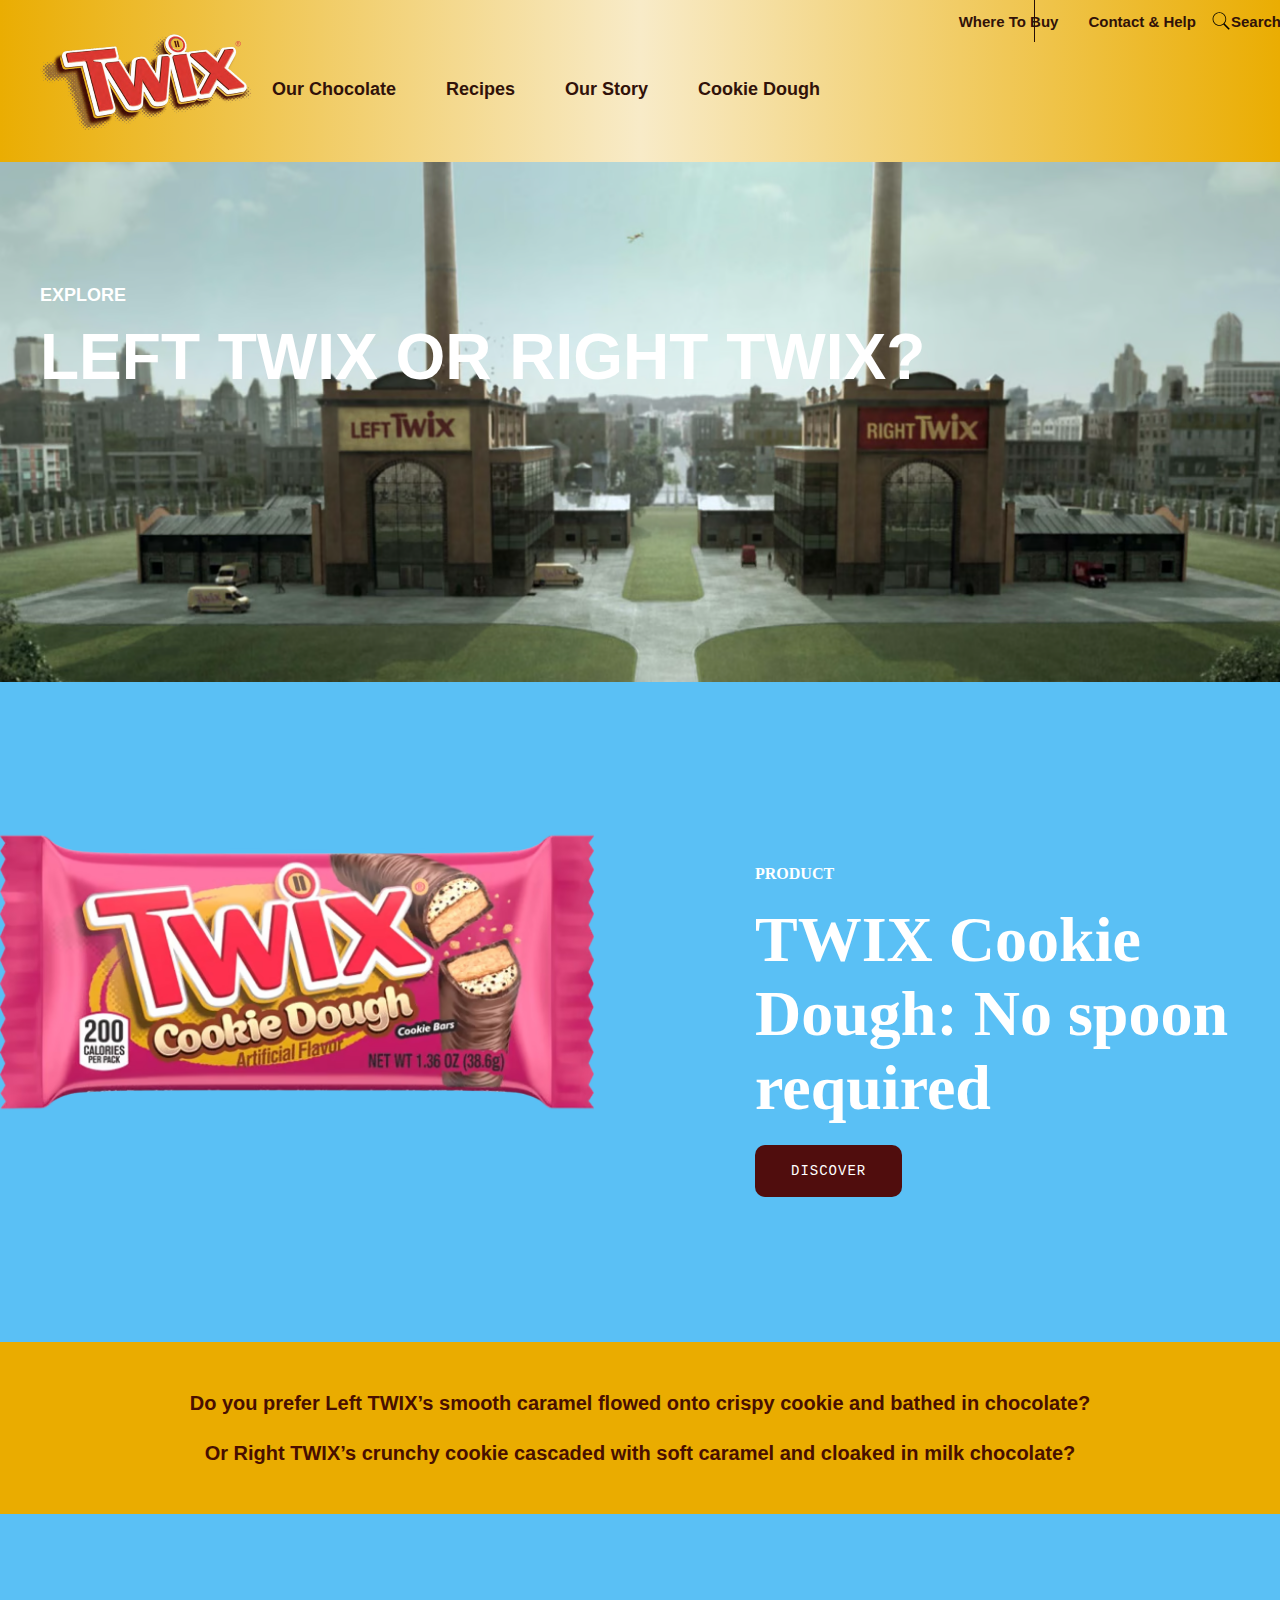
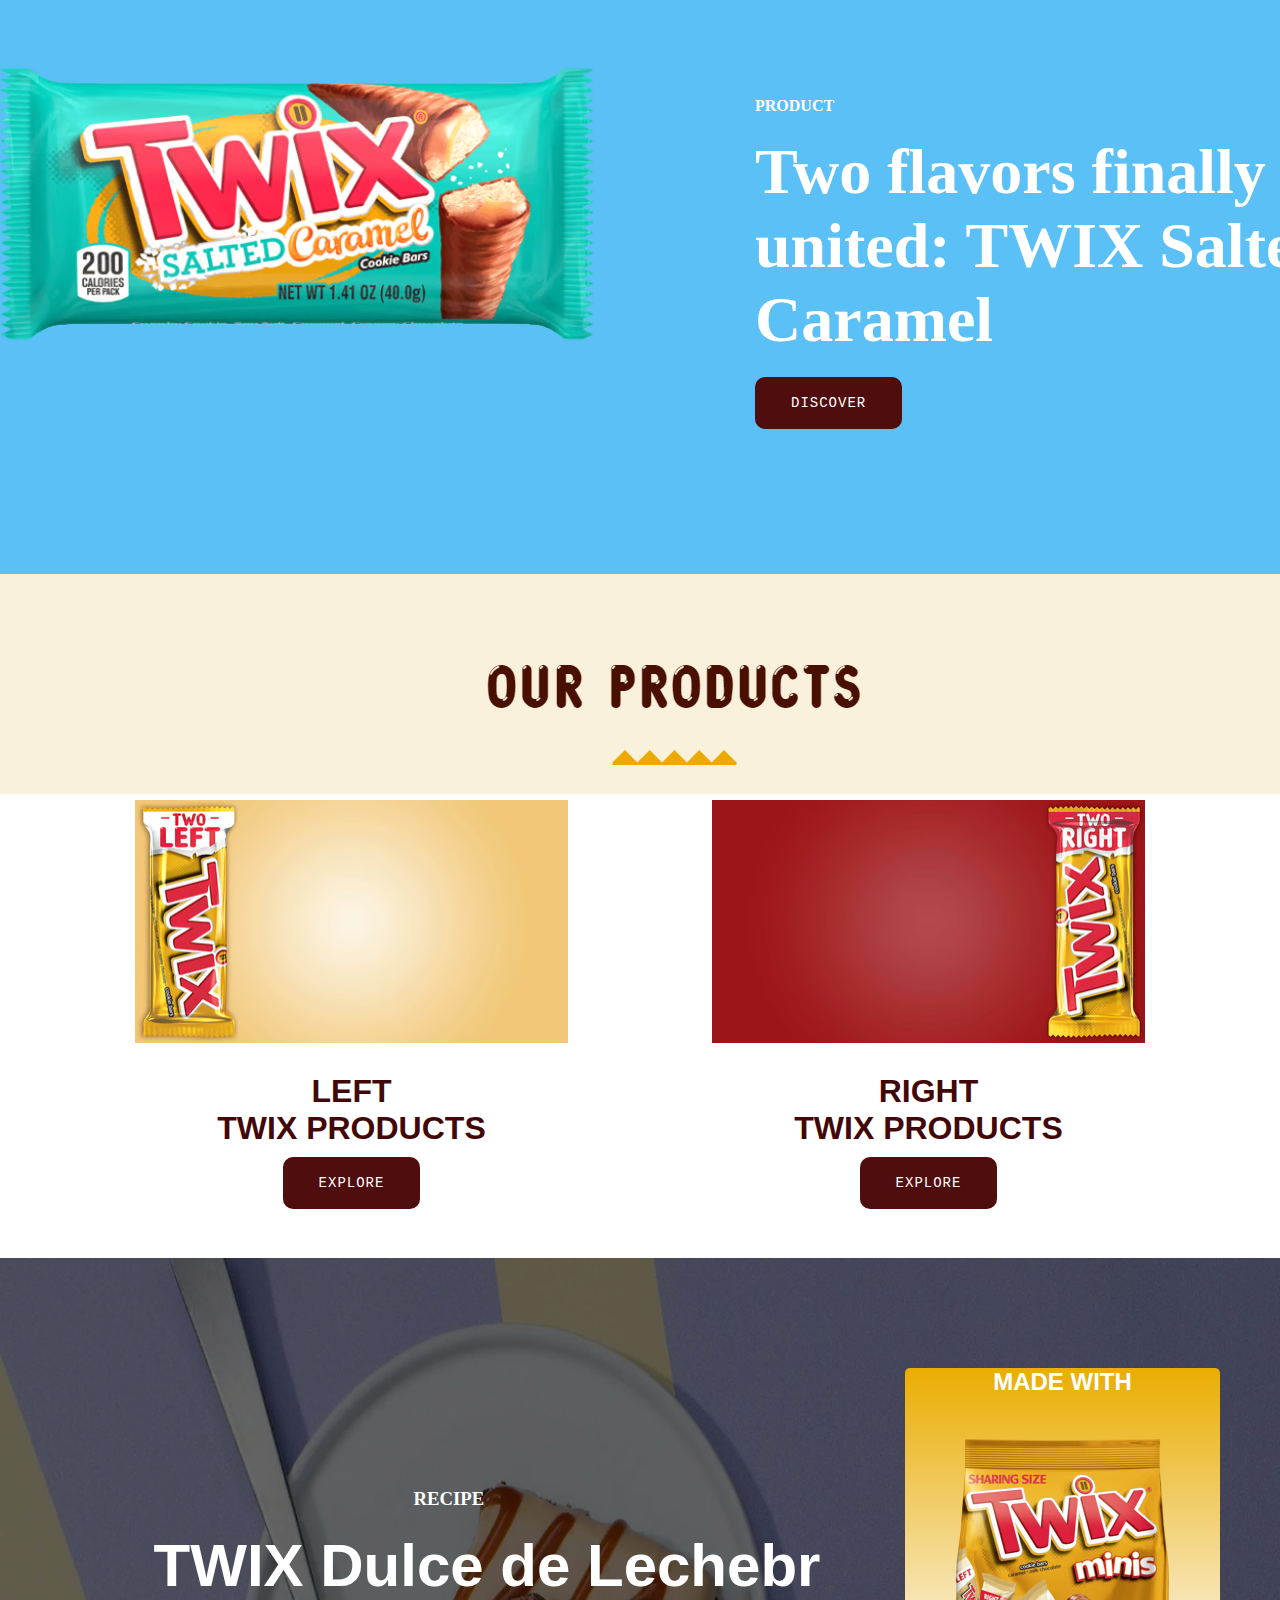
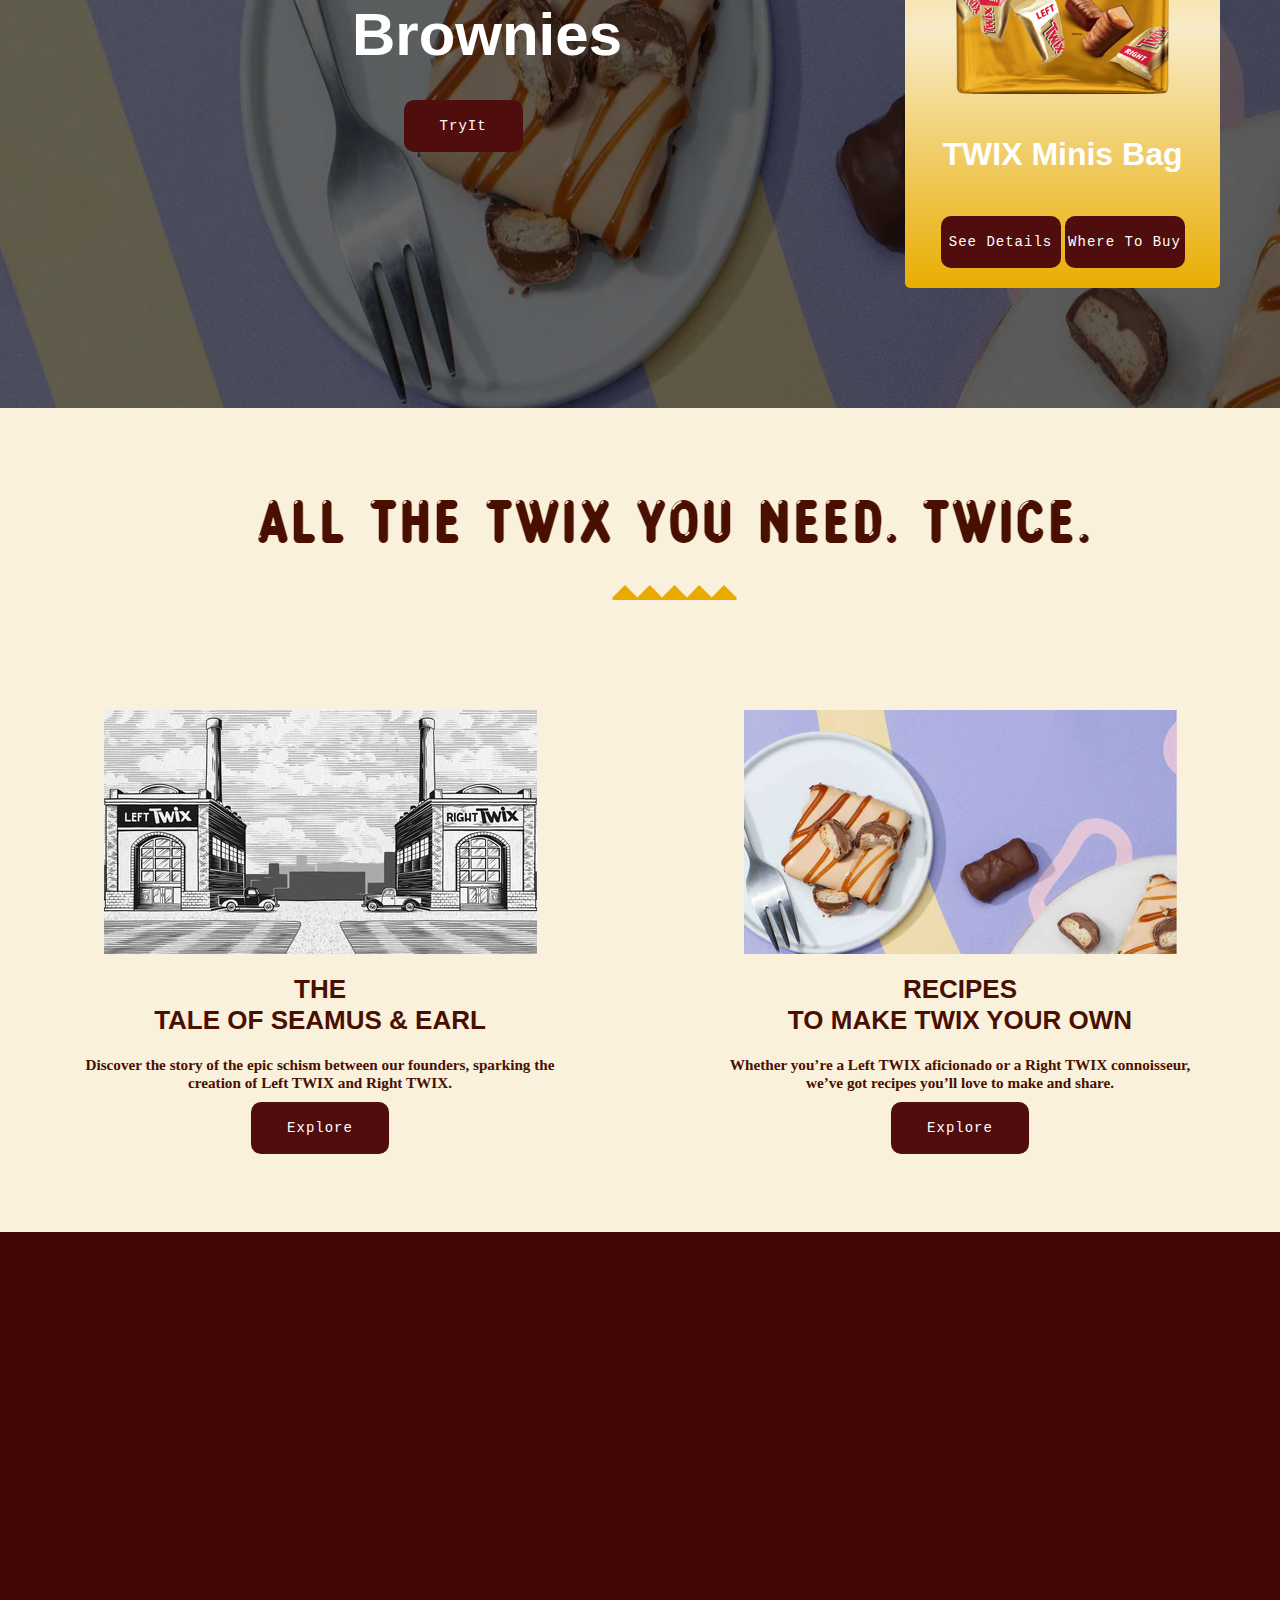
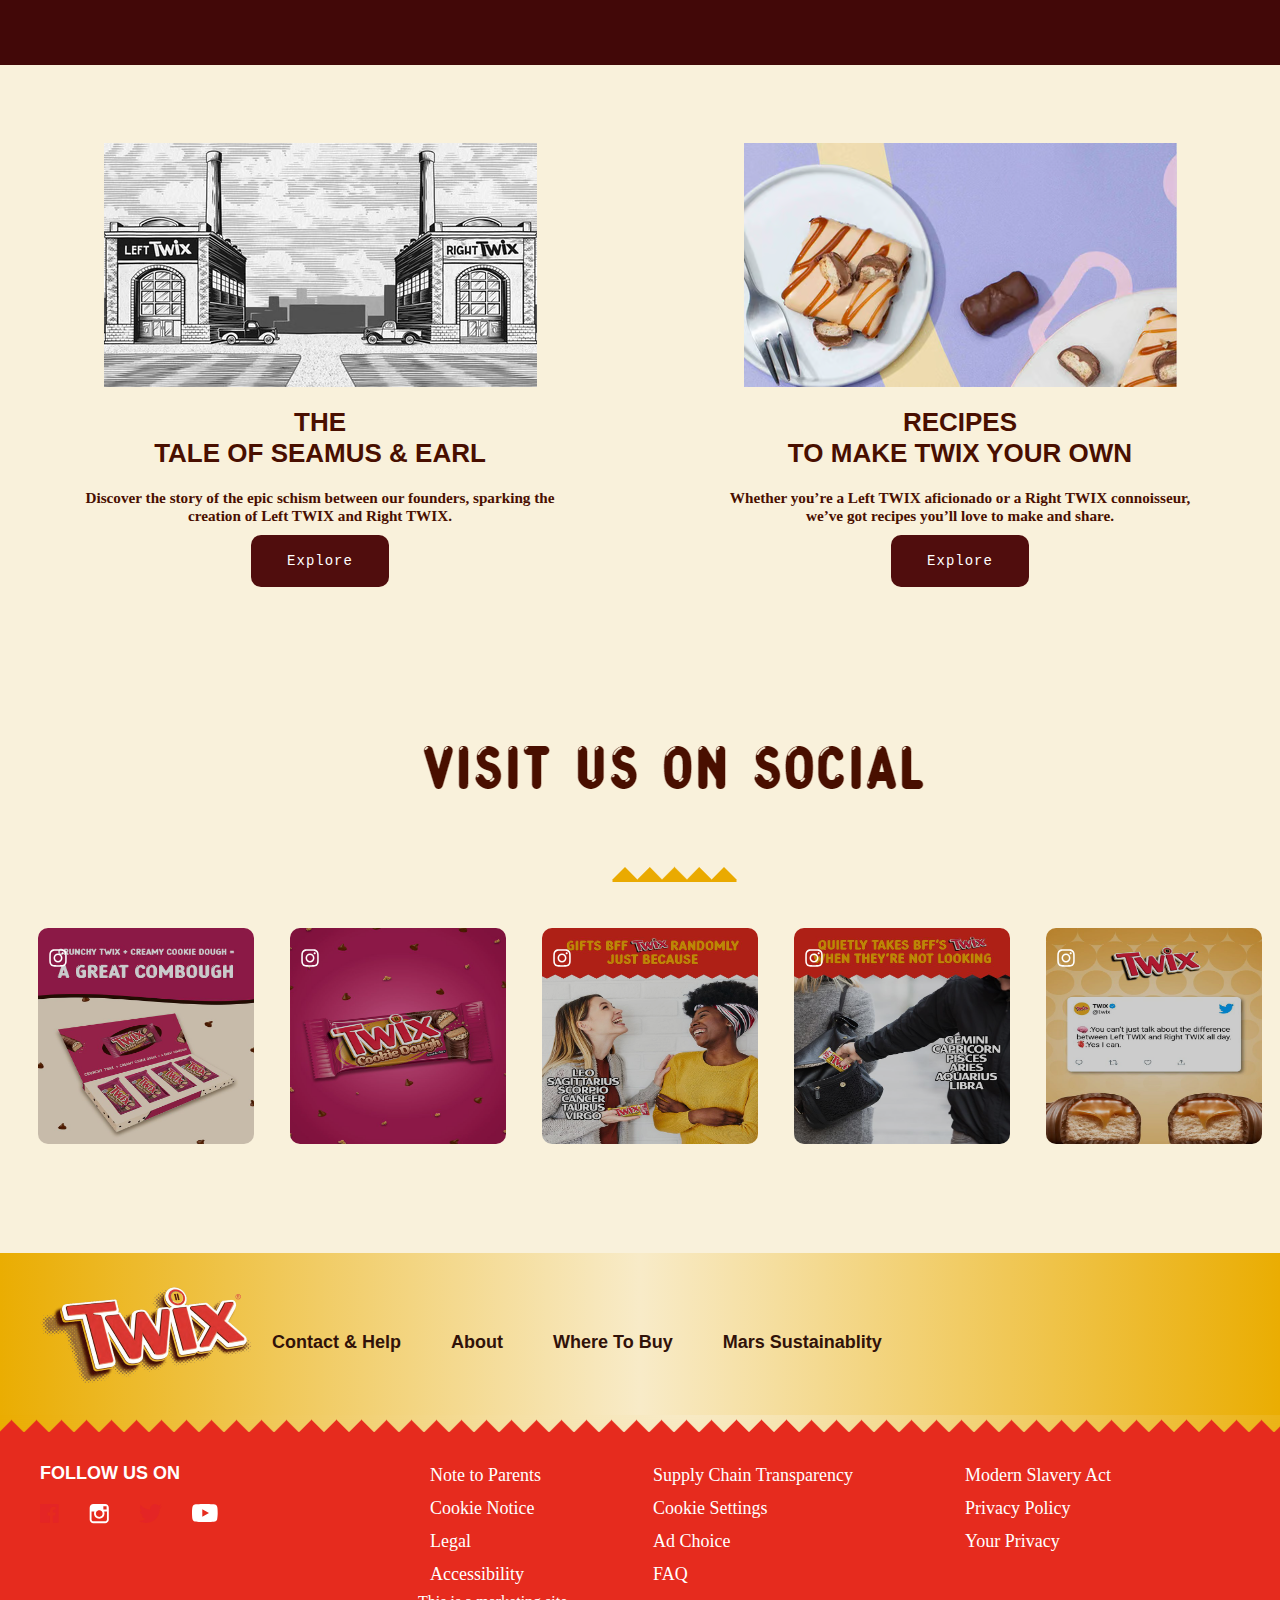
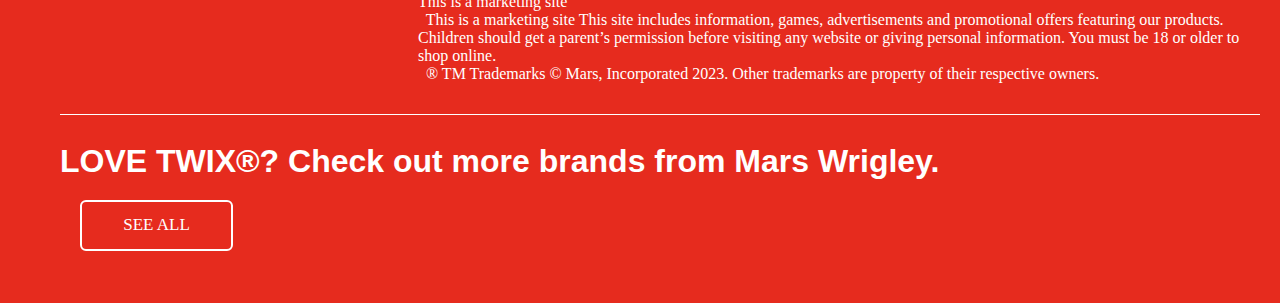
<file: index.html>
<!DOCTYPE html>
<html lang="en">
<head>
    <meta charset="UTF-8">
    <meta name="viewport" content="width=device-width, initial-scale=1.0">
    <link rel="stylesheet" href="style.css">
    <meta name="twitter:image" content="https://www.twix.com/sites/g/files/fnmzdf236/files/2021-02/Homepage_Header_Placeholder.jpg">
    <link rel="icon" href="/images/Twix_Logo.png" type="image/vnd.microsoft.icon">
    <title>Are You Left TWIX® or Right TWIX®? Choose A Side</title>
</head>
<body>
    <div class="nav" id="bgg">
        <div class="logo">
            <img src="./images/Twix_Logo.png" alt="">
        </div>
        <div class="nav-items">
            <div class="nav-items-sub">
                <div class="nav-items-sub-where-to">
                    <h2>Where To Buy</h2>
                    <div class="v-line">

                    </div>
                    <h2>Contact & Help</h2>

                    <div class="s-p">
                        <svg xmlns="http://www.w3.org/2000/svg" x="0px" y="0px" width="100" height="100" viewBox="0 0 50 50">
                            <path d="M 21 3 C 11.621094 3 4 10.621094 4 20 C 4 29.378906 11.621094 37 21 37 C 24.710938 37 28.140625 35.804688 30.9375 33.78125 L 44.09375 46.90625 L 46.90625 44.09375 L 33.90625 31.0625 C 36.460938 28.085938 38 24.222656 38 20 C 38 10.621094 30.378906 3 21 3 Z M 21 5 C 29.296875 5 36 11.703125 36 20 C 36 28.296875 29.296875 35 21 35 C 12.703125 35 6 28.296875 6 20 C 6 11.703125 12.703125 5 21 5 Z"></path>
                            </svg>
                      <h2>Search</h2>
                    </div>
                </div>
                <div class="nav-items-sub-our-choco">
                    <h2>Our Chocolate</h2>
                    <h2>Recipes</h2>
                    <h2>Our Story</h2>
                    <h2>Cookie Dough</h2>
                </div>
            </div>
        </div>

    </div>

    <!-- home pic -->
    <div class="main-pic">
        <img src="./images/Homepage_Header_Placeholder.avif" alt="">
        <div class="text-main">
            <h3>EXPLORE</h3>
        <h1>LEFT TWIX OR RIGHT TWIX?</h1>
        </div>
    </div>


    <!-- hang -->
    <div class="hang-main">
        <div class="hang-main-in">
            <img src="./images/rdre2psmos5kyclnziu3.avif" alt="">
        </div>
        <div class="hang-main-in part2">
            <h4>PRODUCT</h4>
            <h2>TWIX Cookie <br>Dough: No spoon <br> required</h2>
            <button class="button_slide" type="button">DISCOVER</button>

        </div>

    </div>

        <div class="manja">
            <div class="manja-in">
                <h2>Do you prefer Left TWIX’s smooth caramel flowed onto crispy cookie and bathed in chocolate?</h2>
                <h2>Or Right TWIX’s crunchy cookie cascaded with soft caramel and cloaked in milk chocolate?</h2>
            </div>
        </div>



        <!-- 2 -->

        <div class="hang-main">
            <div class="hang-main-in">
                <img src="./images/2.avif" alt="">
            </div>
            <div class="hang-main-in part2">
                <h4>PRODUCT</h4>
                <h2>Two flavors finally <br> united: TWIX Salted <br>Caramel</h2>
                <button class="button_slide" type="button">DISCOVER</button>
    
            </div>
    
        </div>
        
        <div class="tot-div"> 
            <img src="./images/Dives.png" alt="">  
        </div>
    

        <div class="left-right">
            <div class="lf left">
                <img src="./images/pic1.avif" alt="" width="433px" height="243px">
                <h1>LEFT <br>
                    TWIX PRODUCTS</h1>
                    <button id="newb" class="button_slide" type="button">EXPLORE</button>
    
            </div>
            <div class="lf right">
                <img src="./images/pic2.avif" alt="" width="433px" height="243px">
                <h1>RIGHT <br>
                    TWIX PRODUCTS</h1>
                    <button id="newb" class="button_slide" type="button">EXPLORE</button>
            </div>
        </div>
    
        <!-- menu -->
        <div class="menu">
            <img id="newimg" src="./images/secondimu.avif" alt="">
            <div class="over">
                <h3>RECIPE</h3>
                <h1>TWIX Dulce de Lechebr <br> Brownies</h1>
                <button id="newb" class="button_slide" type="button">TryIt</button>
            </div>
            <div class="over-2">
                <h2>MADE WITH</h2>
                <img src="./images/pack.avif" alt="">
                <h1>TWIX Minis Bag</h1>
                <div class="buttons1" >
                    <button  type="button">See Details</button>
                    <button type="button">Where To Buy</button>
                </div>
            </div>

        </div>

        <div class="cutt">
            <img src="./images/cutt.png" alt="">
        </div>


        <!-- the tales -->

        <div class="new-div">
            <div class="new-div-sub">
                <img src="./images/Factories.avif" alt="">
                <h1>THE <br>
                    TALE OF SEAMUS & EARL</h1>
                    <h3>Discover the story of the epic schism between our founders, sparking the creation of Left TWIX and Right TWIX.</h3>
                    <button  class="button_slide" type="button">Explore</button>
            </div>

            <div class="new-div-sub">
                <img src="./images/factory-twix.avif" alt="">
                <h1>RECIPES <br>
                    TO MAKE TWIX YOUR OWN</h1>
                    <h3>Whether you’re a Left TWIX aficionado or a Right TWIX connoisseur, we’ve got recipes you’ll love to make and share.</h3>
                    <button  class="button_slide" type="button">Explore</button>
            </div>
        </div>

        <!-- parallax -->
        <div class="parallax">

        </div>


        <div class="new-div">
            <div class="new-div-sub">
                <img src="./images/Factories.avif" alt="">
                <h1>THE <br>
                    TALE OF SEAMUS & EARL</h1>
                    <h3>Discover the story of the epic schism between our founders, sparking the creation of Left TWIX and Right TWIX.</h3>
                    <button  class="button_slide" type="button">Explore</button>
            </div>

            <div class="new-div-sub">
                <img src="./images/factory-twix.avif" alt="">
                <h1>RECIPES <br>
                    TO MAKE TWIX YOUR OWN</h1>
                    <h3>Whether you’re a Left TWIX aficionado or a Right TWIX connoisseur, we’ve got recipes you’ll love to make and share.</h3>
                    <button  class="button_slide" type="button">Explore</button>
            </div>
        </div>
        <div>
            <img src="./images/Vsit Us.png" alt="">
        </div>

        <!-- isntapost -->

        <div class="instaposts">
            <div class="total-inst">
                <div class="container-inst">
                    <img src="./images/in1.jpg" alt="" height="216px" width="216px">
                    <svg xmlns="http://www.w3.org/2000/svg" viewBox="0 0 448 512" class=""><path d="M224.1 141c-63.6 0-114.9 51.3-114.9 114.9s51.3 114.9 114.9 114.9S339 319.5 339 255.9 287.7 141 224.1 141zm0 189.6c-41.1 0-74.7-33.5-74.7-74.7s33.5-74.7 74.7-74.7 74.7 33.5 74.7 74.7-33.6 74.7-74.7 74.7zm146.4-194.3c0 14.9-12 26.8-26.8 26.8-14.9 0-26.8-12-26.8-26.8s12-26.8 26.8-26.8 26.8 12 26.8 26.8zm76.1 27.2c-1.7-35.9-9.9-67.7-36.2-93.9-26.2-26.2-58-34.4-93.9-36.2-37-2.1-147.9-2.1-184.9 0-35.8 1.7-67.6 9.9-93.9 36.1s-34.4 58-36.2 93.9c-2.1 37-2.1 147.9 0 184.9 1.7 35.9 9.9 67.7 36.2 93.9s58 34.4 93.9 36.2c37 2.1 147.9 2.1 184.9 0 35.9-1.7 67.7-9.9 93.9-36.2 26.2-26.2 34.4-58 36.2-93.9 2.1-37 2.1-147.8 0-184.8zM398.8 388c-7.8 19.6-22.9 34.7-42.6 42.6-29.5 11.7-99.5 9-132.1 9s-102.7 2.6-132.1-9c-19.6-7.8-34.7-22.9-42.6-42.6-11.7-29.5-9-99.5-9-132.1s-2.6-102.7 9-132.1c7.8-19.6 22.9-34.7 42.6-42.6 29.5-11.7 99.5-9 132.1-9s102.7-2.6 132.1 9c19.6 7.8 34.7 22.9 42.6 42.6 11.7 29.5 9 99.5 9 132.1s2.7 102.7-9 132.1z" class=""></path></svg>
                </div>

                <div class="container-inst">
                    <img src="./images/in2.jpg" alt="" height="216px" width="216px">
                    <svg xmlns="http://www.w3.org/2000/svg" viewBox="0 0 448 512" class=""><path d="M224.1 141c-63.6 0-114.9 51.3-114.9 114.9s51.3 114.9 114.9 114.9S339 319.5 339 255.9 287.7 141 224.1 141zm0 189.6c-41.1 0-74.7-33.5-74.7-74.7s33.5-74.7 74.7-74.7 74.7 33.5 74.7 74.7-33.6 74.7-74.7 74.7zm146.4-194.3c0 14.9-12 26.8-26.8 26.8-14.9 0-26.8-12-26.8-26.8s12-26.8 26.8-26.8 26.8 12 26.8 26.8zm76.1 27.2c-1.7-35.9-9.9-67.7-36.2-93.9-26.2-26.2-58-34.4-93.9-36.2-37-2.1-147.9-2.1-184.9 0-35.8 1.7-67.6 9.9-93.9 36.1s-34.4 58-36.2 93.9c-2.1 37-2.1 147.9 0 184.9 1.7 35.9 9.9 67.7 36.2 93.9s58 34.4 93.9 36.2c37 2.1 147.9 2.1 184.9 0 35.9-1.7 67.7-9.9 93.9-36.2 26.2-26.2 34.4-58 36.2-93.9 2.1-37 2.1-147.8 0-184.8zM398.8 388c-7.8 19.6-22.9 34.7-42.6 42.6-29.5 11.7-99.5 9-132.1 9s-102.7 2.6-132.1-9c-19.6-7.8-34.7-22.9-42.6-42.6-11.7-29.5-9-99.5-9-132.1s-2.6-102.7 9-132.1c7.8-19.6 22.9-34.7 42.6-42.6 29.5-11.7 99.5-9 132.1-9s102.7-2.6 132.1 9c19.6 7.8 34.7 22.9 42.6 42.6 11.7 29.5 9 99.5 9 132.1s2.7 102.7-9 132.1z" class=""></path></svg>
                </div>

                <div class="container-inst">
                    <img src="./images/in3.jpg" alt="" height="216px" width="216px">
                    <svg xmlns="http://www.w3.org/2000/svg" viewBox="0 0 448 512" class=""><path d="M224.1 141c-63.6 0-114.9 51.3-114.9 114.9s51.3 114.9 114.9 114.9S339 319.5 339 255.9 287.7 141 224.1 141zm0 189.6c-41.1 0-74.7-33.5-74.7-74.7s33.5-74.7 74.7-74.7 74.7 33.5 74.7 74.7-33.6 74.7-74.7 74.7zm146.4-194.3c0 14.9-12 26.8-26.8 26.8-14.9 0-26.8-12-26.8-26.8s12-26.8 26.8-26.8 26.8 12 26.8 26.8zm76.1 27.2c-1.7-35.9-9.9-67.7-36.2-93.9-26.2-26.2-58-34.4-93.9-36.2-37-2.1-147.9-2.1-184.9 0-35.8 1.7-67.6 9.9-93.9 36.1s-34.4 58-36.2 93.9c-2.1 37-2.1 147.9 0 184.9 1.7 35.9 9.9 67.7 36.2 93.9s58 34.4 93.9 36.2c37 2.1 147.9 2.1 184.9 0 35.9-1.7 67.7-9.9 93.9-36.2 26.2-26.2 34.4-58 36.2-93.9 2.1-37 2.1-147.8 0-184.8zM398.8 388c-7.8 19.6-22.9 34.7-42.6 42.6-29.5 11.7-99.5 9-132.1 9s-102.7 2.6-132.1-9c-19.6-7.8-34.7-22.9-42.6-42.6-11.7-29.5-9-99.5-9-132.1s-2.6-102.7 9-132.1c7.8-19.6 22.9-34.7 42.6-42.6 29.5-11.7 99.5-9 132.1-9s102.7-2.6 132.1 9c19.6 7.8 34.7 22.9 42.6 42.6 11.7 29.5 9 99.5 9 132.1s2.7 102.7-9 132.1z" class=""></path></svg>
                </div>


                <div class="container-inst">
                    <img src="./images/in4.jpg" alt="" height="216px" width="216px">
                    <svg xmlns="http://www.w3.org/2000/svg" viewBox="0 0 448 512" class=""><path d="M224.1 141c-63.6 0-114.9 51.3-114.9 114.9s51.3 114.9 114.9 114.9S339 319.5 339 255.9 287.7 141 224.1 141zm0 189.6c-41.1 0-74.7-33.5-74.7-74.7s33.5-74.7 74.7-74.7 74.7 33.5 74.7 74.7-33.6 74.7-74.7 74.7zm146.4-194.3c0 14.9-12 26.8-26.8 26.8-14.9 0-26.8-12-26.8-26.8s12-26.8 26.8-26.8 26.8 12 26.8 26.8zm76.1 27.2c-1.7-35.9-9.9-67.7-36.2-93.9-26.2-26.2-58-34.4-93.9-36.2-37-2.1-147.9-2.1-184.9 0-35.8 1.7-67.6 9.9-93.9 36.1s-34.4 58-36.2 93.9c-2.1 37-2.1 147.9 0 184.9 1.7 35.9 9.9 67.7 36.2 93.9s58 34.4 93.9 36.2c37 2.1 147.9 2.1 184.9 0 35.9-1.7 67.7-9.9 93.9-36.2 26.2-26.2 34.4-58 36.2-93.9 2.1-37 2.1-147.8 0-184.8zM398.8 388c-7.8 19.6-22.9 34.7-42.6 42.6-29.5 11.7-99.5 9-132.1 9s-102.7 2.6-132.1-9c-19.6-7.8-34.7-22.9-42.6-42.6-11.7-29.5-9-99.5-9-132.1s-2.6-102.7 9-132.1c7.8-19.6 22.9-34.7 42.6-42.6 29.5-11.7 99.5-9 132.1-9s102.7-2.6 132.1 9c19.6 7.8 34.7 22.9 42.6 42.6 11.7 29.5 9 99.5 9 132.1s2.7 102.7-9 132.1z" class=""></path></svg>
                </div>

                <div class="container-inst">
                    <img src="./images/in5.jpg" alt="" height="216px" width="216px">
                    <svg xmlns="http://www.w3.org/2000/svg" viewBox="0 0 448 512" class=""><path d="M224.1 141c-63.6 0-114.9 51.3-114.9 114.9s51.3 114.9 114.9 114.9S339 319.5 339 255.9 287.7 141 224.1 141zm0 189.6c-41.1 0-74.7-33.5-74.7-74.7s33.5-74.7 74.7-74.7 74.7 33.5 74.7 74.7-33.6 74.7-74.7 74.7zm146.4-194.3c0 14.9-12 26.8-26.8 26.8-14.9 0-26.8-12-26.8-26.8s12-26.8 26.8-26.8 26.8 12 26.8 26.8zm76.1 27.2c-1.7-35.9-9.9-67.7-36.2-93.9-26.2-26.2-58-34.4-93.9-36.2-37-2.1-147.9-2.1-184.9 0-35.8 1.7-67.6 9.9-93.9 36.1s-34.4 58-36.2 93.9c-2.1 37-2.1 147.9 0 184.9 1.7 35.9 9.9 67.7 36.2 93.9s58 34.4 93.9 36.2c37 2.1 147.9 2.1 184.9 0 35.9-1.7 67.7-9.9 93.9-36.2 26.2-26.2 34.4-58 36.2-93.9 2.1-37 2.1-147.8 0-184.8zM398.8 388c-7.8 19.6-22.9 34.7-42.6 42.6-29.5 11.7-99.5 9-132.1 9s-102.7 2.6-132.1-9c-19.6-7.8-34.7-22.9-42.6-42.6-11.7-29.5-9-99.5-9-132.1s-2.6-102.7 9-132.1c7.8-19.6 22.9-34.7 42.6-42.6 29.5-11.7 99.5-9 132.1-9s102.7-2.6 132.1 9c19.6 7.8 34.7 22.9 42.6 42.6 11.7 29.5 9 99.5 9 132.1s2.7 102.7-9 132.1z" class=""></path></svg>
                </div>
                







            </div>

        </div>



        <div class="nav" id="bgg">
            <div class="logo">
                <img src="./images/Twix_Logo.png" alt="">
            </div>
            <div class="nav-items">
                <div class="nav-items-sub">
                    <div class="nav-items-sub-where-to">
                        <h2></h2>
                        <div class="v-line">
    
                        </div>
                        <h2></h2>
    
                        <div class="s-p">
                            <!-- <svg xmlns="http://www.w3.org/2000/svg" x="0px" y="0px" width="100" height="100" viewBox="0 0 50 50"> -->
                                <path d="M 21 3 C 11.621094 3 4 10.621094 4 20 C 4 29.378906 11.621094 37 21 37 C 24.710938 37 28.140625 35.804688 30.9375 33.78125 L 44.09375 46.90625 L 46.90625 44.09375 L 33.90625 31.0625 C 36.460938 28.085938 38 24.222656 38 20 C 38 10.621094 30.378906 3 21 3 Z M 21 5 C 29.296875 5 36 11.703125 36 20 C 36 28.296875 29.296875 35 21 35 C 12.703125 35 6 28.296875 6 20 C 6 11.703125 12.703125 5 21 5 Z"></path>
                                </svg>
                          <h2></h2>
                        </div>
                    </div>
                    <div class="nav-items-sub-our-choco">
                        <h2>Contact & Help</h2>
                        <h2>About</h2>
                        <h2>Where To Buy</h2>
                        <h2>Mars Sustainablity</h2>
                    </div>
                </div>
            </div>
    
        </div>

            <div class="rect">
                <img src="./images/rect.png" alt="">
            </div>
    

            <div class="footer">
                <div class="followus">
                    <h1>FOLLOW US ON</h1>
                    <div class="socials">
                        <svg width="19" height="19" viewBox="0 0 19 19" fill="none" xmlns="http://www.w3.org/2000/svg" class="">
                            <path fill-rule="evenodd" clip-rule="evenodd" d="M18.6667 17.636C18.6667 18.205 18.2055 18.6667 17.6365 18.6667H12.8797V11.4379H15.3062L15.6697 8.62098H12.8797V6.82204C12.8797 6.00646 13.1065 5.45072 14.276 5.45072L15.7679 5.45021V2.93027C15.5095 2.8962 14.6243 2.81942 13.5941 2.81942C11.4433 2.81942 9.97071 4.13227 9.97071 6.5434V8.62098H7.53816V11.4379H9.97071V18.6667H1.03017C0.461188 18.6667 0 18.205 0 17.636V1.03065C0 0.461175 0.461188 0 1.03017 0H17.6365C18.2055 0 18.6667 0.461175 18.6667 1.03065V17.636Z" fill="#E42525" class="st-current"></path>
                            </svg>

                            <svg width="20" height="20" viewBox="0 0 20 20" fill="none" xmlns="http://www.w3.org/2000/svg" class="">
                                <path fill-rule="evenodd" clip-rule="evenodd" d="M16.1149 0H4.37883C2.34071 0 0.681641 1.65794 0.681641 3.69719V15.4332C0.681641 17.4725 2.34071 19.1304 4.37883 19.1304H16.1149C18.153 19.1304 19.8121 17.4725 19.8121 15.4332V3.69719C19.8121 1.65794 18.153 0 16.1149 0ZM17.1757 2.20572L17.5986 2.20347V5.44624L14.3659 5.45636L14.3547 2.21359L17.1757 2.20572ZM7.51793 7.60135C8.12981 6.75326 9.12413 6.19761 10.2478 6.19761C11.3715 6.19761 12.3658 6.75326 12.9777 7.60135C13.377 8.15475 13.6154 8.83187 13.6154 9.56523C13.6154 11.4211 12.1048 12.9317 10.2478 12.9317C8.39189 12.9317 6.8813 11.4211 6.8813 9.56523C6.8813 8.83187 7.11975 8.15475 7.51793 7.60135ZM17.9478 15.4333C17.9478 16.4444 17.1256 17.2667 16.1144 17.2667H4.37835C3.36716 17.2667 2.54494 16.4444 2.54494 15.4333V7.60135H5.40191C5.15445 8.20873 5.01611 8.87123 5.01611 9.56523C5.01611 12.4492 7.36242 14.7966 10.2464 14.7966C13.1315 14.7966 15.4778 12.4492 15.4778 9.56523C15.4778 8.87123 15.3372 8.20873 15.092 7.60135H17.9478V15.4333Z" fill="white" class="st-current"></path>
                                </svg>

                                <svg width="23" height="19" viewBox="0 0 23 19" fill="none" xmlns="http://www.w3.org/2000/svg" class="">
                                    <path fill-rule="evenodd" clip-rule="evenodd" d="M23 2.2423C22.1549 2.62262 21.245 2.87982 20.2905 2.99474C21.2652 2.40373 22.0131 1.46659 22.3655 0.350231C21.4529 0.897466 20.4444 1.29558 19.3671 1.509C18.5085 0.580069 17.2814 0 15.9233 0C13.3191 0 11.2064 2.14106 11.2064 4.78147C11.2064 5.15632 11.2469 5.52023 11.3279 5.87046C7.40612 5.67072 3.92986 3.76908 1.6011 0.87284C1.19475 1.58151 0.962552 2.40373 0.962552 3.27931C0.962552 4.93743 1.7955 6.40128 3.06181 7.25907C2.28961 7.23582 1.5606 7.01829 0.923402 6.66259V6.72141C0.923402 9.03896 2.55016 10.9721 4.71016 11.4099C4.31461 11.522 3.89746 11.5781 3.46681 11.5781C3.16306 11.5781 2.86606 11.5494 2.57851 11.4933C3.17926 13.3922 4.92076 14.7753 6.98627 14.8123C5.37166 16.0956 3.33586 16.8603 1.1259 16.8603C0.745202 16.8603 0.368551 16.8384 0 16.7946C2.08845 18.1491 4.56976 18.9412 7.23332 18.9412C15.9138 18.9412 20.6591 11.6561 20.6591 5.33691C20.6591 5.12896 20.655 4.92101 20.6469 4.71717C21.569 4.0427 22.3695 3.20133 23 2.2423Z" fill="#E42525" class="st-current"></path>
                                    </svg>

                                    <svg width="26" height="18" viewBox="0 0 26 18" fill="none" xmlns="http://www.w3.org/2000/svg" class="st-current">
<path d="M25.1788 2.81647C24.8824 1.71529 24.0141 0.847059 22.9129 0.550588C20.9012 0 12.8541 0 12.8541 0C12.8541 0 4.80706 0 2.7953 0.529412C1.71529 0.825882 0.825883 1.71529 0.529412 2.81647C0 4.82824 0 9 0 9C0 9 0 13.1929 0.529412 15.1835C0.825883 16.2847 1.69412 17.1529 2.7953 17.4494C4.82824 18 12.8541 18 12.8541 18C12.8541 18 20.9012 18 22.9129 17.4706C24.0141 17.1741 24.8824 16.3059 25.1788 15.2047C25.7082 13.1929 25.7082 9.02118 25.7082 9.02118C25.7082 9.02118 25.7294 4.82824 25.1788 2.81647ZM10.2918 12.8541V5.14588L16.9835 9L10.2918 12.8541Z" fill="white" class=""></path>
</svg>

                    </div>
                </div>
                <div class="note">
                    <table>
                        <tr>
                            <td>Note to Parents</td>
                            <td>Supply Chain Transparency</td>
                            <td>Modern Slavery Act</td>
                        </tr>

                        <tr>
                            <td>Cookie Notice</td>
                            <td>
                                Cookie Settings</td>
                            <td>
                                Privacy Policy</td>
                        </tr>

                        <tr>
                            <td>Legal</td>
                            <td>Ad Choice</td>
                            <td>Your Privacy</td>
                        </tr>

                        <tr>
                            <td>Accessibility</td>
                            <td>
                                FAQ</td>
                        </tr>
                    </table>
                </div>
                <div class="freespace"></div>
                <div class="market">
                    <p>This is a marketing site <br> &nbsp;

                        This is a marketing site This site includes information, games, advertisements and promotional offers featuring our products. Children should get a parent’s permission before visiting any website or giving personal information. You must be 18 or older to shop online.
                        <br> &nbsp;
                        ® TM Trademarks © Mars, Incorporated 2023. Other trademarks are property of their respective owners.</p>
                </div>
                <div class="line">
                    
                <div class="end-footer">
                    <h1>LOVE TWIX®? Check out more brands from Mars Wrigley.</h1>
                    <button type="button">SEE ALL</button>
                </div>
                </div>
            </div>
            


















    
</body>
</html>
</file>
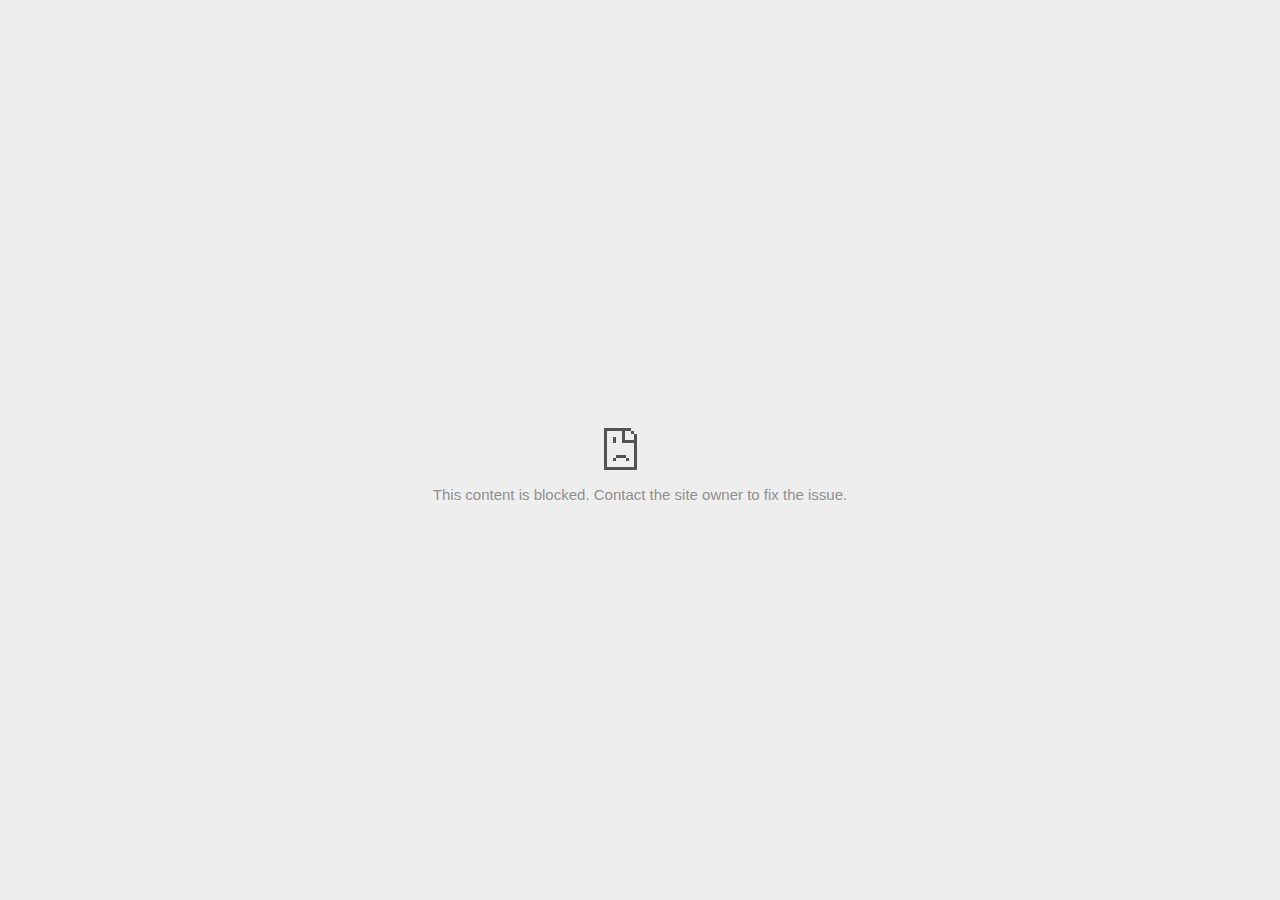
<file: images/in6_files/activityi(1).html>
<!DOCTYPE html>
<!-- saved from url=(0029)chrome-error://chromewebdata/ -->
<html dir="ltr" lang="en" subframe=""><head><meta http-equiv="Content-Type" content="text/html; charset=UTF-8">
  
  <meta name="color-scheme" content="light dark">
  <meta name="theme-color" content="#fff">
  <meta name="viewport" content="width=device-width, initial-scale=1.0,
                                 maximum-scale=1.0, user-scalable=no">
  <title>td.doubleclick.net</title>
  <style>/* Copyright 2017 The Chromium Authors
 * Use of this source code is governed by a BSD-style license that can be
 * found in the LICENSE file. */

a {
  color: var(--link-color);
}

body {
  --background-color: #fff;
  --error-code-color: var(--google-gray-700);
  --google-blue-100: rgb(210, 227, 252);
  --google-blue-300: rgb(138, 180, 248);
  --google-blue-600: rgb(26, 115, 232);
  --google-blue-700: rgb(25, 103, 210);
  --google-gray-100: rgb(241, 243, 244);
  --google-gray-300: rgb(218, 220, 224);
  --google-gray-500: rgb(154, 160, 166);
  --google-gray-50: rgb(248, 249, 250);
  --google-gray-600: rgb(128, 134, 139);
  --google-gray-700: rgb(95, 99, 104);
  --google-gray-800: rgb(60, 64, 67);
  --google-gray-900: rgb(32, 33, 36);
  --heading-color: var(--google-gray-900);
  --link-color: rgb(88, 88, 88);
  --popup-container-background-color: rgba(0,0,0,.65);
  --primary-button-fill-color-active: var(--google-blue-700);
  --primary-button-fill-color: var(--google-blue-600);
  --primary-button-text-color: #fff;
  --quiet-background-color: rgb(247, 247, 247);
  --secondary-button-border-color: var(--google-gray-500);
  --secondary-button-fill-color: #fff;
  --secondary-button-hover-border-color: var(--google-gray-600);
  --secondary-button-hover-fill-color: var(--google-gray-50);
  --secondary-button-text-color: var(--google-gray-700);
  --small-link-color: var(--google-gray-700);
  --text-color: var(--google-gray-700);
  background: var(--background-color);
  color: var(--text-color);
  word-wrap: break-word;
}

.nav-wrapper .secondary-button {
  background: var(--secondary-button-fill-color);
  border: 1px solid var(--secondary-button-border-color);
  color: var(--secondary-button-text-color);
  float: none;
  margin: 0;
  padding: 8px 16px;
}

.hidden {
  display: none;
}

html {
  -webkit-text-size-adjust: 100%;
  font-size: 125%;
}

.icon {
  background-repeat: no-repeat;
  background-size: 100%;
}

@media (prefers-color-scheme: dark) {
  body {
    --background-color: var(--google-gray-900);
    --error-code-color: var(--google-gray-500);
    --heading-color: var(--google-gray-500);
    --link-color: var(--google-blue-300);
    --primary-button-fill-color-active: rgb(129, 162, 208);
    --primary-button-fill-color: var(--google-blue-300);
    --primary-button-text-color: var(--google-gray-900);
    --quiet-background-color: var(--background-color);
    --secondary-button-border-color: var(--google-gray-700);
    --secondary-button-fill-color: var(--google-gray-900);
    --secondary-button-hover-fill-color: rgb(48, 51, 57);
    --secondary-button-text-color: var(--google-blue-300);
    --small-link-color: var(--google-blue-300);
    --text-color: var(--google-gray-500);
  }
}
</style>
  <style>/* Copyright 2014 The Chromium Authors
   Use of this source code is governed by a BSD-style license that can be
   found in the LICENSE file. */

button {
  border: 0;
  border-radius: 4px;
  box-sizing: border-box;
  color: var(--primary-button-text-color);
  cursor: pointer;
  float: right;
  font-size: .875em;
  margin: 0;
  padding: 8px 16px;
  transition: box-shadow 150ms cubic-bezier(0.4, 0, 0.2, 1);
  user-select: none;
}

[dir='rtl'] button {
  float: left;
}

.bad-clock button,
.captive-portal button,
.https-only button,
.insecure-form button,
.lookalike-url button,
.main-frame-blocked button,
.neterror button,
.pdf button,
.ssl button,
.enterprise-block button,
.enterprise-warn button,
.safe-browsing-billing button {
  background: var(--primary-button-fill-color);
}

button:active {
  background: var(--primary-button-fill-color-active);
  outline: 0;
}

#debugging {
  display: inline;
  overflow: auto;
}

.debugging-content {
  line-height: 1em;
  margin-bottom: 0;
  margin-top: 1em;
}

.debugging-content-fixed-width {
  display: block;
  font-family: monospace;
  font-size: 1.2em;
  margin-top: 0.5em;
}

.debugging-title {
  font-weight: bold;
}

#details {
  margin: 0 0 50px;
}

#details p:not(:first-of-type) {
  margin-top: 20px;
}

.secondary-button:active {
  border-color: white;
  box-shadow: 0 1px 2px 0 rgba(60, 64, 67, .3),
      0 2px 6px 2px rgba(60, 64, 67, .15);
}

.secondary-button:hover {
  background: var(--secondary-button-hover-fill-color);
  border-color: var(--secondary-button-hover-border-color);
  text-decoration: none;
}

.error-code {
  color: var(--error-code-color);
  font-size: .8em;
  margin-top: 12px;
  text-transform: uppercase;
}

#error-debugging-info {
  font-size: 0.8em;
}

h1 {
  color: var(--heading-color);
  font-size: 1.6em;
  font-weight: normal;
  line-height: 1.25em;
  margin-bottom: 16px;
}

h2 {
  font-size: 1.2em;
  font-weight: normal;
}

.icon {
  height: 72px;
  margin: 0 0 40px;
  width: 72px;
}

input[type=checkbox] {
  opacity: 0;
}

input[type=checkbox]:focus ~ .checkbox::after {
  outline: -webkit-focus-ring-color auto 5px;
}

.interstitial-wrapper {
  box-sizing: border-box;
  font-size: 1em;
  line-height: 1.6em;
  margin: 14vh auto 0;
  max-width: 600px;
  width: 100%;
}

#main-message > p {
  display: inline;
}

#extended-reporting-opt-in {
  font-size: .875em;
  margin-top: 32px;
}

#extended-reporting-opt-in label {
  display: grid;
  grid-template-columns: 1.8em 1fr;
  position: relative;
}

#enhanced-protection-message {
  border-radius: 4px;
  font-size: 1em;
  margin-top: 32px;
  padding: 10px 5px;
}

#enhanced-protection-message label {
  display: grid;
  grid-template-columns: 2.5em 1fr;
  position: relative;
}

#enhanced-protection-message div {
  margin: 0.5em;
}

#enhanced-protection-message .icon {
  height: 1.5em;
  vertical-align: middle;
  width: 1.5em;
}

.nav-wrapper {
  margin-top: 51px;
}

.nav-wrapper::after {
  clear: both;
  content: '';
  display: table;
  width: 100%;
}

.small-link {
  color: var(--small-link-color);
  font-size: .875em;
}

.checkboxes {
  flex: 0 0 24px;
}

.checkbox {
  --padding: .9em;
  background: transparent;
  display: block;
  height: 1em;
  left: -1em;
  padding-inline-start: var(--padding);
  position: absolute;
  right: 0;
  top: -.5em;
  width: 1em;
}

.checkbox::after {
  border: 1px solid white;
  border-radius: 2px;
  content: '';
  height: 1em;
  left: var(--padding);
  position: absolute;
  top: var(--padding);
  width: 1em;
}

.checkbox::before {
  background: transparent;
  border: 2px solid white;
  border-inline-end-width: 0;
  border-top-width: 0;
  content: '';
  height: .2em;
  left: calc(.3em + var(--padding));
  opacity: 0;
  position: absolute;
  top: calc(.3em  + var(--padding));
  transform: rotate(-45deg);
  width: .5em;
}

input[type=checkbox]:checked ~ .checkbox::before {
  opacity: 1;
}

#recurrent-error-message {
  background: #ededed;
  border-radius: 4px;
  margin-bottom: 16px;
  margin-top: 12px;
  padding: 12px 16px;
}

.showing-recurrent-error-message #extended-reporting-opt-in {
  margin-top: 16px;
}

.showing-recurrent-error-message #enhanced-protection-message {
  margin-top: 16px;
}

@media (max-width: 700px) {
  .interstitial-wrapper {
    padding: 0 10%;
  }

  #error-debugging-info {
    overflow: auto;
  }
}

@media (max-width: 420px) {
  button,
  [dir='rtl'] button,
  .small-link {
    float: none;
    font-size: .825em;
    font-weight: 500;
    margin: 0;
    width: 100%;
  }

  button {
    padding: 16px 24px;
  }

  #details {
    margin: 20px 0 20px 0;
  }

  #details p:not(:first-of-type) {
    margin-top: 10px;
  }

  .secondary-button:not(.hidden) {
    display: block;
    margin-top: 20px;
    text-align: center;
    width: 100%;
  }

  .interstitial-wrapper {
    padding: 0 5%;
  }

  #extended-reporting-opt-in {
    margin-top: 24px;
  }

  #enhanced-protection-message {
    margin-top: 24px;
  }

  .nav-wrapper {
    margin-top: 30px;
  }
}

/**
 * Mobile specific styling.
 * Navigation buttons are anchored to the bottom of the screen.
 * Details message replaces the top content in its own scrollable area.
 */

@media (max-width: 420px) {
  .nav-wrapper .secondary-button {
    border: 0;
    margin: 16px 0 0;
    margin-inline-end: 0;
    padding-bottom: 16px;
    padding-top: 16px;
  }
}

/* Fixed nav. */
@media (min-width: 240px) and (max-width: 420px) and
       (min-height: 401px),
       (min-width: 421px) and (min-height: 240px) and
       (max-height: 560px) {
  body .nav-wrapper {
    background: var(--background-color);
    bottom: 0;
    box-shadow: 0 -12px 24px var(--background-color);
    left: 0;
    margin: 0 auto;
    max-width: 736px;
    padding-inline-end: 24px;
    padding-inline-start: 24px;
    position: fixed;
    right: 0;
    width: 100%;
    z-index: 2;
  }

  .interstitial-wrapper {
    max-width: 736px;
  }

  #details,
  #main-content {
    padding-bottom: 40px;
  }

  #details {
    padding-top: 5.5vh;
  }

  button.small-link {
    color: var(--google-blue-600);
  }
}

@media (max-width: 420px) and (orientation: portrait),
       (max-height: 560px) {
  body {
    margin: 0 auto;
  }

  button,
  [dir='rtl'] button,
  button.small-link,
  .nav-wrapper .secondary-button {
    font-family: Roboto-Regular,Helvetica;
    font-size: .933em;
    margin: 6px 0;
    transform: translatez(0);
  }

  .nav-wrapper {
    box-sizing: border-box;
    padding-bottom: 8px;
    width: 100%;
  }

  #details {
    box-sizing: border-box;
    height: auto;
    margin: 0;
    opacity: 1;
    transition: opacity 250ms cubic-bezier(0.4, 0, 0.2, 1);
  }

  #details.hidden,
  #main-content.hidden {
    height: 0;
    opacity: 0;
    overflow: hidden;
    padding-bottom: 0;
    transition: none;
  }

  h1 {
    font-size: 1.5em;
    margin-bottom: 8px;
  }

  .icon {
    margin-bottom: 5.69vh;
  }

  .interstitial-wrapper {
    box-sizing: border-box;
    margin: 7vh auto 12px;
    padding: 0 24px;
    position: relative;
  }

  .interstitial-wrapper p {
    font-size: .95em;
    line-height: 1.61em;
    margin-top: 8px;
  }

  #main-content {
    margin: 0;
    transition: opacity 100ms cubic-bezier(0.4, 0, 0.2, 1);
  }

  .small-link {
    border: 0;
  }

  .suggested-left > #control-buttons,
  .suggested-right > #control-buttons {
    float: none;
    margin: 0;
  }
}

@media (min-width: 421px) and (min-height: 500px) and (max-height: 560px) {
  .interstitial-wrapper {
    margin-top: 10vh;
  }
}

@media (min-height: 400px) and (orientation:portrait) {
  .interstitial-wrapper {
    margin-bottom: 145px;
  }
}

@media (min-height: 299px) {
  .nav-wrapper {
    padding-bottom: 16px;
  }
}

@media (max-height: 560px) and (min-height: 240px) and (orientation:landscape) {
  .extended-reporting-has-checkbox #details {
    padding-bottom: 80px;
  }
}

@media (min-height: 500px) and (max-height: 650px) and (max-width: 414px) and
       (orientation: portrait) {
  .interstitial-wrapper {
    margin-top: 7vh;
  }
}

@media (min-height: 650px) and (max-width: 414px) and (orientation: portrait) {
  .interstitial-wrapper {
    margin-top: 10vh;
  }
}

/* Small mobile screens. No fixed nav. */
@media (max-height: 400px) and (orientation: portrait),
       (max-height: 239px) and (orientation: landscape),
       (max-width: 419px) and (max-height: 399px) {
  .interstitial-wrapper {
    display: flex;
    flex-direction: column;
    margin-bottom: 0;
  }

  #details {
    flex: 1 1 auto;
    order: 0;
  }

  #main-content {
    flex: 1 1 auto;
    order: 0;
  }

  .nav-wrapper {
    flex: 0 1 auto;
    margin-top: 8px;
    order: 1;
    padding-inline-end: 0;
    padding-inline-start: 0;
    position: relative;
    width: 100%;
  }

  button,
  .nav-wrapper .secondary-button {
    padding: 16px 24px;
  }

  button.small-link {
    color: var(--google-blue-600);
  }
}

@media (max-width: 239px) and (orientation: portrait) {
  .nav-wrapper {
    padding-inline-end: 0;
    padding-inline-start: 0;
  }
}
</style>
  <style>/* Copyright 2013 The Chromium Authors
 * Use of this source code is governed by a BSD-style license that can be
 * found in the LICENSE file. */

/* Don't use the main frame div when the error is in a subframe. */
html[subframe] #main-frame-error {
  display: none;
}

/* Don't use the subframe error div when the error is in a main frame. */
html:not([subframe]) #sub-frame-error {
  display: none;
}

h1 {
  margin-top: 0;
  word-wrap: break-word;
}

h1 span {
  font-weight: 500;
}

a {
  text-decoration: none;
}

.icon {
  -webkit-user-select: none;
  display: inline-block;
}

.icon-generic {
  /* Can't access chrome://theme/IDR_ERROR_NETWORK_GENERIC from an untrusted
   * renderer process, so embed the resource manually. */
  content: -webkit-image-set(
      url([data-uri]) 1x,
      url([data-uri]) 2x);
}

.icon-info {
  content: -webkit-image-set(
      url([data-uri]) 1x,
      url([data-uri]) 2x);
}

.icon-offline {
  content: -webkit-image-set(
      url([data-uri]) 1x,
      url([data-uri]) 2x);
  position: relative;
}

.icon-disabled {
  content: -webkit-image-set(
      url([data-uri]) 1x,
      url([data-uri]) 2x);
  width: 112px;
}

.hidden {
  display: none;
}

#suggestions-list a {
  color: var(--google-blue-600);
}

#suggestions-list p {
  margin-block-end: 0;
}

#suggestions-list ul {
  margin-top: 0;
}

.single-suggestion {
  list-style-type: none;
  padding-inline-start: 0;
}

#error-information-button {
  content: url([data-uri]);
  height: 24px;
  vertical-align: -.15em;
  width: 24px;
}

.use-popup-container#error-information-popup-container
  #error-information-popup {
  align-items: center;
  background-color: var(--popup-container-background-color);
  display: flex;
  height: 100%;
  left: 0;
  position: fixed;
  top: 0;
  width: 100%;
  z-index: 100;
}

.use-popup-container#error-information-popup-container
  #error-information-popup-content > p {
  margin-bottom: 11px;
  margin-inline-start: 20px;
}

.use-popup-container#error-information-popup-container #suggestions-list ul {
  margin-inline-start: 15px;
}

.use-popup-container#error-information-popup-container
  #error-information-popup-box {
  background-color: var(--background-color);
  left: 5%;
  padding-bottom: 15px;
  padding-top: 15px;
  position: fixed;
  width: 90%;
  z-index: 101;
}

.use-popup-container#error-information-popup-container div.error-code {
  margin-inline-start: 20px;
}

.use-popup-container#error-information-popup-container #suggestions-list p {
  margin-inline-start: 20px;
}

:not(.use-popup-container)#error-information-popup-container
  #error-information-popup-close {
  display: none;
}

#error-information-popup-close {
  margin-bottom: 0;
  margin-inline-end: 35px;
  margin-top: 15px;
  text-align: end;
}

.link-button {
  color: rgb(66, 133, 244);
  display: inline-block;
  font-weight: bold;
  text-transform: uppercase;
}

#sub-frame-error-details {

  color: #8F8F8F;

  /* Not done on mobile for performance reasons. */
  text-shadow: 0 1px 0 rgba(255,255,255,0.3);

}

[jscontent=hostName],
[jscontent=failedUrl] {
  overflow-wrap: break-word;
}

.secondary-button {
  background: #d9d9d9;
  color: #696969;
  margin-inline-end: 16px;
}

.snackbar {
  background: #323232;
  border-radius: 2px;
  bottom: 24px;
  box-sizing: border-box;
  color: #fff;
  font-size: .87em;
  left: 24px;
  max-width: 568px;
  min-width: 288px;
  opacity: 0;
  padding: 16px 24px 12px;
  position: fixed;
  transform: translateY(90px);
  will-change: opacity, transform;
  z-index: 999;
}

.snackbar-show {
  -webkit-animation:
    show-snackbar 250ms cubic-bezier(0, 0, 0.2, 1) forwards,
    hide-snackbar 250ms cubic-bezier(0.4, 0, 1, 1) forwards 5s;
}

@-webkit-keyframes show-snackbar {
  100% {
    opacity: 1;
    transform: translateY(0);
  }
}

@-webkit-keyframes hide-snackbar {
  0% {
    opacity: 1;
    transform: translateY(0);
  }
  100% {
    opacity: 0;
    transform: translateY(90px);
  }
}

.suggestions {
  margin-top: 18px;
}

.suggestion-header {
  font-weight: bold;
  margin-bottom: 4px;
}

.suggestion-body {
  color: #777;
}

/* Decrease padding at low sizes. */
@media (max-width: 640px), (max-height: 640px) {
  h1 {
    margin: 0 0 15px;
  }
  .suggestions {
    margin-top: 10px;
  }
  .suggestion-header {
    margin-bottom: 0;
  }
}

#download-link,
#download-link-clicked {
  margin-bottom: 30px;
  margin-top: 30px;
}

#download-link-clicked {
  color: #BBB;
}

#download-link::before,
#download-link-clicked::before {
  content: url([data-uri]);
  display: inline-block;
  margin-inline-end: 4px;
  vertical-align: -webkit-baseline-middle;
}

#download-link-clicked::before {
  opacity: 0;
  width: 0;
}

#offline-content-list-visibility-card {
  border: 1px solid white;
  border-radius: 8px;
  display: flex;
  font-size: .8em;
  justify-content: space-between;
  line-height: 1;
}

#offline-content-list.list-hidden #offline-content-list-visibility-card {
  border-color: rgb(218, 220, 224);
}

#offline-content-list-visibility-card > div {
  padding: 1em;
}

#offline-content-list-title {
  color: var(--google-gray-700);
}

#offline-content-list-show-text,
#offline-content-list-hide-text {
  color: rgb(66, 133, 244);
}

/* Hides the "hide" text div when the offline content list is collapsed/hidden
 * and, alternatively, hides the "show" text div when the offline content list
 * is expanded/shown.
 */
#offline-content-list.list-hidden #offline-content-list-hide-text,
#offline-content-list:not(.list-hidden) #offline-content-list-show-text {
  display: none;
}

/* Controls the animation of the offline content list when it is expanded/shown.
 */
#offline-content-suggestions {
  /* Max-height has to be set for the height animation to work. The chosen value
   * is a little greater than the maximum height the list will have, when all
   * suggestions have images, so that it is never clamped. This makes so that
   * when the actual height is smaller then the animation is not as smooth.
   */
  max-height: 27em;
  transition: max-height 200ms ease-in, visibility 0s 200ms,
              opacity 200ms 200ms linear;
}

/* Controls the animation of the offline content list when it is
 * collapsed/hidden.
 */
#offline-content-list.list-hidden #offline-content-suggestions {
  max-height: 0;
  opacity: 0;
  transition: opacity 200ms linear, visibility 0s 200ms,
              max-height 200ms 200ms ease-out;
  visibility: hidden;
}

#offline-content-list {
  margin-inline-start: -5%;
  width: 110%;
}

/* The selectors below adjust the "overflow" of the suggestion cards contents
 * based on the same screen size based strategy used for the main frame, which
 * is applied by the `interstitial-wrapper` class. */
@media (max-width: 420px)  {
  #offline-content-list {
    margin-inline-start: -2.5%;
    width: 105%;
  }
}
@media (max-width: 420px) and (orientation: portrait),
       (max-height: 560px) {
  #offline-content-list {
    margin-inline-start: -12px;
    width: calc(100% + 24px);
  }
}

.suggestion-with-image .offline-content-suggestion-thumbnail {
  flex-basis: 8.2em;
  flex-shrink: 0;
}

.suggestion-with-image .offline-content-suggestion-thumbnail > img {
  height: 100%;
  width: 100%;
}

.suggestion-with-image #offline-content-list:not(.is-rtl)
.offline-content-suggestion-thumbnail > img {
  border-bottom-right-radius: 7px;
  border-top-right-radius: 7px;
}

.suggestion-with-image #offline-content-list.is-rtl
.offline-content-suggestion-thumbnail > img {
  border-bottom-left-radius: 7px;
  border-top-left-radius: 7px;
}

.suggestion-with-icon .offline-content-suggestion-thumbnail {
  align-items: center;
  display: flex;
  justify-content: center;
  min-height: 4.2em;
  min-width: 4.2em;
}

.suggestion-with-icon .offline-content-suggestion-thumbnail > div {
  align-items: center;
  background-color: rgb(241, 243, 244);
  border-radius: 50%;
  display: flex;
  height: 2.3em;
  justify-content: center;
  width: 2.3em;
}

.suggestion-with-icon .offline-content-suggestion-thumbnail > div > img {
  height: 1.45em;
  width: 1.45em;
}

.offline-content-suggestion-favicon {
  height: 1em;
  margin-inline-end: 0.4em;
  width: 1.4em;
}

.offline-content-suggestion-favicon > img {
  height: 1.4em;
  width: 1.4em;
}

.no-favicon .offline-content-suggestion-favicon {
  display: none;
}

.image-video {
  content: url([data-uri]);
}

.image-music-note {
  content: url([data-uri]);
}

.image-earth {
  content: url([data-uri]);
}

.image-file {
  content: url([data-uri]);
}

.offline-content-suggestion-texts {
  display: flex;
  flex-direction: column;
  justify-content: space-between;
  line-height: 1.3;
  padding: .9em;
  width: 100%;
}

.offline-content-suggestion-title {
  -webkit-box-orient: vertical;
  -webkit-line-clamp: 3;
  color: rgb(32, 33, 36);
  display: -webkit-box;
  font-size: 1.1em;
  overflow: hidden;
  text-overflow: ellipsis;
}

div.offline-content-suggestion {
  align-items: stretch;
  border: 1px solid rgb(218, 220, 224);
  border-radius: 8px;
  display: flex;
  justify-content: space-between;
  margin-bottom: .8em;
}

.suggestion-with-image {
  flex-direction: row;
  height: 8.2em;
  max-height: 8.2em;
}

.suggestion-with-icon {
  flex-direction: row-reverse;
  height: 4.2em;
  max-height: 4.2em;
}

.suggestion-with-icon .offline-content-suggestion-title {
  -webkit-line-clamp: 1;
  word-break: break-all;
}

.suggestion-with-icon .offline-content-suggestion-texts {
  padding-inline-start: 0;
}

.offline-content-suggestion-attribution-freshness {
  color: rgb(95, 99, 104);
  display: flex;
  font-size: .8em;
  line-height: 1.7em;
}

.offline-content-suggestion-attribution {
  -webkit-box-orient: vertical;
  -webkit-line-clamp: 1;
  display: -webkit-box;
  flex-shrink: 1;
  margin-inline-end: 0.3em;
  overflow: hidden;
  overflow-wrap: break-word;
  text-overflow: ellipsis;
  word-break: break-all;
}

.no-attribution .offline-content-suggestion-attribution {
  display: none;
}

.offline-content-suggestion-freshness::before {
  content: '-';
  display: inline-block;
  flex-shrink: 0;
  margin-inline-end: .1em;
  margin-inline-start: .1em;
}

.no-attribution .offline-content-suggestion-freshness::before {
  display: none;
}

.offline-content-suggestion-freshness {
  flex-shrink: 0;
}

.suggestion-with-image .offline-content-suggestion-pin-spacer {
  flex-grow: 100;
  flex-shrink: 1;
}

.suggestion-with-image .offline-content-suggestion-pin {
  content: url([data-uri]);
  flex-shrink: 0;
  height: 1.4em;
  margin-inline-start: .4em;
  width: 1.4em;
}

/* Controls the animation (and a bit more) of the launch-downloads-home action
 * button when the offline content list is expanded/shown.
 */
#offline-content-list-action {
  text-align: center;
  transition: visibility 0s 200ms, opacity 200ms 200ms linear;
}

/* Controls the animation of the launch-downloads-home action button when the
 * offline content list is collapsed/hidden.
 */
#offline-content-list.list-hidden #offline-content-list-action {
  opacity: 0;
  transition: opacity 200ms linear, visibility 0s 200ms;
  visibility: hidden;
}

#cancel-save-page-button {
  background-image: url([data-uri]);
  background-position: right 27px center;
  background-repeat: no-repeat;
  border: 1px solid var(--google-gray-300);
  border-radius: 5px;
  color: var(--google-gray-700);
  margin-bottom: 26px;
  padding-bottom: 16px;
  padding-inline-end: 88px;
  padding-inline-start: 16px;
  padding-top: 16px;
  text-align: start;
}

html[dir='rtl'] #cancel-save-page-button {
  background-position: left 27px center;
}

#save-page-for-later-button {
  display: flex;
  justify-content: start;
}

#save-page-for-later-button a::before {
  content: url([data-uri]);
  display: inline-block;
  margin-inline-end: 4px;
  vertical-align: -webkit-baseline-middle;
}

.hidden#save-page-for-later-button {
  display: none;
}

/* Don't allow overflow when in a subframe. */
html[subframe] body {
  overflow: hidden;
}

#sub-frame-error {
  -webkit-align-items: center;
  -webkit-flex-flow: column;
  -webkit-justify-content: center;
  background-color: #DDD;
  display: -webkit-flex;
  height: 100%;
  left: 0;
  position: absolute;
  text-align: center;
  top: 0;
  transition: background-color 200ms ease-in-out;
  width: 100%;
}

#sub-frame-error:hover {
  background-color: #EEE;
}

#sub-frame-error .icon-generic {
  margin: 0 0 16px;
}

#sub-frame-error-details {
  margin: 0 10px;
  text-align: center;
  visibility: hidden;
}

/* Show details only when hovering. */
#sub-frame-error:hover #sub-frame-error-details {
  visibility: visible;
}

/* If the iframe is too small, always hide the error code. */
/* TODO(mmenke): See if overflow: no-display works better, once supported. */
@media (max-width: 200px), (max-height: 95px) {
  #sub-frame-error-details {
    display: none;
  }
}

/* Adjust icon for small embedded frames in apps. */
@media (max-height: 100px) {
  #sub-frame-error .icon-generic {
    height: auto;
    margin: 0;
    padding-top: 0;
    width: 25px;
  }
}

/* details-button is special; it's a <button> element that looks like a link. */
#details-button {
  box-shadow: none;
  min-width: 0;
}

/* Styles for platform dependent separation of controls and details button. */
.suggested-left > #control-buttons,
.suggested-right > #details-button {
  float: left;
}

.suggested-right > #control-buttons,
.suggested-left > #details-button {
  float: right;
}

.suggested-left .secondary-button {
  margin-inline-end: 0;
  margin-inline-start: 16px;
}

#details-button.singular {
  float: none;
}

/* download-button shows both icon and text. */
#download-button {
  padding-bottom: 4px;
  padding-top: 4px;
  position: relative;
}

#download-button::before {
  background: -webkit-image-set(
      url([data-uri]) 1x,
      url([data-uri]) 2x)
    no-repeat;
  content: '';
  display: inline-block;
  height: 24px;
  margin-inline-end: 4px;
  margin-inline-start: -4px;
  vertical-align: middle;
  width: 24px;
}

#download-button:disabled {
  background: rgb(180, 206, 249);
  color: rgb(255, 255, 255);
}

#buttons::after {
  clear: both;
  content: '';
  display: block;
  width: 100%;
}

/* Offline page */
html[dir='rtl'] .runner-container,
html[dir='rtl'].offline .icon-offline {
  transform: scaleX(-1);
}

.offline {
  transition: filter 1.5s cubic-bezier(0.65, 0.05, 0.36, 1),
              background-color 1.5s cubic-bezier(0.65, 0.05, 0.36, 1);

  will-change: filter, background-color;

}

.offline body {
  transition: background-color 1.5s cubic-bezier(0.65, 0.05, 0.36, 1);
}

.offline #main-message > p {
  display: none;
}

.offline.inverted {
  background-color: #fff;
  filter: invert(1);
}

.offline.inverted body {
  background-color: #fff;
}

.offline .interstitial-wrapper {
  color: var(--text-color);
  font-size: 1em;
  line-height: 1.55;
  margin: 0 auto;
  max-width: 600px;
  padding-top: 100px;
  position: relative;
  width: 100%;
}

.offline .runner-container {
  direction: ltr;
  height: 150px;
  max-width: 600px;
  overflow: hidden;
  position: absolute;
  top: 35px;
  width: 44px;
}

.offline .runner-container:focus {
  outline: none;
}

.offline .runner-container:focus-visible {
  outline: 3px solid var(--google-blue-300);
}

.offline .runner-canvas {
  height: 150px;
  max-width: 600px;
  opacity: 1;
  overflow: hidden;
  position: absolute;
  top: 0;
  z-index: 10;
}

.offline .controller {
  height: 100vh;
  left: 0;
  position: absolute;
  top: 0;
  width: 100vw;
  z-index: 9;
}

#offline-resources {
  display: none;
}

#offline-instruction {
  image-rendering: pixelated;
  left: 0;
  margin: auto;
  position: absolute;
  right: 0;
  top: 60px;
  width: fit-content;
}

.offline-runner-live-region {
  bottom: 0;
  clip-path: polygon(0 0, 0 0, 0 0);
  color: var(--background-color);
  display: block;
  font-size: xx-small;
  overflow: hidden;
  position: absolute;
  text-align: center;
  transition: color 1.5s cubic-bezier(0.65, 0.05, 0.36, 1);
  user-select: none;
}

/* Custom toggle */
.slow-speed-option {
  align-items: center;
  background: var(--google-gray-50);
  border-radius: 24px/50%;
  bottom: 0;
  color: var(--error-code-color);
  display: inline-flex;
  font-size: 1em;
  left: 0;
  line-height: 1.1em;
  margin: 5px auto;
  padding: 2px 12px 3px 20px;
  position: absolute;
  right: 0;
  width: max-content;
  z-index: 999;
}

.slow-speed-option.hidden {
  display: none;
}

.slow-speed-option [type=checkbox] {
  opacity: 0;
  pointer-events: none;
  position: absolute;
}

.slow-speed-option .slow-speed-toggle {
  cursor: pointer;
  margin-inline-start: 8px;
  padding: 8px 4px;
  position: relative;
}

.slow-speed-option [type=checkbox]:disabled ~ .slow-speed-toggle {
  cursor: default;
}

.slow-speed-option-label [type=checkbox] {
  opacity: 0;
  pointer-events: none;
  position: absolute;
}

.slow-speed-option .slow-speed-toggle::before,
.slow-speed-option .slow-speed-toggle::after {
  content: '';
  display: block;
  margin: 0 3px;
  transition: all 100ms cubic-bezier(0.4, 0, 1, 1);
}

.slow-speed-option .slow-speed-toggle::before {
  background: rgb(189,193,198);
  border-radius: 0.65em;
  height: 0.9em;
  width: 2em;
}

.slow-speed-option .slow-speed-toggle::after {
  background: #fff;
  border-radius: 50%;
  box-shadow: 0 1px 3px 0 rgb(0 0 0 / 40%);
  height: 1.2em;
  position: absolute;
  top: 51%;
  transform: translate(-20%, -50%);
  width: 1.1em;
}

.slow-speed-option [type=checkbox]:focus + .slow-speed-toggle {
  box-shadow: 0 0 8px rgb(94, 158, 214);
  outline: 1px solid rgb(93, 157, 213);
}

.slow-speed-option [type=checkbox]:checked + .slow-speed-toggle::before {
  background: var(--google-blue-600);
  opacity: 0.5;
}

.slow-speed-option [type=checkbox]:checked + .slow-speed-toggle::after {
  background: var(--google-blue-600);
  transform: translate(calc(2em - 90%), -50%);
}

.slow-speed-option [type=checkbox]:checked:disabled +
  .slow-speed-toggle::before {
  background: rgb(189,193,198);
}

.slow-speed-option [type=checkbox]:checked:disabled +
  .slow-speed-toggle::after {
  background: var(--google-gray-50);
}

@media (max-width: 420px) {
  #download-button {
    padding-bottom: 12px;
    padding-top: 12px;
  }

  .suggested-left > #control-buttons,
  .suggested-right > #control-buttons {
    float: none;
  }

  .snackbar {
    border-radius: 0;
    bottom: 0;
    left: 0;
    width: 100%;
  }
}

@media (max-height: 350px) {
  h1 {
    margin: 0 0 15px;
  }

  .icon-offline {
    margin: 0 0 10px;
  }

  .interstitial-wrapper {
    margin-top: 5%;
  }

  .nav-wrapper {
    margin-top: 30px;
  }
}

@media (min-width: 420px) and (max-width: 736px) and
       (min-height: 240px) and (max-height: 420px) and
       (orientation:landscape) {
  .interstitial-wrapper {
    margin-bottom: 100px;
  }
}

@media (max-width: 360px) and (max-height: 480px) {
  .offline .interstitial-wrapper {
    padding-top: 60px;
  }

  .offline .runner-container {
    top: 8px;
  }
}

@media (min-height: 240px) and (orientation: landscape) {
  .offline .interstitial-wrapper {
    margin-bottom: 90px;
  }

  .icon-offline {
    margin-bottom: 20px;
  }
}

@media (max-height: 320px) and (orientation: landscape) {
  .icon-offline {
    margin-bottom: 0;
  }

  .offline .runner-container {
    top: 10px;
  }
}

@media (max-width: 240px) {
  button {
    padding-inline-end: 12px;
    padding-inline-start: 12px;
  }

  .interstitial-wrapper {
    overflow: inherit;
    padding: 0 8px;
  }
}

@media (max-width: 120px) {
  button {
    width: auto;
  }
}

.arcade-mode,
.arcade-mode .runner-container,
.arcade-mode .runner-canvas {
  image-rendering: pixelated;
  max-width: 100%;
  overflow: hidden;
}

.arcade-mode #buttons,
.arcade-mode #main-content {
  opacity: 0;
  overflow: hidden;
}

.arcade-mode .interstitial-wrapper {
  height: 100vh;
  max-width: 100%;
  overflow: hidden;
}

.arcade-mode .runner-container {
  left: 0;
  margin: auto;
  right: 0;
  transform-origin: top center;
  transition: transform 250ms cubic-bezier(0.4, 0, 1, 1) 400ms;
  z-index: 2;
}

@media (prefers-color-scheme: dark) {
  .icon {
    filter: invert(1);
  }

  .offline .runner-canvas {
    filter: invert(1);
  }

  .offline.inverted {
    background-color: var(--background-color);
    filter: invert(0);
  }

  .offline.inverted body {
    background-color: #fff;
  }

  .offline.inverted .offline-runner-live-region {
    color: #fff;
  }

  #suggestions-list a {
    color: var(--link-color);
  }

  #error-information-button {
    filter: invert(0.6);
  }

  .slow-speed-option {
    background: var(--google-gray-800);
    color: var(--google-gray-100);
  }

  .slow-speed-option .slow-speed-toggle::before,
  .slow-speed-option [type=checkbox]:checked:disabled +
    .slow-speed-toggle::before {
     background: rgb(189,193,198);
  }

  .slow-speed-option [type=checkbox]:checked + .slow-speed-toggle::after,
  .slow-speed-option [type=checkbox]:checked + .slow-speed-toggle::before {
    background: var(--google-blue-300);
  }
}
</style>
  <script>// Copyright 2013 The Chromium Authors
// Use of this source code is governed by a BSD-style license that can be
// found in the LICENSE file.

/**
 * @typedef {{
 *   downloadButtonClick: function(),
 *   reloadButtonClick: function(string),
 *   detailsButtonClick: function(),
 *   diagnoseErrorsButtonClick: function(),
 *   portalSigninsButtonClick: function(),
 *   trackEasterEgg: function(),
 *   updateEasterEggHighScore: function(number),
 *   resetEasterEggHighScore: function(),
 *   launchOfflineItem: function(string, string),
 *   savePageForLater: function(),
 *   cancelSavePage: function(),
 *   listVisibilityChange: function(boolean),
 * }}
 */
// eslint-disable-next-line no-var
var errorPageController;

const HIDDEN_CLASS = 'hidden';

// Decodes a UTF16 string that is encoded as base64.
function decodeUTF16Base64ToString(encoded_text) {
  const data = atob(encoded_text);
  let result = '';
  for (let i = 0; i < data.length; i += 2) {
    result +=
        String.fromCharCode(data.charCodeAt(i) * 256 + data.charCodeAt(i + 1));
  }
  return result;
}

function toggleHelpBox() {
  const helpBoxOuter = document.getElementById('details');
  helpBoxOuter.classList.toggle(HIDDEN_CLASS);
  const detailsButton = document.getElementById('details-button');
  if (helpBoxOuter.classList.contains(HIDDEN_CLASS)) {
    /** @suppress {missingProperties} */
    detailsButton.innerText = detailsButton.detailsText;
  } else {
    /** @suppress {missingProperties} */
    detailsButton.innerText = detailsButton.hideDetailsText;
  }

  // Details appears over the main content on small screens.
  if (mobileNav) {
    document.getElementById('main-content').classList.toggle(HIDDEN_CLASS);
    const runnerContainer = document.querySelector('.runner-container');
    if (runnerContainer) {
      runnerContainer.classList.toggle(HIDDEN_CLASS);
    }
  }
}

function diagnoseErrors() {
  if (window.errorPageController) {
    errorPageController.diagnoseErrorsButtonClick();
  }
}

function portalSignin() {
  if (window.errorPageController) {
    errorPageController.portalSigninButtonClick();
  }
}

// Subframes use a different layout but the same html file.  This is to make it
// easier to support platforms that load the error page via different
// mechanisms (Currently just iOS). We also use the subframe style for portals
// as they are embedded like subframes and can't be interacted with by the user.
let isSubFrame = false;
if (window.top.location !== window.location || window.portalHost) {
  document.documentElement.setAttribute('subframe', '');
  isSubFrame = true;
}

// Re-renders the error page using |strings| as the dictionary of values.
// Used by NetErrorTabHelper to update DNS error pages with probe results.
function updateForDnsProbe(strings) {
  const context = new JsEvalContext(strings);
  jstProcess(context, document.getElementById('t'));
  onDocumentLoadOrUpdate();
}

// Adds an icon class to the list and removes classes previously set.
function updateIconClass(newClass) {
  const frameSelector = isSubFrame ? '#sub-frame-error' : '#main-frame-error';
  const iconEl = document.querySelector(frameSelector + ' .icon');

  if (iconEl.classList.contains(newClass)) {
    return;
  }

  iconEl.className = 'icon ' + newClass;
}

// Implements button clicks.  This function is needed during the transition
// between implementing these in trunk chromium and implementing them in iOS.
function reloadButtonClick(url) {
  if (window.errorPageController) {
    // 

    // 
    errorPageController.reloadButtonClick();
    // 
  } else {
    window.location = url;
  }
}

function downloadButtonClick() {
  if (window.errorPageController) {
    errorPageController.downloadButtonClick();
    const downloadButton = document.getElementById('download-button');
    downloadButton.disabled = true;
    /** @suppress {missingProperties} */
    downloadButton.textContent = downloadButton.disabledText;

    document.getElementById('download-link-wrapper')
        .classList.add(HIDDEN_CLASS);
    document.getElementById('download-link-clicked-wrapper')
        .classList.remove(HIDDEN_CLASS);
  }
}

function detailsButtonClick() {
  if (window.errorPageController) {
    errorPageController.detailsButtonClick();
  }
}

let primaryControlOnLeft = true;
// clang-format off
// 

function setAutoFetchState(scheduled, can_schedule) {
  document.getElementById('cancel-save-page-button')
      .classList.toggle(HIDDEN_CLASS, !scheduled);
  document.getElementById('save-page-for-later-button')
      .classList.toggle(HIDDEN_CLASS, scheduled || !can_schedule);
}

function savePageLaterClick() {
  errorPageController.savePageForLater();
  // savePageForLater will eventually trigger a call to setAutoFetchState() when
  // it completes.
}

function cancelSavePageClick() {
  errorPageController.cancelSavePage();
  // setAutoFetchState is not called in response to cancelSavePage(), so do it
  // now.
  setAutoFetchState(false, true);
}

function toggleErrorInformationPopup() {
  document.getElementById('error-information-popup-container')
      .classList.toggle(HIDDEN_CLASS);
}

function launchOfflineItem(itemID, name_space) {
  errorPageController.launchOfflineItem(itemID, name_space);
}

function launchDownloadsPage() {
  errorPageController.launchDownloadsPage();
}

function getIconForSuggestedItem(item) {
  // Note: |item.content_type| contains the enum values from
  // chrome::mojom::AvailableContentType.
  switch (item.content_type) {
    case 1:  // kVideo
      return 'image-video';
    case 2:  // kAudio
      return 'image-music-note';
    case 0:  // kPrefetchedPage
    case 3:  // kOtherPage
      return 'image-earth';
  }
  return 'image-file';
}

function getSuggestedContentDiv(item, index) {
  // Note: See AvailableContentToValue in available_offline_content_helper.cc
  // for the data contained in an |item|.
  // TODO(carlosk): Present |snippet_base64| when that content becomes
  // available.
  let thumbnail = '';
  const extraContainerClasses = [];
  // html_inline.py will try to replace src attributes with data URIs using a
  // simple regex. The following is obfuscated slightly to avoid that.
  const source = 'src';
  if (item.thumbnail_data_uri) {
    extraContainerClasses.push('suggestion-with-image');
    thumbnail = `<img ${source}="${item.thumbnail_data_uri}">`;
  } else {
    extraContainerClasses.push('suggestion-with-icon');
    const iconClass = getIconForSuggestedItem(item);
    thumbnail = `<div><img class="${iconClass}"></div>`;
  }

  let favicon = '';
  if (item.favicon_data_uri) {
    favicon = `<img ${source}="${item.favicon_data_uri}">`;
  } else {
    extraContainerClasses.push('no-favicon');
  }

  if (!item.attribution_base64) {
    extraContainerClasses.push('no-attribution');
  }

  return `
  <div class="offline-content-suggestion ${extraContainerClasses.join(' ')}"
    onclick="launchOfflineItem('${item.ID}', '${item.name_space}')">
      <div class="offline-content-suggestion-texts">
        <div id="offline-content-suggestion-title-${index}"
             class="offline-content-suggestion-title">
        </div>
        <div class="offline-content-suggestion-attribution-freshness">
          <div id="offline-content-suggestion-favicon-${index}"
               class="offline-content-suggestion-favicon">
            ${favicon}
          </div>
          <div id="offline-content-suggestion-attribution-${index}"
               class="offline-content-suggestion-attribution">
          </div>
          <div class="offline-content-suggestion-freshness">
            ${item.date_modified}
          </div>
          <div class="offline-content-suggestion-pin-spacer"></div>
          <div class="offline-content-suggestion-pin"></div>
        </div>
      </div>
      <div class="offline-content-suggestion-thumbnail">
        ${thumbnail}
      </div>
  </div>`;
}

/**
 * @typedef {{
 *   ID: string,
 *   name_space: string,
 *   title_base64: string,
 *   snippet_base64: string,
 *   date_modified: string,
 *   attribution_base64: string,
 *   thumbnail_data_uri: string,
 *   favicon_data_uri: string,
 *   content_type: number,
 * }}
 */
let AvailableOfflineContent;

// Populates a list of suggested offline content.
// Note: For security reasons all content downloaded from the web is considered
// unsafe and must be securely handled to be presented on the dino page. Images
// have already been safely re-encoded but textual content -- like title and
// attribution -- must be properly handled here.
// @param {boolean} isShown
// @param {Array<AvailableOfflineContent>} suggestions
function offlineContentAvailable(isShown, suggestions) {
  if (!suggestions || !loadTimeData.valueExists('offlineContentList')) {
    return;
  }

  const suggestionsHTML = [];
  for (let index = 0; index < suggestions.length; index++) {
    suggestionsHTML.push(getSuggestedContentDiv(suggestions[index], index));
  }

  document.getElementById('offline-content-suggestions').innerHTML =
      suggestionsHTML.join('\n');

  // Sets textual web content using |textContent| to make sure it's handled as
  // plain text.
  for (let index = 0; index < suggestions.length; index++) {
    document.getElementById(`offline-content-suggestion-title-${index}`)
        .textContent =
        decodeUTF16Base64ToString(suggestions[index].title_base64);
    document.getElementById(`offline-content-suggestion-attribution-${index}`)
        .textContent =
        decodeUTF16Base64ToString(suggestions[index].attribution_base64);
  }

  const contentListElement = document.getElementById('offline-content-list');
  if (document.dir === 'rtl') {
    contentListElement.classList.add('is-rtl');
  }
  contentListElement.hidden = false;
  // The list is configured as hidden by default. Show it if needed.
  if (isShown) {
    toggleOfflineContentListVisibility(false);
  }
}

function toggleOfflineContentListVisibility(updatePref) {
  if (!loadTimeData.valueExists('offlineContentList')) {
    return;
  }

  const contentListElement = document.getElementById('offline-content-list');
  const isVisible = !contentListElement.classList.toggle('list-hidden');

  if (updatePref && window.errorPageController) {
    errorPageController.listVisibilityChanged(isVisible);
  }
}

// Called on document load, and from updateForDnsProbe().
function onDocumentLoadOrUpdate() {
  const downloadButtonVisible = loadTimeData.valueExists('downloadButton') &&
      loadTimeData.getValue('downloadButton').msg;
  const detailsButton = document.getElementById('details-button');

  // If offline content suggestions will be visible, the usual buttons will not
  // be presented.
  const offlineContentVisible =
      loadTimeData.valueExists('suggestedOfflineContentPresentation');
  if (offlineContentVisible) {
    document.querySelector('.nav-wrapper').classList.add(HIDDEN_CLASS);
    detailsButton.classList.add(HIDDEN_CLASS);

    document.getElementById('download-link').hidden = !downloadButtonVisible;
    document.getElementById('download-links-wrapper')
        .classList.remove(HIDDEN_CLASS);
    document.getElementById('error-information-popup-container')
        .classList.add('use-popup-container', HIDDEN_CLASS);
    document.getElementById('error-information-button')
        .classList.remove(HIDDEN_CLASS);
  }

  const attemptAutoFetch = loadTimeData.valueExists('attemptAutoFetch') &&
      loadTimeData.getValue('attemptAutoFetch');

  const reloadButtonVisible = loadTimeData.valueExists('reloadButton') &&
      loadTimeData.getValue('reloadButton').msg;

  const reloadButton = document.getElementById('reload-button');
  const downloadButton = document.getElementById('download-button');
  if (reloadButton.style.display === 'none' &&
      downloadButton.style.display === 'none') {
    detailsButton.classList.add('singular');
  }

  // Show or hide control buttons.
  const controlButtonDiv = document.getElementById('control-buttons');
  controlButtonDiv.hidden =
      offlineContentVisible || !(reloadButtonVisible || downloadButtonVisible);

  const iconClass = loadTimeData.valueExists('iconClass') &&
      loadTimeData.getValue('iconClass');

  updateIconClass(iconClass);

  if (!isSubFrame && iconClass === 'icon-offline') {
    document.documentElement.classList.add('offline');
    new Runner('.interstitial-wrapper');
  }
}

function onDocumentLoad() {
  // Sets up the proper button layout for the current platform.
  const buttonsDiv = document.getElementById('buttons');
  if (primaryControlOnLeft) {
    buttonsDiv.classList.add('suggested-left');
  } else {
    buttonsDiv.classList.add('suggested-right');
  }

  onDocumentLoadOrUpdate();
}

document.addEventListener('DOMContentLoaded', onDocumentLoad);
</script>
  <script>// Copyright 2015 The Chromium Authors
// Use of this source code is governed by a BSD-style license that can be
// found in the LICENSE file.

let mobileNav = false;

/**
 * For small screen mobile the navigation buttons are moved
 * below the advanced text.
 */
function onResize() {
  const helpOuterBox = document.querySelector('#details');
  const mainContent = document.querySelector('#main-content');
  const mediaQuery = '(min-width: 240px) and (max-width: 420px) and ' +
      '(min-height: 401px), ' +
      '(max-height: 560px) and (min-height: 240px) and ' +
      '(min-width: 421px)';

  const detailsHidden = helpOuterBox.classList.contains(HIDDEN_CLASS);
  const runnerContainer = document.querySelector('.runner-container');

  // Check for change in nav status.
  if (mobileNav !== window.matchMedia(mediaQuery).matches) {
    mobileNav = !mobileNav;

    // Handle showing the top content / details sections according to state.
    if (mobileNav) {
      mainContent.classList.toggle(HIDDEN_CLASS, !detailsHidden);
      helpOuterBox.classList.toggle(HIDDEN_CLASS, detailsHidden);
      if (runnerContainer) {
        runnerContainer.classList.toggle(HIDDEN_CLASS, !detailsHidden);
      }
    } else if (!detailsHidden) {
      // Non mobile nav with visible details.
      mainContent.classList.remove(HIDDEN_CLASS);
      helpOuterBox.classList.remove(HIDDEN_CLASS);
      if (runnerContainer) {
        runnerContainer.classList.remove(HIDDEN_CLASS);
      }
    }
  }
}

function setupMobileNav() {
  window.addEventListener('resize', onResize);
  onResize();
}

document.addEventListener('DOMContentLoaded', setupMobileNav);
</script>
  <script>// Copyright 2014 The Chromium Authors
// Use of this source code is governed by a BSD-style license that can be
// found in the LICENSE file.

/**
 * T-Rex runner.
 * @param {string} outerContainerId Outer containing element id.
 * @param {!Object=} opt_config
 * @constructor
 * @implements {EventListener}
 * @export
 */
function Runner(outerContainerId, opt_config) {
  // Singleton
  if (Runner.instance_) {
    return Runner.instance_;
  }
  Runner.instance_ = this;

  this.outerContainerEl = document.querySelector(outerContainerId);
  this.containerEl = null;
  this.snackbarEl = null;
  // A div to intercept touch events. Only set while (playing && useTouch).
  this.touchController = null;

  this.config = opt_config || Object.assign(Runner.config, Runner.normalConfig);
  // Logical dimensions of the container.
  this.dimensions = Runner.defaultDimensions;

  this.gameType = null;
  Runner.spriteDefinition = Runner.spriteDefinitionByType['original'];

  this.altGameImageSprite = null;
  this.altGameModeActive = false;
  this.altGameModeFlashTimer = null;
  this.fadeInTimer = 0;

  this.canvas = null;
  this.canvasCtx = null;

  this.tRex = null;

  this.distanceMeter = null;
  this.distanceRan = 0;

  this.highestScore = 0;
  this.syncHighestScore = false;

  this.time = 0;
  this.runningTime = 0;
  this.msPerFrame = 1000 / FPS;
  this.currentSpeed = this.config.SPEED;
  Runner.slowDown = false;

  this.obstacles = [];

  this.activated = false; // Whether the easter egg has been activated.
  this.playing = false; // Whether the game is currently in play state.
  this.crashed = false;
  this.paused = false;
  this.inverted = false;
  this.invertTimer = 0;
  this.resizeTimerId_ = null;

  this.playCount = 0;

  // Sound FX.
  this.audioBuffer = null;

  /** @type {Object} */
  this.soundFx = {};
  this.generatedSoundFx = null;

  // Global web audio context for playing sounds.
  this.audioContext = null;

  // Images.
  this.images = {};
  this.imagesLoaded = 0;

  // Gamepad state.
  this.pollingGamepads = false;
  this.gamepadIndex = undefined;
  this.previousGamepad = null;

  if (this.isDisabled()) {
    this.setupDisabledRunner();
  } else {
    if (Runner.isAltGameModeEnabled()) {
      this.initAltGameType();
      Runner.gameType = this.gameType;
    }
    this.loadImages();

    window['initializeEasterEggHighScore'] =
        this.initializeHighScore.bind(this);
  }
}

/**
 * Default game width.
 * @const
 */
const DEFAULT_WIDTH = 600;

/**
 * Frames per second.
 * @const
 */
const FPS = 60;

/** @const */
const IS_HIDPI = window.devicePixelRatio > 1;

/** @const */
const IS_IOS = /CriOS/.test(window.navigator.userAgent);

/** @const */
const IS_MOBILE = /Android/.test(window.navigator.userAgent) || IS_IOS;

/** @const */
const IS_RTL = document.querySelector('html').dir == 'rtl';

/** @const */
const ARCADE_MODE_URL = 'chrome://dino/';

/** @const */
const RESOURCE_POSTFIX = 'offline-resources-';

/** @const */
const A11Y_STRINGS = {
  ariaLabel: 'dinoGameA11yAriaLabel',
  description: 'dinoGameA11yDescription',
  gameOver: 'dinoGameA11yGameOver',
  highScore: 'dinoGameA11yHighScore',
  jump: 'dinoGameA11yJump',
  started: 'dinoGameA11yStartGame',
  speedLabel: 'dinoGameA11ySpeedToggle',
};

/**
 * Default game configuration.
 * Shared config for all  versions of the game. Additional parameters are
 * defined in Runner.normalConfig and Runner.slowConfig.
 */
Runner.config = {
  AUDIOCUE_PROXIMITY_THRESHOLD: 190,
  AUDIOCUE_PROXIMITY_THRESHOLD_MOBILE_A11Y: 250,
  BG_CLOUD_SPEED: 0.2,
  BOTTOM_PAD: 10,
  // Scroll Y threshold at which the game can be activated.
  CANVAS_IN_VIEW_OFFSET: -10,
  CLEAR_TIME: 3000,
  CLOUD_FREQUENCY: 0.5,
  FADE_DURATION: 1,
  FLASH_DURATION: 1000,
  GAMEOVER_CLEAR_TIME: 1200,
  INITIAL_JUMP_VELOCITY: 12,
  INVERT_FADE_DURATION: 12000,
  MAX_BLINK_COUNT: 3,
  MAX_CLOUDS: 6,
  MAX_OBSTACLE_LENGTH: 3,
  MAX_OBSTACLE_DUPLICATION: 2,
  RESOURCE_TEMPLATE_ID: 'audio-resources',
  SPEED: 6,
  SPEED_DROP_COEFFICIENT: 3,
  ARCADE_MODE_INITIAL_TOP_POSITION: 35,
  ARCADE_MODE_TOP_POSITION_PERCENT: 0.1,
};

Runner.normalConfig = {
  ACCELERATION: 0.001,
  AUDIOCUE_PROXIMITY_THRESHOLD: 190,
  AUDIOCUE_PROXIMITY_THRESHOLD_MOBILE_A11Y: 250,
  GAP_COEFFICIENT: 0.6,
  INVERT_DISTANCE: 700,
  MAX_SPEED: 13,
  MOBILE_SPEED_COEFFICIENT: 1.2,
  SPEED: 6,
};


Runner.slowConfig = {
  ACCELERATION: 0.0005,
  AUDIOCUE_PROXIMITY_THRESHOLD: 170,
  AUDIOCUE_PROXIMITY_THRESHOLD_MOBILE_A11Y: 220,
  GAP_COEFFICIENT: 0.3,
  INVERT_DISTANCE: 350,
  MAX_SPEED: 9,
  MOBILE_SPEED_COEFFICIENT: 1.5,
  SPEED: 4.2,
};


/**
 * Default dimensions.
 */
Runner.defaultDimensions = {
  WIDTH: DEFAULT_WIDTH,
  HEIGHT: 150,
};


/**
 * CSS class names.
 * @enum {string}
 */
Runner.classes = {
  ARCADE_MODE: 'arcade-mode',
  CANVAS: 'runner-canvas',
  CONTAINER: 'runner-container',
  CRASHED: 'crashed',
  ICON: 'icon-offline',
  INVERTED: 'inverted',
  SNACKBAR: 'snackbar',
  SNACKBAR_SHOW: 'snackbar-show',
  TOUCH_CONTROLLER: 'controller',
};


/**
 * Sound FX. Reference to the ID of the audio tag on interstitial page.
 * @enum {string}
 */
Runner.sounds = {
  BUTTON_PRESS: 'offline-sound-press',
  HIT: 'offline-sound-hit',
  SCORE: 'offline-sound-reached',
};


/**
 * Key code mapping.
 * @enum {Object}
 */
Runner.keycodes = {
  JUMP: {'38': 1, '32': 1},  // Up, spacebar
  DUCK: {'40': 1},           // Down
  RESTART: {'13': 1},        // Enter
};


/**
 * Runner event names.
 * @enum {string}
 */
Runner.events = {
  ANIM_END: 'webkitAnimationEnd',
  CLICK: 'click',
  KEYDOWN: 'keydown',
  KEYUP: 'keyup',
  POINTERDOWN: 'pointerdown',
  POINTERUP: 'pointerup',
  RESIZE: 'resize',
  TOUCHEND: 'touchend',
  TOUCHSTART: 'touchstart',
  VISIBILITY: 'visibilitychange',
  BLUR: 'blur',
  FOCUS: 'focus',
  LOAD: 'load',
  GAMEPADCONNECTED: 'gamepadconnected',
};

Runner.prototype = {
  /**
   * Initialize alternative game type.
   */
  initAltGameType() {
    if (GAME_TYPE.length > 0) {
      this.gameType = loadTimeData && loadTimeData.valueExists('altGameType') ?
          GAME_TYPE[parseInt(loadTimeData.getValue('altGameType'), 10) - 1] :
          '';
    }
  },

  /**
   * Whether the easter egg has been disabled. CrOS enterprise enrolled devices.
   * @return {boolean}
   */
  isDisabled() {
    return loadTimeData && loadTimeData.valueExists('disabledEasterEgg');
  },

  /**
   * For disabled instances, set up a snackbar with the disabled message.
   */
  setupDisabledRunner() {
    this.containerEl = document.createElement('div');
    this.containerEl.className = Runner.classes.SNACKBAR;
    this.containerEl.textContent = loadTimeData.getValue('disabledEasterEgg');
    this.outerContainerEl.appendChild(this.containerEl);

    // Show notification when the activation key is pressed.
    document.addEventListener(Runner.events.KEYDOWN, function(e) {
      if (Runner.keycodes.JUMP[e.keyCode]) {
        this.containerEl.classList.add(Runner.classes.SNACKBAR_SHOW);
        document.querySelector('.icon').classList.add('icon-disabled');
      }
    }.bind(this));
  },

  /**
   * Setting individual settings for debugging.
   * @param {string} setting
   * @param {number|string} value
   */
  updateConfigSetting(setting, value) {
    if (setting in this.config && value !== undefined) {
      this.config[setting] = value;

      switch (setting) {
        case 'GRAVITY':
        case 'MIN_JUMP_HEIGHT':
        case 'SPEED_DROP_COEFFICIENT':
          this.tRex.config[setting] = value;
          break;
        case 'INITIAL_JUMP_VELOCITY':
          this.tRex.setJumpVelocity(value);
          break;
        case 'SPEED':
          this.setSpeed(/** @type {number} */ (value));
          break;
      }
    }
  },

  /**
   * Creates an on page image element from the base 64 encoded string source.
   * @param {string} resourceName Name in data object,
   * @return {HTMLImageElement} The created element.
   */
  createImageElement(resourceName) {
    const imgSrc = loadTimeData && loadTimeData.valueExists(resourceName) ?
        loadTimeData.getString(resourceName) :
        null;

    if (imgSrc) {
      const el =
          /** @type {HTMLImageElement} */ (document.createElement('img'));
      el.id = resourceName;
      el.src = imgSrc;
      document.getElementById('offline-resources').appendChild(el);
      return el;
    }
    return null;
  },

  /**
   * Cache the appropriate image sprite from the page and get the sprite sheet
   * definition.
   */
  loadImages() {
    let scale = '1x';
    this.spriteDef = Runner.spriteDefinition.LDPI;
    if (IS_HIDPI) {
      scale = '2x';
      this.spriteDef = Runner.spriteDefinition.HDPI;
    }

    Runner.imageSprite = /** @type {HTMLImageElement} */
        (document.getElementById(RESOURCE_POSTFIX + scale));

    if (this.gameType) {
      Runner.altGameImageSprite = /** @type {HTMLImageElement} */
          (this.createImageElement('altGameSpecificImage' + scale));
      Runner.altCommonImageSprite = /** @type {HTMLImageElement} */
          (this.createImageElement('altGameCommonImage' + scale));
    }
    Runner.origImageSprite = Runner.imageSprite;

    // Disable the alt game mode if the sprites can't be loaded.
    if (!Runner.altGameImageSprite || !Runner.altCommonImageSprite) {
      Runner.isAltGameModeEnabled = () => false;
      this.altGameModeActive = false;
    }

    if (Runner.imageSprite.complete) {
      this.init();
    } else {
      // If the images are not yet loaded, add a listener.
      Runner.imageSprite.addEventListener(Runner.events.LOAD,
          this.init.bind(this));
    }
  },

  /**
   * Load and decode base 64 encoded sounds.
   */
  loadSounds() {
    if (!IS_IOS) {
      this.audioContext = new AudioContext();

      const resourceTemplate =
          document.getElementById(this.config.RESOURCE_TEMPLATE_ID).content;

      for (const sound in Runner.sounds) {
        let soundSrc =
            resourceTemplate.getElementById(Runner.sounds[sound]).src;
        soundSrc = soundSrc.substr(soundSrc.indexOf(',') + 1);
        const buffer = decodeBase64ToArrayBuffer(soundSrc);

        // Async, so no guarantee of order in array.
        this.audioContext.decodeAudioData(buffer, function(index, audioData) {
            this.soundFx[index] = audioData;
          }.bind(this, sound));
      }
    }
  },

  /**
   * Sets the game speed. Adjust the speed accordingly if on a smaller screen.
   * @param {number=} opt_speed
   */
  setSpeed(opt_speed) {
    const speed = opt_speed || this.currentSpeed;

    // Reduce the speed on smaller mobile screens.
    if (this.dimensions.WIDTH < DEFAULT_WIDTH) {
      const mobileSpeed = Runner.slowDown ? speed :
                                            speed * this.dimensions.WIDTH /
              DEFAULT_WIDTH * this.config.MOBILE_SPEED_COEFFICIENT;
      this.currentSpeed = mobileSpeed > speed ? speed : mobileSpeed;
    } else if (opt_speed) {
      this.currentSpeed = opt_speed;
    }
  },

  /**
   * Game initialiser.
   */
  init() {
    // Hide the static icon.
    document.querySelector('.' + Runner.classes.ICON).style.visibility =
        'hidden';

    this.adjustDimensions();
    this.setSpeed();

    const ariaLabel = getA11yString(A11Y_STRINGS.ariaLabel);
    this.containerEl = document.createElement('div');
    this.containerEl.setAttribute('role', IS_MOBILE ? 'button' : 'application');
    this.containerEl.setAttribute('tabindex', '0');
    this.containerEl.setAttribute('title', ariaLabel);

    this.containerEl.className = Runner.classes.CONTAINER;

    // Player canvas container.
    this.canvas = createCanvas(this.containerEl, this.dimensions.WIDTH,
        this.dimensions.HEIGHT);

    // Live region for game status updates.
    this.a11yStatusEl = document.createElement('span');
    this.a11yStatusEl.className = 'offline-runner-live-region';
    this.a11yStatusEl.setAttribute('aria-live', 'assertive');
    this.a11yStatusEl.textContent = '';
    Runner.a11yStatusEl = this.a11yStatusEl;

    // Add checkbox to slow down the game.
    this.slowSpeedCheckboxLabel = document.createElement('label');
    this.slowSpeedCheckboxLabel.className = 'slow-speed-option hidden';
    this.slowSpeedCheckboxLabel.textContent =
        getA11yString(A11Y_STRINGS.speedLabel);

    this.slowSpeedCheckbox = document.createElement('input');
    this.slowSpeedCheckbox.setAttribute('type', 'checkbox');
    this.slowSpeedCheckbox.setAttribute(
        'title', getA11yString(A11Y_STRINGS.speedLabel));
    this.slowSpeedCheckbox.setAttribute('tabindex', '0');
    this.slowSpeedCheckbox.setAttribute('checked', 'checked');

    this.slowSpeedToggleEl = document.createElement('span');
    this.slowSpeedToggleEl.className = 'slow-speed-toggle';

    this.slowSpeedCheckboxLabel.appendChild(this.slowSpeedCheckbox);
    this.slowSpeedCheckboxLabel.appendChild(this.slowSpeedToggleEl);

    if (IS_IOS) {
      this.outerContainerEl.appendChild(this.a11yStatusEl);
    } else {
      this.containerEl.appendChild(this.a11yStatusEl);
    }

    announcePhrase(getA11yString(A11Y_STRINGS.description));

    this.generatedSoundFx = new GeneratedSoundFx();

    this.canvasCtx =
        /** @type {CanvasRenderingContext2D} */ (this.canvas.getContext('2d'));
    this.canvasCtx.fillStyle = '#f7f7f7';
    this.canvasCtx.fill();
    Runner.updateCanvasScaling(this.canvas);

    // Horizon contains clouds, obstacles and the ground.
    this.horizon = new Horizon(this.canvas, this.spriteDef, this.dimensions,
        this.config.GAP_COEFFICIENT);

    // Distance meter
    this.distanceMeter = new DistanceMeter(this.canvas,
          this.spriteDef.TEXT_SPRITE, this.dimensions.WIDTH);

    // Draw t-rex
    this.tRex = new Trex(this.canvas, this.spriteDef.TREX);

    this.outerContainerEl.appendChild(this.containerEl);
    this.outerContainerEl.appendChild(this.slowSpeedCheckboxLabel);

    this.startListening();
    this.update();

    window.addEventListener(Runner.events.RESIZE,
        this.debounceResize.bind(this));

    // Handle dark mode
    const darkModeMediaQuery =
        window.matchMedia('(prefers-color-scheme: dark)');
    this.isDarkMode = darkModeMediaQuery && darkModeMediaQuery.matches;
    darkModeMediaQuery.addListener((e) => {
      this.isDarkMode = e.matches;
    });
  },

  /**
   * Create the touch controller. A div that covers whole screen.
   */
  createTouchController() {
    this.touchController = document.createElement('div');
    this.touchController.className = Runner.classes.TOUCH_CONTROLLER;
    this.touchController.addEventListener(Runner.events.TOUCHSTART, this);
    this.touchController.addEventListener(Runner.events.TOUCHEND, this);
    this.outerContainerEl.appendChild(this.touchController);
  },

  /**
   * Debounce the resize event.
   */
  debounceResize() {
    if (!this.resizeTimerId_) {
      this.resizeTimerId_ =
          setInterval(this.adjustDimensions.bind(this), 250);
    }
  },

  /**
   * Adjust game space dimensions on resize.
   */
  adjustDimensions() {
    clearInterval(this.resizeTimerId_);
    this.resizeTimerId_ = null;

    const boxStyles = window.getComputedStyle(this.outerContainerEl);
    const padding = Number(boxStyles.paddingLeft.substr(0,
        boxStyles.paddingLeft.length - 2));

    this.dimensions.WIDTH = this.outerContainerEl.offsetWidth - padding * 2;
    if (this.isArcadeMode()) {
      this.dimensions.WIDTH = Math.min(DEFAULT_WIDTH, this.dimensions.WIDTH);
      if (this.activated) {
        this.setArcadeModeContainerScale();
      }
    }

    // Redraw the elements back onto the canvas.
    if (this.canvas) {
      this.canvas.width = this.dimensions.WIDTH;
      this.canvas.height = this.dimensions.HEIGHT;

      Runner.updateCanvasScaling(this.canvas);

      this.distanceMeter.calcXPos(this.dimensions.WIDTH);
      this.clearCanvas();
      this.horizon.update(0, 0, true);
      this.tRex.update(0);

      // Outer container and distance meter.
      if (this.playing || this.crashed || this.paused) {
        this.containerEl.style.width = this.dimensions.WIDTH + 'px';
        this.containerEl.style.height = this.dimensions.HEIGHT + 'px';
        this.distanceMeter.update(0, Math.ceil(this.distanceRan));
        this.stop();
      } else {
        this.tRex.draw(0, 0);
      }

      // Game over panel.
      if (this.crashed && this.gameOverPanel) {
        this.gameOverPanel.updateDimensions(this.dimensions.WIDTH);
        this.gameOverPanel.draw(this.altGameModeActive, this.tRex);
      }
    }
  },

  /**
   * Play the game intro.
   * Canvas container width expands out to the full width.
   */
  playIntro() {
    if (!this.activated && !this.crashed) {
      this.playingIntro = true;
      this.tRex.playingIntro = true;

      // CSS animation definition.
      const keyframes = '@-webkit-keyframes intro { ' +
            'from { width:' + Trex.config.WIDTH + 'px }' +
            'to { width: ' + this.dimensions.WIDTH + 'px }' +
          '}';
      document.styleSheets[0].insertRule(keyframes, 0);

      this.containerEl.addEventListener(Runner.events.ANIM_END,
          this.startGame.bind(this));

      this.containerEl.style.webkitAnimation = 'intro .4s ease-out 1 both';
      this.containerEl.style.width = this.dimensions.WIDTH + 'px';

      this.setPlayStatus(true);
      this.activated = true;
    } else if (this.crashed) {
      this.restart();
    }
  },


  /**
   * Update the game status to started.
   */
  startGame() {
    if (this.isArcadeMode()) {
      this.setArcadeMode();
    }
    this.toggleSpeed();
    this.runningTime = 0;
    this.playingIntro = false;
    this.tRex.playingIntro = false;
    this.containerEl.style.webkitAnimation = '';
    this.playCount++;
    this.generatedSoundFx.background();
    announcePhrase(getA11yString(A11Y_STRINGS.started));

    if (Runner.audioCues) {
      this.containerEl.setAttribute('title', getA11yString(A11Y_STRINGS.jump));
    }

    // Handle tabbing off the page. Pause the current game.
    document.addEventListener(Runner.events.VISIBILITY,
          this.onVisibilityChange.bind(this));

    window.addEventListener(Runner.events.BLUR,
          this.onVisibilityChange.bind(this));

    window.addEventListener(Runner.events.FOCUS,
          this.onVisibilityChange.bind(this));
  },

  clearCanvas() {
    this.canvasCtx.clearRect(0, 0, this.dimensions.WIDTH,
        this.dimensions.HEIGHT);
  },

  /**
   * Checks whether the canvas area is in the viewport of the browser
   * through the current scroll position.
   * @return boolean.
   */
  isCanvasInView() {
    return this.containerEl.getBoundingClientRect().top >
        Runner.config.CANVAS_IN_VIEW_OFFSET;
  },

  /**
   * Enable the alt game mode. Switching out the sprites.
   */
  enableAltGameMode() {
    Runner.imageSprite = Runner.altGameImageSprite;
    Runner.spriteDefinition = Runner.spriteDefinitionByType[Runner.gameType];

    if (IS_HIDPI) {
      this.spriteDef = Runner.spriteDefinition.HDPI;
    } else {
      this.spriteDef = Runner.spriteDefinition.LDPI;
    }

    this.altGameModeActive = true;
    this.tRex.enableAltGameMode(this.spriteDef.TREX);
    this.horizon.enableAltGameMode(this.spriteDef);
    this.generatedSoundFx.background();
  },

  /**
   * Update the game frame and schedules the next one.
   */
  update() {
    this.updatePending = false;

    const now = getTimeStamp();
    let deltaTime = now - (this.time || now);

    // Flashing when switching game modes.
    if (this.altGameModeFlashTimer < 0 || this.altGameModeFlashTimer === 0) {
      this.altGameModeFlashTimer = null;
      this.tRex.setFlashing(false);
      this.enableAltGameMode();
    } else if (this.altGameModeFlashTimer > 0) {
      this.altGameModeFlashTimer -= deltaTime;
      this.tRex.update(deltaTime);
      deltaTime = 0;
    }

    this.time = now;

    if (this.playing) {
      this.clearCanvas();

      // Additional fade in - Prevents jump when switching sprites
      if (this.altGameModeActive &&
          this.fadeInTimer <= this.config.FADE_DURATION) {
        this.fadeInTimer += deltaTime / 1000;
        this.canvasCtx.globalAlpha = this.fadeInTimer;
      } else {
        this.canvasCtx.globalAlpha = 1;
      }

      if (this.tRex.jumping) {
        this.tRex.updateJump(deltaTime);
      }

      this.runningTime += deltaTime;
      const hasObstacles = this.runningTime > this.config.CLEAR_TIME;

      // First jump triggers the intro.
      if (this.tRex.jumpCount === 1 && !this.playingIntro) {
        this.playIntro();
      }

      // The horizon doesn't move until the intro is over.
      if (this.playingIntro) {
        this.horizon.update(0, this.currentSpeed, hasObstacles);
      } else if (!this.crashed) {
        const showNightMode = this.isDarkMode ^ this.inverted;
        deltaTime = !this.activated ? 0 : deltaTime;
        this.horizon.update(
            deltaTime, this.currentSpeed, hasObstacles, showNightMode);
      }

      // Check for collisions.
      let collision = hasObstacles &&
          checkForCollision(this.horizon.obstacles[0], this.tRex);

      // For a11y, audio cues.
      if (Runner.audioCues && hasObstacles) {
        const jumpObstacle =
            this.horizon.obstacles[0].typeConfig.type != 'COLLECTABLE';

        if (!this.horizon.obstacles[0].jumpAlerted) {
          const threshold = Runner.isMobileMouseInput ?
              Runner.config.AUDIOCUE_PROXIMITY_THRESHOLD_MOBILE_A11Y :
              Runner.config.AUDIOCUE_PROXIMITY_THRESHOLD;
          const adjProximityThreshold = threshold +
              (threshold * Math.log10(this.currentSpeed / Runner.config.SPEED));

          if (this.horizon.obstacles[0].xPos < adjProximityThreshold) {
            if (jumpObstacle) {
              this.generatedSoundFx.jump();
            }
            this.horizon.obstacles[0].jumpAlerted = true;
          }
        }
      }

      // Activated alt game mode.
      if (Runner.isAltGameModeEnabled() && collision &&
          this.horizon.obstacles[0].typeConfig.type == 'COLLECTABLE') {
        this.horizon.removeFirstObstacle();
        this.tRex.setFlashing(true);
        collision = false;
        this.altGameModeFlashTimer = this.config.FLASH_DURATION;
        this.runningTime = 0;
        this.generatedSoundFx.collect();
      }

      if (!collision) {
        this.distanceRan += this.currentSpeed * deltaTime / this.msPerFrame;

        if (this.currentSpeed < this.config.MAX_SPEED) {
          this.currentSpeed += this.config.ACCELERATION;
        }
      } else {
        this.gameOver();
      }

      const playAchievementSound = this.distanceMeter.update(deltaTime,
          Math.ceil(this.distanceRan));

      if (!Runner.audioCues && playAchievementSound) {
        this.playSound(this.soundFx.SCORE);
      }

      // Night mode.
      if (!Runner.isAltGameModeEnabled()) {
        if (this.invertTimer > this.config.INVERT_FADE_DURATION) {
          this.invertTimer = 0;
          this.invertTrigger = false;
          this.invert(false);
        } else if (this.invertTimer) {
          this.invertTimer += deltaTime;
        } else {
          const actualDistance =
              this.distanceMeter.getActualDistance(Math.ceil(this.distanceRan));

          if (actualDistance > 0) {
            this.invertTrigger =
                !(actualDistance % this.config.INVERT_DISTANCE);

            if (this.invertTrigger && this.invertTimer === 0) {
              this.invertTimer += deltaTime;
              this.invert(false);
            }
          }
        }
      }
    }

    if (this.playing || (!this.activated &&
        this.tRex.blinkCount < Runner.config.MAX_BLINK_COUNT)) {
      this.tRex.update(deltaTime);
      this.scheduleNextUpdate();
    }
  },

  /**
   * Event handler.
   * @param {Event} e
   */
  handleEvent(e) {
    return (function(evtType, events) {
      switch (evtType) {
        case events.KEYDOWN:
        case events.TOUCHSTART:
        case events.POINTERDOWN:
          this.onKeyDown(e);
          break;
        case events.KEYUP:
        case events.TOUCHEND:
        case events.POINTERUP:
          this.onKeyUp(e);
          break;
        case events.GAMEPADCONNECTED:
          this.onGamepadConnected(e);
          break;
      }
    }.bind(this))(e.type, Runner.events);
  },

  /**
   * Initialize audio cues if activated by focus on the canvas element.
   * @param {Event} e
   */
  handleCanvasKeyPress(e) {
    if (!this.activated && !Runner.audioCues) {
      this.toggleSpeed();
      Runner.audioCues = true;
      this.generatedSoundFx.init();
      Runner.generatedSoundFx = this.generatedSoundFx;
      Runner.config.CLEAR_TIME *= 1.2;
    } else if (e.keyCode && Runner.keycodes.JUMP[e.keyCode]) {
      this.onKeyDown(e);
    }
  },

  /**
   * Prevent space key press from scrolling.
   * @param {Event} e
   */
  preventScrolling(e) {
    if (e.keyCode === 32) {
      e.preventDefault();
    }
  },

  /**
   * Toggle speed setting if toggle is shown.
   */
  toggleSpeed() {
    if (Runner.audioCues) {
      const speedChange = Runner.slowDown != this.slowSpeedCheckbox.checked;

      if (speedChange) {
        Runner.slowDown = this.slowSpeedCheckbox.checked;
        const updatedConfig =
            Runner.slowDown ? Runner.slowConfig : Runner.normalConfig;

        Runner.config = Object.assign(Runner.config, updatedConfig);
        this.currentSpeed = updatedConfig.SPEED;
        this.tRex.enableSlowConfig();
        this.horizon.adjustObstacleSpeed();
      }
      if (this.playing) {
        this.disableSpeedToggle(true);
      }
    }
  },

  /**
   * Show the speed toggle.
   * From focus event or when audio cues are activated.
   * @param {Event=} e
   */
  showSpeedToggle(e) {
    const isFocusEvent = e && e.type == 'focus';
    if (Runner.audioCues || isFocusEvent) {
      this.slowSpeedCheckboxLabel.classList.toggle(
          HIDDEN_CLASS, isFocusEvent ? false : !this.crashed);
    }
  },

  /**
   * Disable the speed toggle.
   * @param {boolean} disable
   */
  disableSpeedToggle(disable) {
    if (disable) {
      this.slowSpeedCheckbox.setAttribute('disabled', 'disabled');
    } else {
      this.slowSpeedCheckbox.removeAttribute('disabled');
    }
  },

  /**
   * Bind relevant key / mouse / touch listeners.
   */
  startListening() {
    // A11y keyboard / screen reader activation.
    this.containerEl.addEventListener(
        Runner.events.KEYDOWN, this.handleCanvasKeyPress.bind(this));
    if (!IS_MOBILE) {
      this.containerEl.addEventListener(
          Runner.events.FOCUS, this.showSpeedToggle.bind(this));
    }
    this.canvas.addEventListener(
        Runner.events.KEYDOWN, this.preventScrolling.bind(this));
    this.canvas.addEventListener(
        Runner.events.KEYUP, this.preventScrolling.bind(this));

    // Keys.
    document.addEventListener(Runner.events.KEYDOWN, this);
    document.addEventListener(Runner.events.KEYUP, this);

    // Touch / pointer.
    this.containerEl.addEventListener(Runner.events.TOUCHSTART, this);
    document.addEventListener(Runner.events.POINTERDOWN, this);
    document.addEventListener(Runner.events.POINTERUP, this);

    if (this.isArcadeMode()) {
      // Gamepad
      window.addEventListener(Runner.events.GAMEPADCONNECTED, this);
    }
  },

  /**
   * Remove all listeners.
   */
  stopListening() {
    document.removeEventListener(Runner.events.KEYDOWN, this);
    document.removeEventListener(Runner.events.KEYUP, this);

    if (this.touchController) {
      this.touchController.removeEventListener(Runner.events.TOUCHSTART, this);
      this.touchController.removeEventListener(Runner.events.TOUCHEND, this);
    }

    this.containerEl.removeEventListener(Runner.events.TOUCHSTART, this);
    document.removeEventListener(Runner.events.POINTERDOWN, this);
    document.removeEventListener(Runner.events.POINTERUP, this);

    if (this.isArcadeMode()) {
      window.removeEventListener(Runner.events.GAMEPADCONNECTED, this);
    }
  },

  /**
   * Process keydown.
   * @param {Event} e
   */
  onKeyDown(e) {
    // Prevent native page scrolling whilst tapping on mobile.
    if (IS_MOBILE && this.playing) {
      e.preventDefault();
    }

    if (this.isCanvasInView()) {
      // Allow toggling of speed toggle.
      if (Runner.keycodes.JUMP[e.keyCode] &&
          e.target == this.slowSpeedCheckbox) {
        return;
      }

      if (!this.crashed && !this.paused) {
        // For a11y, screen reader activation.
        const isMobileMouseInput = IS_MOBILE &&
                e.type === Runner.events.POINTERDOWN &&
                e.pointerType == 'mouse' && e.target == this.containerEl ||
            (IS_IOS && e.pointerType == 'touch' &&
             document.activeElement == this.containerEl);

        if (Runner.keycodes.JUMP[e.keyCode] ||
            e.type === Runner.events.TOUCHSTART || isMobileMouseInput ||
            (Runner.keycodes.DUCK[e.keyCode] && this.altGameModeActive)) {
          e.preventDefault();
          // Starting the game for the first time.
          if (!this.playing) {
            // Started by touch so create a touch controller.
            if (!this.touchController && e.type === Runner.events.TOUCHSTART) {
              this.createTouchController();
            }

            if (isMobileMouseInput) {
              this.handleCanvasKeyPress(e);
            }
            this.loadSounds();
            this.setPlayStatus(true);
            this.update();
            if (window.errorPageController) {
              errorPageController.trackEasterEgg();
            }
          }
          // Start jump.
          if (!this.tRex.jumping && !this.tRex.ducking) {
            if (Runner.audioCues) {
              this.generatedSoundFx.cancelFootSteps();
            } else {
              this.playSound(this.soundFx.BUTTON_PRESS);
            }
            this.tRex.startJump(this.currentSpeed);
          }
          // Ducking is disabled on alt game modes.
        } else if (
            !this.altGameModeActive && this.playing &&
            Runner.keycodes.DUCK[e.keyCode]) {
          e.preventDefault();
          if (this.tRex.jumping) {
            // Speed drop, activated only when jump key is not pressed.
            this.tRex.setSpeedDrop();
          } else if (!this.tRex.jumping && !this.tRex.ducking) {
            // Duck.
            this.tRex.setDuck(true);
          }
        }
      }
    }
  },

  /**
   * Process key up.
   * @param {Event} e
   */
  onKeyUp(e) {
    const keyCode = String(e.keyCode);
    const isjumpKey = Runner.keycodes.JUMP[keyCode] ||
        e.type === Runner.events.TOUCHEND || e.type === Runner.events.POINTERUP;

    if (this.isRunning() && isjumpKey) {
      this.tRex.endJump();
    } else if (Runner.keycodes.DUCK[keyCode]) {
      this.tRex.speedDrop = false;
      this.tRex.setDuck(false);
    } else if (this.crashed) {
      // Check that enough time has elapsed before allowing jump key to restart.
      const deltaTime = getTimeStamp() - this.time;

      if (this.isCanvasInView() &&
          (Runner.keycodes.RESTART[keyCode] || this.isLeftClickOnCanvas(e) ||
          (deltaTime >= this.config.GAMEOVER_CLEAR_TIME &&
          Runner.keycodes.JUMP[keyCode]))) {
        this.handleGameOverClicks(e);
      }
    } else if (this.paused && isjumpKey) {
      // Reset the jump state
      this.tRex.reset();
      this.play();
    }
  },

  /**
   * Process gamepad connected event.
   * @param {Event} e
   */
  onGamepadConnected(e) {
    if (!this.pollingGamepads) {
      this.pollGamepadState();
    }
  },

  /**
   * rAF loop for gamepad polling.
   */
  pollGamepadState() {
    const gamepads = navigator.getGamepads();
    this.pollActiveGamepad(gamepads);

    this.pollingGamepads = true;
    requestAnimationFrame(this.pollGamepadState.bind(this));
  },

  /**
   * Polls for a gamepad with the jump button pressed. If one is found this
   * becomes the "active" gamepad and all others are ignored.
   * @param {!Array<Gamepad>} gamepads
   */
  pollForActiveGamepad(gamepads) {
    for (let i = 0; i < gamepads.length; ++i) {
      if (gamepads[i] && gamepads[i].buttons.length > 0 &&
          gamepads[i].buttons[0].pressed) {
        this.gamepadIndex = i;
        this.pollActiveGamepad(gamepads);
        return;
      }
    }
  },

  /**
   * Polls the chosen gamepad for button presses and generates KeyboardEvents
   * to integrate with the rest of the game logic.
   * @param {!Array<Gamepad>} gamepads
   */
  pollActiveGamepad(gamepads) {
    if (this.gamepadIndex === undefined) {
      this.pollForActiveGamepad(gamepads);
      return;
    }

    const gamepad = gamepads[this.gamepadIndex];
    if (!gamepad) {
      this.gamepadIndex = undefined;
      this.pollForActiveGamepad(gamepads);
      return;
    }

    // The gamepad specification defines the typical mapping of physical buttons
    // to button indicies: https://w3c.github.io/gamepad/#remapping
    this.pollGamepadButton(gamepad, 0, 38);  // Jump
    if (gamepad.buttons.length >= 2) {
      this.pollGamepadButton(gamepad, 1, 40);  // Duck
    }
    if (gamepad.buttons.length >= 10) {
      this.pollGamepadButton(gamepad, 9, 13);  // Restart
    }

    this.previousGamepad = gamepad;
  },

  /**
   * Generates a key event based on a gamepad button.
   * @param {!Gamepad} gamepad
   * @param {number} buttonIndex
   * @param {number} keyCode
   */
  pollGamepadButton(gamepad, buttonIndex, keyCode) {
    const state = gamepad.buttons[buttonIndex].pressed;
    let previousState = false;
    if (this.previousGamepad) {
      previousState = this.previousGamepad.buttons[buttonIndex].pressed;
    }
    // Generate key events on the rising and falling edge of a button press.
    if (state !== previousState) {
      const e = new KeyboardEvent(state ? Runner.events.KEYDOWN
                                      : Runner.events.KEYUP,
                                { keyCode: keyCode });
      document.dispatchEvent(e);
    }
  },

  /**
   * Handle interactions on the game over screen state.
   * A user is able to tap the high score twice to reset it.
   * @param {Event} e
   */
  handleGameOverClicks(e) {
    if (e.target != this.slowSpeedCheckbox) {
      e.preventDefault();
      if (this.distanceMeter.hasClickedOnHighScore(e) && this.highestScore) {
        if (this.distanceMeter.isHighScoreFlashing()) {
          // Subsequent click, reset the high score.
          this.saveHighScore(0, true);
          this.distanceMeter.resetHighScore();
        } else {
          // First click, flash the high score.
          this.distanceMeter.startHighScoreFlashing();
        }
      } else {
        this.distanceMeter.cancelHighScoreFlashing();
        this.restart();
      }
    }
  },

  /**
   * Returns whether the event was a left click on canvas.
   * On Windows right click is registered as a click.
   * @param {Event} e
   * @return {boolean}
   */
  isLeftClickOnCanvas(e) {
    return e.button != null && e.button < 2 &&
        e.type === Runner.events.POINTERUP &&
        (e.target === this.canvas ||
         (IS_MOBILE && Runner.audioCues && e.target === this.containerEl));
  },

  /**
   * RequestAnimationFrame wrapper.
   */
  scheduleNextUpdate() {
    if (!this.updatePending) {
      this.updatePending = true;
      this.raqId = requestAnimationFrame(this.update.bind(this));
    }
  },

  /**
   * Whether the game is running.
   * @return {boolean}
   */
  isRunning() {
    return !!this.raqId;
  },

  /**
   * Set the initial high score as stored in the user's profile.
   * @param {number} highScore
   */
  initializeHighScore(highScore) {
    this.syncHighestScore = true;
    highScore = Math.ceil(highScore);
    if (highScore < this.highestScore) {
      if (window.errorPageController) {
        errorPageController.updateEasterEggHighScore(this.highestScore);
      }
      return;
    }
    this.highestScore = highScore;
    this.distanceMeter.setHighScore(this.highestScore);
  },

  /**
   * Sets the current high score and saves to the profile if available.
   * @param {number} distanceRan Total distance ran.
   * @param {boolean=} opt_resetScore Whether to reset the score.
   */
  saveHighScore(distanceRan, opt_resetScore) {
    this.highestScore = Math.ceil(distanceRan);
    this.distanceMeter.setHighScore(this.highestScore);

    // Store the new high score in the profile.
    if (this.syncHighestScore && window.errorPageController) {
      if (opt_resetScore) {
        errorPageController.resetEasterEggHighScore();
      } else {
        errorPageController.updateEasterEggHighScore(this.highestScore);
      }
    }
  },

  /**
   * Game over state.
   */
  gameOver() {
    this.playSound(this.soundFx.HIT);
    vibrate(200);

    this.stop();
    this.crashed = true;
    this.distanceMeter.achievement = false;

    this.tRex.update(100, Trex.status.CRASHED);

    // Game over panel.
    if (!this.gameOverPanel) {
      const origSpriteDef = IS_HIDPI ?
          Runner.spriteDefinitionByType.original.HDPI :
          Runner.spriteDefinitionByType.original.LDPI;

      if (this.canvas) {
        if (Runner.isAltGameModeEnabled) {
          this.gameOverPanel = new GameOverPanel(
              this.canvas, origSpriteDef.TEXT_SPRITE, origSpriteDef.RESTART,
              this.dimensions, origSpriteDef.ALT_GAME_END,
              this.altGameModeActive);
        } else {
          this.gameOverPanel = new GameOverPanel(
              this.canvas, origSpriteDef.TEXT_SPRITE, origSpriteDef.RESTART,
              this.dimensions);
        }
      }
    }

    this.gameOverPanel.draw(this.altGameModeActive, this.tRex);

    // Update the high score.
    if (this.distanceRan > this.highestScore) {
      this.saveHighScore(this.distanceRan);
    }

    // Reset the time clock.
    this.time = getTimeStamp();

    if (Runner.audioCues) {
      this.generatedSoundFx.stopAll();
      announcePhrase(
          getA11yString(A11Y_STRINGS.gameOver)
              .replace(
                  '$1',
                  this.distanceMeter.getActualDistance(this.distanceRan)
                      .toString()) +
          ' ' +
          getA11yString(A11Y_STRINGS.highScore)
              .replace(
                  '$1',

                  this.distanceMeter.getActualDistance(this.highestScore)
                      .toString()));
      this.containerEl.setAttribute(
          'title', getA11yString(A11Y_STRINGS.ariaLabel));
    }
    this.showSpeedToggle();
    this.disableSpeedToggle(false);
  },

  stop() {
    this.setPlayStatus(false);
    this.paused = true;
    cancelAnimationFrame(this.raqId);
    this.raqId = 0;
    this.generatedSoundFx.stopAll();
  },

  play() {
    if (!this.crashed) {
      this.setPlayStatus(true);
      this.paused = false;
      this.tRex.update(0, Trex.status.RUNNING);
      this.time = getTimeStamp();
      this.update();
      this.generatedSoundFx.background();
    }
  },

  restart() {
    if (!this.raqId) {
      this.playCount++;
      this.runningTime = 0;
      this.setPlayStatus(true);
      this.toggleSpeed();
      this.paused = false;
      this.crashed = false;
      this.distanceRan = 0;
      this.setSpeed(this.config.SPEED);
      this.time = getTimeStamp();
      this.containerEl.classList.remove(Runner.classes.CRASHED);
      this.clearCanvas();
      this.distanceMeter.reset();
      this.horizon.reset();
      this.tRex.reset();
      this.playSound(this.soundFx.BUTTON_PRESS);
      this.invert(true);
      this.flashTimer = null;
      this.update();
      this.gameOverPanel.reset();
      this.generatedSoundFx.background();
      this.containerEl.setAttribute('title', getA11yString(A11Y_STRINGS.jump));
      announcePhrase(getA11yString(A11Y_STRINGS.started));
    }
  },

  setPlayStatus(isPlaying) {
    if (this.touchController) {
      this.touchController.classList.toggle(HIDDEN_CLASS, !isPlaying);
    }
    this.playing = isPlaying;
  },

  /**
   * Whether the game should go into arcade mode.
   * @return {boolean}
   */
  isArcadeMode() {
    // In RTL languages the title is wrapped with the left to right mark
    // control characters &#x202A; and &#x202C but are invisible.
    return IS_RTL ? document.title.indexOf(ARCADE_MODE_URL) == 1 :
                    document.title === ARCADE_MODE_URL;
  },

  /**
   * Hides offline messaging for a fullscreen game only experience.
   */
  setArcadeMode() {
    document.body.classList.add(Runner.classes.ARCADE_MODE);
    this.setArcadeModeContainerScale();
  },

  /**
   * Sets the scaling for arcade mode.
   */
  setArcadeModeContainerScale() {
    const windowHeight = window.innerHeight;
    const scaleHeight = windowHeight / this.dimensions.HEIGHT;
    const scaleWidth = window.innerWidth / this.dimensions.WIDTH;
    const scale = Math.max(1, Math.min(scaleHeight, scaleWidth));
    const scaledCanvasHeight = this.dimensions.HEIGHT * scale;
    // Positions the game container at 10% of the available vertical window
    // height minus the game container height.
    const translateY = Math.ceil(Math.max(0, (windowHeight - scaledCanvasHeight -
        Runner.config.ARCADE_MODE_INITIAL_TOP_POSITION) *
        Runner.config.ARCADE_MODE_TOP_POSITION_PERCENT)) *
        window.devicePixelRatio;

    const cssScale = IS_RTL ? -scale + ',' + scale : scale;
    this.containerEl.style.transform =
        'scale(' + cssScale + ') translateY(' + translateY + 'px)';
  },

  /**
   * Pause the game if the tab is not in focus.
   */
  onVisibilityChange(e) {
    if (document.hidden || document.webkitHidden || e.type === 'blur' ||
        document.visibilityState !== 'visible') {
      this.stop();
    } else if (!this.crashed) {
      this.tRex.reset();
      this.play();
    }
  },

  /**
   * Play a sound.
   * @param {AudioBuffer} soundBuffer
   */
  playSound(soundBuffer) {
    if (soundBuffer) {
      const sourceNode = this.audioContext.createBufferSource();
      sourceNode.buffer = soundBuffer;
      sourceNode.connect(this.audioContext.destination);
      sourceNode.start(0);
    }
  },

  /**
   * Inverts the current page / canvas colors.
   * @param {boolean} reset Whether to reset colors.
   */
  invert(reset) {
    const htmlEl = document.firstElementChild;

    if (reset) {
      htmlEl.classList.toggle(Runner.classes.INVERTED,
          false);
      this.invertTimer = 0;
      this.inverted = false;
    } else {
      this.inverted = htmlEl.classList.toggle(
          Runner.classes.INVERTED, this.invertTrigger);
    }
  },
};


/**
 * Updates the canvas size taking into
 * account the backing store pixel ratio and
 * the device pixel ratio.
 *
 * See article by Paul Lewis:
 * http://www.html5rocks.com/en/tutorials/canvas/hidpi/
 *
 * @param {HTMLCanvasElement} canvas
 * @param {number=} opt_width
 * @param {number=} opt_height
 * @return {boolean} Whether the canvas was scaled.
 */
Runner.updateCanvasScaling = function(canvas, opt_width, opt_height) {
  const context =
      /** @type {CanvasRenderingContext2D} */ (canvas.getContext('2d'));

  // Query the various pixel ratios
  const devicePixelRatio = Math.floor(window.devicePixelRatio) || 1;
  /** @suppress {missingProperties} */
  const backingStoreRatio =
      Math.floor(context.webkitBackingStorePixelRatio) || 1;
  const ratio = devicePixelRatio / backingStoreRatio;

  // Upscale the canvas if the two ratios don't match
  if (devicePixelRatio !== backingStoreRatio) {
    const oldWidth = opt_width || canvas.width;
    const oldHeight = opt_height || canvas.height;

    canvas.width = oldWidth * ratio;
    canvas.height = oldHeight * ratio;

    canvas.style.width = oldWidth + 'px';
    canvas.style.height = oldHeight + 'px';

    // Scale the context to counter the fact that we've manually scaled
    // our canvas element.
    context.scale(ratio, ratio);
    return true;
  } else if (devicePixelRatio === 1) {
    // Reset the canvas width / height. Fixes scaling bug when the page is
    // zoomed and the devicePixelRatio changes accordingly.
    canvas.style.width = canvas.width + 'px';
    canvas.style.height = canvas.height + 'px';
  }
  return false;
};


/**
 * Whether events are enabled.
 * @return {boolean}
 */
Runner.isAltGameModeEnabled = function() {
  return loadTimeData && loadTimeData.valueExists('enableAltGameMode');
};


/**
 * Generated sound FX class for audio cues.
 * @constructor
 */
function GeneratedSoundFx() {
  this.audioCues = false;
  this.context = null;
  this.panner = null;
}

GeneratedSoundFx.prototype = {
  init() {
    this.audioCues = true;
    if (!this.context) {
      // iOS only supports the webkit version.
      this.context = window.webkitAudioContext ? new webkitAudioContext() :
                                                 new AudioContext();
      if (IS_IOS) {
        this.context.onstatechange = (function() {
                                       if (this.context.state != 'running') {
                                         this.context.resume();
                                       }
                                     }).bind(this);
        this.context.resume();
      }
      this.panner = this.context.createStereoPanner ?
          this.context.createStereoPanner() :
          null;
    }
  },

  stopAll() {
    this.cancelFootSteps();
  },

  /**
   * Play oscillators at certain frequency and for a certain time.
   * @param {number} frequency
   * @param {number} startTime
   * @param {number} duration
   * @param {?number=} opt_vol
   * @param {number=} opt_pan
   */
  playNote(frequency, startTime, duration, opt_vol, opt_pan) {
    const osc1 = this.context.createOscillator();
    const osc2 = this.context.createOscillator();
    const volume = this.context.createGain();

    // Set oscillator wave type
    osc1.type = 'triangle';
    osc2.type = 'triangle';
    volume.gain.value = 0.1;

    // Set up node routing
    if (this.panner) {
      this.panner.pan.value = opt_pan || 0;
      osc1.connect(volume).connect(this.panner);
      osc2.connect(volume).connect(this.panner);
      this.panner.connect(this.context.destination);
    } else {
      osc1.connect(volume);
      osc2.connect(volume);
      volume.connect(this.context.destination);
    }

    // Detune oscillators for chorus effect
    osc1.frequency.value = frequency + 1;
    osc2.frequency.value = frequency - 2;

    // Fade out
    volume.gain.setValueAtTime(opt_vol || 0.01, startTime + duration - 0.05);
    volume.gain.linearRampToValueAtTime(0.00001, startTime + duration);

    // Start oscillators
    osc1.start(startTime);
    osc2.start(startTime);
    // Stop oscillators
    osc1.stop(startTime + duration);
    osc2.stop(startTime + duration);
  },

  background() {
    if (this.audioCues) {
      const now = this.context.currentTime;
      this.playNote(493.883, now, 0.116);
      this.playNote(659.255, now + 0.116, 0.232);
      this.loopFootSteps();
    }
  },

  loopFootSteps() {
    if (this.audioCues && !this.bgSoundIntervalId) {
      this.bgSoundIntervalId = setInterval(function() {
        this.playNote(73.42, this.context.currentTime, 0.05, 0.16);
        this.playNote(69.30, this.context.currentTime + 0.116, 0.116, 0.16);
      }.bind(this), 280);
    }
  },

  cancelFootSteps() {
    if (this.audioCues && this.bgSoundIntervalId) {
      clearInterval(this.bgSoundIntervalId);
      this.bgSoundIntervalId = null;
      this.playNote(103.83, this.context.currentTime, 0.232, 0.02);
      this.playNote(116.54, this.context.currentTime + 0.116, 0.232, 0.02);
    }
  },

  collect() {
    if (this.audioCues) {
      this.cancelFootSteps();
      const now = this.context.currentTime;
      this.playNote(830.61, now, 0.116);
      this.playNote(1318.51, now + 0.116, 0.232);
    }
  },

  jump() {
    if (this.audioCues) {
      const now = this.context.currentTime;
      this.playNote(659.25, now, 0.116, 0.3, -0.6);
      this.playNote(880, now + 0.116, 0.232, 0.3, -0.6);
    }
  },
};


/**
 * Speak a phrase using Speech Synthesis API for a11y.
 * @param {string} phrase Sentence to speak.
 */
function speakPhrase(phrase) {
  if ('speechSynthesis' in window) {
    const msg = new SpeechSynthesisUtterance(phrase);
    const voices = window.speechSynthesis.getVoices();
    msg.text = phrase;
    speechSynthesis.speak(msg);
  }
}


/**
 * For screen readers make an announcement to the live region.
 * @param {string} phrase Sentence to speak.
 */
function announcePhrase(phrase) {
  if (Runner.a11yStatusEl) {
    Runner.a11yStatusEl.textContent = '';
    Runner.a11yStatusEl.textContent = phrase;
  }
}


/**
 * Returns a string from loadTimeData data object.
 * @param {string} stringName
 * @return {string}
 */
function getA11yString(stringName) {
  return loadTimeData && loadTimeData.valueExists(stringName) ?
      loadTimeData.getString(stringName) :
      '';
}


/**
 * Get random number.
 * @param {number} min
 * @param {number} max
 */
function getRandomNum(min, max) {
  return Math.floor(Math.random() * (max - min + 1)) + min;
}


/**
 * Vibrate on mobile devices.
 * @param {number} duration Duration of the vibration in milliseconds.
 */
function vibrate(duration) {
  if (IS_MOBILE && window.navigator.vibrate) {
    window.navigator.vibrate(duration);
  }
}


/**
 * Create canvas element.
 * @param {Element} container Element to append canvas to.
 * @param {number} width
 * @param {number} height
 * @param {string=} opt_classname
 * @return {HTMLCanvasElement}
 */
function createCanvas(container, width, height, opt_classname) {
  const canvas =
      /** @type {!HTMLCanvasElement} */ (document.createElement('canvas'));
  canvas.className = opt_classname ? Runner.classes.CANVAS + ' ' +
      opt_classname : Runner.classes.CANVAS;
  canvas.width = width;
  canvas.height = height;
  container.appendChild(canvas);

  return canvas;
}


/**
 * Decodes the base 64 audio to ArrayBuffer used by Web Audio.
 * @param {string} base64String
 */
function decodeBase64ToArrayBuffer(base64String) {
  const len = (base64String.length / 4) * 3;
  const str = atob(base64String);
  const arrayBuffer = new ArrayBuffer(len);
  const bytes = new Uint8Array(arrayBuffer);

  for (let i = 0; i < len; i++) {
    bytes[i] = str.charCodeAt(i);
  }
  return bytes.buffer;
}


/**
 * Return the current timestamp.
 * @return {number}
 */
function getTimeStamp() {
  return IS_IOS ? new Date().getTime() : performance.now();
}


//******************************************************************************


/**
 * Game over panel.
 * @param {!HTMLCanvasElement} canvas
 * @param {Object} textImgPos
 * @param {Object} restartImgPos
 * @param {!Object} dimensions Canvas dimensions.
 * @param {Object=} opt_altGameEndImgPos
 * @param {boolean=} opt_altGameActive
 * @constructor
 */
function GameOverPanel(
    canvas, textImgPos, restartImgPos, dimensions, opt_altGameEndImgPos,
    opt_altGameActive) {
  this.canvas = canvas;
  this.canvasCtx =
      /** @type {CanvasRenderingContext2D} */ (canvas.getContext('2d'));
  this.canvasDimensions = dimensions;
  this.textImgPos = textImgPos;
  this.restartImgPos = restartImgPos;
  this.altGameEndImgPos = opt_altGameEndImgPos;
  this.altGameModeActive = opt_altGameActive;

  // Retry animation.
  this.frameTimeStamp = 0;
  this.animTimer = 0;
  this.currentFrame = 0;

  this.gameOverRafId = null;

  this.flashTimer = 0;
  this.flashCounter = 0;
  this.originalText = true;
}

GameOverPanel.RESTART_ANIM_DURATION = 875;
GameOverPanel.LOGO_PAUSE_DURATION = 875;
GameOverPanel.FLASH_ITERATIONS = 5;

/**
 * Animation frames spec.
 */
GameOverPanel.animConfig = {
  frames: [0, 36, 72, 108, 144, 180, 216, 252],
  msPerFrame: GameOverPanel.RESTART_ANIM_DURATION / 8,
};

/**
 * Dimensions used in the panel.
 * @enum {number}
 */
GameOverPanel.dimensions = {
  TEXT_X: 0,
  TEXT_Y: 13,
  TEXT_WIDTH: 191,
  TEXT_HEIGHT: 11,
  RESTART_WIDTH: 36,
  RESTART_HEIGHT: 32,
};


GameOverPanel.prototype = {
  /**
   * Update the panel dimensions.
   * @param {number} width New canvas width.
   * @param {number} opt_height Optional new canvas height.
   */
  updateDimensions(width, opt_height) {
    this.canvasDimensions.WIDTH = width;
    if (opt_height) {
      this.canvasDimensions.HEIGHT = opt_height;
    }
    this.currentFrame = GameOverPanel.animConfig.frames.length - 1;
  },

  drawGameOverText(dimensions, opt_useAltText) {
    const centerX = this.canvasDimensions.WIDTH / 2;
    let textSourceX = dimensions.TEXT_X;
    let textSourceY = dimensions.TEXT_Y;
    let textSourceWidth = dimensions.TEXT_WIDTH;
    let textSourceHeight = dimensions.TEXT_HEIGHT;

    const textTargetX = Math.round(centerX - (dimensions.TEXT_WIDTH / 2));
    const textTargetY = Math.round((this.canvasDimensions.HEIGHT - 25) / 3);
    const textTargetWidth = dimensions.TEXT_WIDTH;
    const textTargetHeight = dimensions.TEXT_HEIGHT;

    if (IS_HIDPI) {
      textSourceY *= 2;
      textSourceX *= 2;
      textSourceWidth *= 2;
      textSourceHeight *= 2;
    }

    if (!opt_useAltText) {
      textSourceX += this.textImgPos.x;
      textSourceY += this.textImgPos.y;
    }

    const spriteSource =
        opt_useAltText ? Runner.altCommonImageSprite : Runner.origImageSprite;

    this.canvasCtx.save();

    if (IS_RTL) {
      this.canvasCtx.translate(this.canvasDimensions.WIDTH, 0);
      this.canvasCtx.scale(-1, 1);
    }

    // Game over text from sprite.
    this.canvasCtx.drawImage(
        spriteSource, textSourceX, textSourceY, textSourceWidth,
        textSourceHeight, textTargetX, textTargetY, textTargetWidth,
        textTargetHeight);

    this.canvasCtx.restore();
  },

  /**
   * Draw additional adornments for alternative game types.
   */
  drawAltGameElements(tRex) {
    // Additional adornments.
    if (this.altGameModeActive && Runner.spriteDefinition.ALT_GAME_END_CONFIG) {
      const altGameEndConfig = Runner.spriteDefinition.ALT_GAME_END_CONFIG;

      let altGameEndSourceWidth = altGameEndConfig.WIDTH;
      let altGameEndSourceHeight = altGameEndConfig.HEIGHT;
      const altGameEndTargetX = tRex.xPos + altGameEndConfig.X_OFFSET;
      const altGameEndTargetY = tRex.yPos + altGameEndConfig.Y_OFFSET;

      if (IS_HIDPI) {
        altGameEndSourceWidth *= 2;
        altGameEndSourceHeight *= 2;
      }

      this.canvasCtx.drawImage(
          Runner.altCommonImageSprite, this.altGameEndImgPos.x,
          this.altGameEndImgPos.y, altGameEndSourceWidth,
          altGameEndSourceHeight, altGameEndTargetX, altGameEndTargetY,
          altGameEndConfig.WIDTH, altGameEndConfig.HEIGHT);
    }
  },

  /**
   * Draw restart button.
   */
  drawRestartButton() {
    const dimensions = GameOverPanel.dimensions;
    let framePosX = GameOverPanel.animConfig.frames[this.currentFrame];
    let restartSourceWidth = dimensions.RESTART_WIDTH;
    let restartSourceHeight = dimensions.RESTART_HEIGHT;
    const restartTargetX =
        (this.canvasDimensions.WIDTH / 2) - (dimensions.RESTART_WIDTH / 2);
    const restartTargetY = this.canvasDimensions.HEIGHT / 2;

    if (IS_HIDPI) {
      restartSourceWidth *= 2;
      restartSourceHeight *= 2;
      framePosX *= 2;
    }

    this.canvasCtx.save();

    if (IS_RTL) {
      this.canvasCtx.translate(this.canvasDimensions.WIDTH, 0);
      this.canvasCtx.scale(-1, 1);
    }

    this.canvasCtx.drawImage(
        Runner.origImageSprite, this.restartImgPos.x + framePosX,
        this.restartImgPos.y, restartSourceWidth, restartSourceHeight,
        restartTargetX, restartTargetY, dimensions.RESTART_WIDTH,
        dimensions.RESTART_HEIGHT);
    this.canvasCtx.restore();
  },


  /**
   * Draw the panel.
   * @param {boolean} opt_altGameModeActive
   * @param {!Trex} opt_tRex
   */
  draw(opt_altGameModeActive, opt_tRex) {
    if (opt_altGameModeActive) {
      this.altGameModeActive = opt_altGameModeActive;
    }

    this.drawGameOverText(GameOverPanel.dimensions, false);
    this.drawRestartButton();
    this.drawAltGameElements(opt_tRex);
    this.update();
  },

  /**
   * Update animation frames.
   */
  update() {
    const now = getTimeStamp();
    const deltaTime = now - (this.frameTimeStamp || now);

    this.frameTimeStamp = now;
    this.animTimer += deltaTime;
    this.flashTimer += deltaTime;

    // Restart Button
    if (this.currentFrame == 0 &&
        this.animTimer > GameOverPanel.LOGO_PAUSE_DURATION) {
      this.animTimer = 0;
      this.currentFrame++;
      this.drawRestartButton();
    } else if (
        this.currentFrame > 0 &&
        this.currentFrame < GameOverPanel.animConfig.frames.length) {
      if (this.animTimer >= GameOverPanel.animConfig.msPerFrame) {
        this.currentFrame++;
        this.drawRestartButton();
      }
    } else if (
        !this.altGameModeActive &&
        this.currentFrame == GameOverPanel.animConfig.frames.length) {
      this.reset();
      return;
    }

    // Game over text
    if (this.altGameModeActive &&
        Runner.spriteDefinitionByType.original.ALT_GAME_OVER_TEXT_CONFIG) {
      const altTextConfig =
          Runner.spriteDefinitionByType.original.ALT_GAME_OVER_TEXT_CONFIG;

      if (this.flashCounter < GameOverPanel.FLASH_ITERATIONS &&
          this.flashTimer > altTextConfig.FLASH_DURATION) {
        this.flashTimer = 0;
        this.originalText = !this.originalText;

        this.clearGameOverTextBounds();
        if (this.originalText) {
          this.drawGameOverText(GameOverPanel.dimensions, false);
          this.flashCounter++;
        } else {
          this.drawGameOverText(altTextConfig, true);
        }
      } else if (this.flashCounter >= GameOverPanel.FLASH_ITERATIONS) {
        this.reset();
        return;
      }
    }

    this.gameOverRafId = requestAnimationFrame(this.update.bind(this));
  },

  /**
   * Clear game over text.
   */
  clearGameOverTextBounds() {
    this.canvasCtx.save();

    this.canvasCtx.clearRect(
        Math.round(
            this.canvasDimensions.WIDTH / 2 -
            (GameOverPanel.dimensions.TEXT_WIDTH / 2)),
        Math.round((this.canvasDimensions.HEIGHT - 25) / 3),
        GameOverPanel.dimensions.TEXT_WIDTH,
        GameOverPanel.dimensions.TEXT_HEIGHT + 4);
    this.canvasCtx.restore();
  },

  reset() {
    if (this.gameOverRafId) {
      cancelAnimationFrame(this.gameOverRafId);
      this.gameOverRafId = null;
    }
    this.animTimer = 0;
    this.frameTimeStamp = 0;
    this.currentFrame = 0;
    this.flashTimer = 0;
    this.flashCounter = 0;
    this.originalText = true;
  },
};


//******************************************************************************

/**
 * Check for a collision.
 * @param {!Obstacle} obstacle
 * @param {!Trex} tRex T-rex object.
 * @param {CanvasRenderingContext2D=} opt_canvasCtx Optional canvas context for
 *    drawing collision boxes.
 * @return {Array<CollisionBox>|undefined}
 */
function checkForCollision(obstacle, tRex, opt_canvasCtx) {
  const obstacleBoxXPos = Runner.defaultDimensions.WIDTH + obstacle.xPos;

  // Adjustments are made to the bounding box as there is a 1 pixel white
  // border around the t-rex and obstacles.
  const tRexBox = new CollisionBox(
      tRex.xPos + 1,
      tRex.yPos + 1,
      tRex.config.WIDTH - 2,
      tRex.config.HEIGHT - 2);

  const obstacleBox = new CollisionBox(
      obstacle.xPos + 1,
      obstacle.yPos + 1,
      obstacle.typeConfig.width * obstacle.size - 2,
      obstacle.typeConfig.height - 2);

  // Debug outer box
  if (opt_canvasCtx) {
    drawCollisionBoxes(opt_canvasCtx, tRexBox, obstacleBox);
  }

  // Simple outer bounds check.
  if (boxCompare(tRexBox, obstacleBox)) {
    const collisionBoxes = obstacle.collisionBoxes;
    let tRexCollisionBoxes = [];

    if (Runner.isAltGameModeEnabled()) {
      tRexCollisionBoxes = Runner.spriteDefinition.TREX.COLLISION_BOXES;
    } else {
      tRexCollisionBoxes = tRex.ducking ? Trex.collisionBoxes.DUCKING :
                                          Trex.collisionBoxes.RUNNING;
    }

    // Detailed axis aligned box check.
    for (let t = 0; t < tRexCollisionBoxes.length; t++) {
      for (let i = 0; i < collisionBoxes.length; i++) {
        // Adjust the box to actual positions.
        const adjTrexBox =
            createAdjustedCollisionBox(tRexCollisionBoxes[t], tRexBox);
        const adjObstacleBox =
            createAdjustedCollisionBox(collisionBoxes[i], obstacleBox);
        const crashed = boxCompare(adjTrexBox, adjObstacleBox);

        // Draw boxes for debug.
        if (opt_canvasCtx) {
          drawCollisionBoxes(opt_canvasCtx, adjTrexBox, adjObstacleBox);
        }

        if (crashed) {
          return [adjTrexBox, adjObstacleBox];
        }
      }
    }
  }
}


/**
 * Adjust the collision box.
 * @param {!CollisionBox} box The original box.
 * @param {!CollisionBox} adjustment Adjustment box.
 * @return {CollisionBox} The adjusted collision box object.
 */
function createAdjustedCollisionBox(box, adjustment) {
  return new CollisionBox(
      box.x + adjustment.x,
      box.y + adjustment.y,
      box.width,
      box.height);
}


/**
 * Draw the collision boxes for debug.
 */
function drawCollisionBoxes(canvasCtx, tRexBox, obstacleBox) {
  canvasCtx.save();
  canvasCtx.strokeStyle = '#f00';
  canvasCtx.strokeRect(tRexBox.x, tRexBox.y, tRexBox.width, tRexBox.height);

  canvasCtx.strokeStyle = '#0f0';
  canvasCtx.strokeRect(obstacleBox.x, obstacleBox.y,
      obstacleBox.width, obstacleBox.height);
  canvasCtx.restore();
}


/**
 * Compare two collision boxes for a collision.
 * @param {CollisionBox} tRexBox
 * @param {CollisionBox} obstacleBox
 * @return {boolean} Whether the boxes intersected.
 */
function boxCompare(tRexBox, obstacleBox) {
  let crashed = false;
  const tRexBoxX = tRexBox.x;
  const tRexBoxY = tRexBox.y;

  const obstacleBoxX = obstacleBox.x;
  const obstacleBoxY = obstacleBox.y;

  // Axis-Aligned Bounding Box method.
  if (tRexBox.x < obstacleBoxX + obstacleBox.width &&
      tRexBox.x + tRexBox.width > obstacleBoxX &&
      tRexBox.y < obstacleBox.y + obstacleBox.height &&
      tRexBox.height + tRexBox.y > obstacleBox.y) {
    crashed = true;
  }

  return crashed;
}


//******************************************************************************

/**
 * Collision box object.
 * @param {number} x X position.
 * @param {number} y Y Position.
 * @param {number} w Width.
 * @param {number} h Height.
 * @constructor
 */
function CollisionBox(x, y, w, h) {
  this.x = x;
  this.y = y;
  this.width = w;
  this.height = h;
}


//******************************************************************************

/**
 * Obstacle.
 * @param {CanvasRenderingContext2D} canvasCtx
 * @param {ObstacleType} type
 * @param {Object} spriteImgPos Obstacle position in sprite.
 * @param {Object} dimensions
 * @param {number} gapCoefficient Mutipler in determining the gap.
 * @param {number} speed
 * @param {number=} opt_xOffset
 * @param {boolean=} opt_isAltGameMode
 * @constructor
 */
function Obstacle(
    canvasCtx, type, spriteImgPos, dimensions, gapCoefficient, speed,
    opt_xOffset, opt_isAltGameMode) {
  this.canvasCtx = canvasCtx;
  this.spritePos = spriteImgPos;
  this.typeConfig = type;
  this.gapCoefficient = Runner.slowDown ? gapCoefficient * 2 : gapCoefficient;
  this.size = getRandomNum(1, Obstacle.MAX_OBSTACLE_LENGTH);
  this.dimensions = dimensions;
  this.remove = false;
  this.xPos = dimensions.WIDTH + (opt_xOffset || 0);
  this.yPos = 0;
  this.width = 0;
  this.collisionBoxes = [];
  this.gap = 0;
  this.speedOffset = 0;
  this.altGameModeActive = opt_isAltGameMode;
  this.imageSprite = this.typeConfig.type == 'COLLECTABLE' ?
      Runner.altCommonImageSprite :
      this.altGameModeActive ? Runner.altGameImageSprite : Runner.imageSprite;

  // For animated obstacles.
  this.currentFrame = 0;
  this.timer = 0;

  this.init(speed);
}

/**
 * Coefficient for calculating the maximum gap.
 */
Obstacle.MAX_GAP_COEFFICIENT = 1.5;

/**
 * Maximum obstacle grouping count.
 */
Obstacle.MAX_OBSTACLE_LENGTH = 3;


Obstacle.prototype = {
  /**
   * Initialise the DOM for the obstacle.
   * @param {number} speed
   */
  init(speed) {
    this.cloneCollisionBoxes();

    // Only allow sizing if we're at the right speed.
    if (this.size > 1 && this.typeConfig.multipleSpeed > speed) {
      this.size = 1;
    }

    this.width = this.typeConfig.width * this.size;

    // Check if obstacle can be positioned at various heights.
    if (Array.isArray(this.typeConfig.yPos)) {
      const yPosConfig =
          IS_MOBILE ? this.typeConfig.yPosMobile : this.typeConfig.yPos;
      this.yPos = yPosConfig[getRandomNum(0, yPosConfig.length - 1)];
    } else {
      this.yPos = this.typeConfig.yPos;
    }

    this.draw();

    // Make collision box adjustments,
    // Central box is adjusted to the size as one box.
    //      ____        ______        ________
    //    _|   |-|    _|     |-|    _|       |-|
    //   | |<->| |   | |<--->| |   | |<----->| |
    //   | | 1 | |   | |  2  | |   | |   3   | |
    //   |_|___|_|   |_|_____|_|   |_|_______|_|
    //
    if (this.size > 1) {
      this.collisionBoxes[1].width = this.width - this.collisionBoxes[0].width -
          this.collisionBoxes[2].width;
      this.collisionBoxes[2].x = this.width - this.collisionBoxes[2].width;
    }

    // For obstacles that go at a different speed from the horizon.
    if (this.typeConfig.speedOffset) {
      this.speedOffset = Math.random() > 0.5 ? this.typeConfig.speedOffset :
                                               -this.typeConfig.speedOffset;
    }

    this.gap = this.getGap(this.gapCoefficient, speed);

    // Increase gap for audio cues enabled.
    if (Runner.audioCues) {
      this.gap *= 2;
    }
  },

  /**
   * Draw and crop based on size.
   */
  draw() {
    let sourceWidth = this.typeConfig.width;
    let sourceHeight = this.typeConfig.height;

    if (IS_HIDPI) {
      sourceWidth = sourceWidth * 2;
      sourceHeight = sourceHeight * 2;
    }

    // X position in sprite.
    let sourceX =
        (sourceWidth * this.size) * (0.5 * (this.size - 1)) + this.spritePos.x;

    // Animation frames.
    if (this.currentFrame > 0) {
      sourceX += sourceWidth * this.currentFrame;
    }

    this.canvasCtx.drawImage(
        this.imageSprite, sourceX, this.spritePos.y, sourceWidth * this.size,
        sourceHeight, this.xPos, this.yPos, this.typeConfig.width * this.size,
        this.typeConfig.height);
  },

  /**
   * Obstacle frame update.
   * @param {number} deltaTime
   * @param {number} speed
   */
  update(deltaTime, speed) {
    if (!this.remove) {
      if (this.typeConfig.speedOffset) {
        speed += this.speedOffset;
      }
      this.xPos -= Math.floor((speed * FPS / 1000) * deltaTime);

      // Update frame
      if (this.typeConfig.numFrames) {
        this.timer += deltaTime;
        if (this.timer >= this.typeConfig.frameRate) {
          this.currentFrame =
              this.currentFrame === this.typeConfig.numFrames - 1 ?
              0 :
              this.currentFrame + 1;
          this.timer = 0;
        }
      }
      this.draw();

      if (!this.isVisible()) {
        this.remove = true;
      }
    }
  },

  /**
   * Calculate a random gap size.
   * - Minimum gap gets wider as speed increses
   * @param {number} gapCoefficient
   * @param {number} speed
   * @return {number} The gap size.
   */
  getGap(gapCoefficient, speed) {
    const minGap = Math.round(
        this.width * speed + this.typeConfig.minGap * gapCoefficient);
    const maxGap = Math.round(minGap * Obstacle.MAX_GAP_COEFFICIENT);
    return getRandomNum(minGap, maxGap);
  },

  /**
   * Check if obstacle is visible.
   * @return {boolean} Whether the obstacle is in the game area.
   */
  isVisible() {
    return this.xPos + this.width > 0;
  },

  /**
   * Make a copy of the collision boxes, since these will change based on
   * obstacle type and size.
   */
  cloneCollisionBoxes() {
    const collisionBoxes = this.typeConfig.collisionBoxes;

    for (let i = collisionBoxes.length - 1; i >= 0; i--) {
      this.collisionBoxes[i] = new CollisionBox(
          collisionBoxes[i].x, collisionBoxes[i].y, collisionBoxes[i].width,
          collisionBoxes[i].height);
    }
  },
};


//******************************************************************************
/**
 * T-rex game character.
 * @param {HTMLCanvasElement} canvas
 * @param {Object} spritePos Positioning within image sprite.
 * @constructor
 */
function Trex(canvas, spritePos) {
  this.canvas = canvas;
  this.canvasCtx =
      /** @type {CanvasRenderingContext2D} */ (canvas.getContext('2d'));
  this.spritePos = spritePos;
  this.xPos = 0;
  this.yPos = 0;
  this.xInitialPos = 0;
  // Position when on the ground.
  this.groundYPos = 0;
  this.currentFrame = 0;
  this.currentAnimFrames = [];
  this.blinkDelay = 0;
  this.blinkCount = 0;
  this.animStartTime = 0;
  this.timer = 0;
  this.msPerFrame = 1000 / FPS;
  this.config = Object.assign(Trex.config, Trex.normalJumpConfig);
  // Current status.
  this.status = Trex.status.WAITING;
  this.jumping = false;
  this.ducking = false;
  this.jumpVelocity = 0;
  this.reachedMinHeight = false;
  this.speedDrop = false;
  this.jumpCount = 0;
  this.jumpspotX = 0;
  this.altGameModeEnabled = false;
  this.flashing = false;

  this.init();
}


/**
 * T-rex player config.
 */
Trex.config = {
  DROP_VELOCITY: -5,
  FLASH_OFF: 175,
  FLASH_ON: 100,
  HEIGHT: 47,
  HEIGHT_DUCK: 25,
  INTRO_DURATION: 1500,
  SPEED_DROP_COEFFICIENT: 3,
  SPRITE_WIDTH: 262,
  START_X_POS: 50,
  WIDTH: 44,
  WIDTH_DUCK: 59,
};

Trex.slowJumpConfig = {
  GRAVITY: 0.25,
  MAX_JUMP_HEIGHT: 50,
  MIN_JUMP_HEIGHT: 45,
  INITIAL_JUMP_VELOCITY: -20,
};

Trex.normalJumpConfig = {
  GRAVITY: 0.6,
  MAX_JUMP_HEIGHT: 30,
  MIN_JUMP_HEIGHT: 30,
  INITIAL_JUMP_VELOCITY: -10,
};

/**
 * Used in collision detection.
 * @enum {Array<CollisionBox>}
 */
Trex.collisionBoxes = {
  DUCKING: [new CollisionBox(1, 18, 55, 25)],
  RUNNING: [
    new CollisionBox(22, 0, 17, 16),
    new CollisionBox(1, 18, 30, 9),
    new CollisionBox(10, 35, 14, 8),
    new CollisionBox(1, 24, 29, 5),
    new CollisionBox(5, 30, 21, 4),
    new CollisionBox(9, 34, 15, 4),
  ],
};


/**
 * Animation states.
 * @enum {string}
 */
Trex.status = {
  CRASHED: 'CRASHED',
  DUCKING: 'DUCKING',
  JUMPING: 'JUMPING',
  RUNNING: 'RUNNING',
  WAITING: 'WAITING',
};

/**
 * Blinking coefficient.
 * @const
 */
Trex.BLINK_TIMING = 7000;


/**
 * Animation config for different states.
 * @enum {Object}
 */
Trex.animFrames = {
  WAITING: {
    frames: [44, 0],
    msPerFrame: 1000 / 3,
  },
  RUNNING: {
    frames: [88, 132],
    msPerFrame: 1000 / 12,
  },
  CRASHED: {
    frames: [220],
    msPerFrame: 1000 / 60,
  },
  JUMPING: {
    frames: [0],
    msPerFrame: 1000 / 60,
  },
  DUCKING: {
    frames: [264, 323],
    msPerFrame: 1000 / 8,
  },
};


Trex.prototype = {
  /**
   * T-rex player initaliser.
   * Sets the t-rex to blink at random intervals.
   */
  init() {
    this.groundYPos = Runner.defaultDimensions.HEIGHT - this.config.HEIGHT -
        Runner.config.BOTTOM_PAD;
    this.yPos = this.groundYPos;
    this.minJumpHeight = this.groundYPos - this.config.MIN_JUMP_HEIGHT;

    this.draw(0, 0);
    this.update(0, Trex.status.WAITING);
  },

  /**
   * Assign the appropriate jump parameters based on the game speed.
   */
  enableSlowConfig: function() {
    const jumpConfig =
        Runner.slowDown ? Trex.slowJumpConfig : Trex.normalJumpConfig;
    Trex.config = Object.assign(Trex.config, jumpConfig);

    this.adjustAltGameConfigForSlowSpeed();
  },

  /**
   * Enables the alternative game. Redefines the dino config.
   * @param {Object} spritePos New positioning within image sprite.
   */
  enableAltGameMode: function(spritePos) {
    this.altGameModeEnabled = true;
    this.spritePos = spritePos;
    const spriteDefinition = Runner.spriteDefinition['TREX'];

    // Update animation frames.
    Trex.animFrames.RUNNING.frames =
        [spriteDefinition.RUNNING_1.x, spriteDefinition.RUNNING_2.x];
    Trex.animFrames.CRASHED.frames = [spriteDefinition.CRASHED.x];

    if (typeof spriteDefinition.JUMPING.x == 'object') {
      Trex.animFrames.JUMPING.frames = spriteDefinition.JUMPING.x;
    } else {
      Trex.animFrames.JUMPING.frames = [spriteDefinition.JUMPING.x];
    }

    Trex.animFrames.DUCKING.frames =
        [spriteDefinition.RUNNING_1.x, spriteDefinition.RUNNING_2.x];

    // Update Trex config
    Trex.config.GRAVITY = spriteDefinition.GRAVITY || Trex.config.GRAVITY;
    Trex.config.HEIGHT = spriteDefinition.RUNNING_1.h,
    Trex.config.INITIAL_JUMP_VELOCITY = spriteDefinition.INITIAL_JUMP_VELOCITY;
    Trex.config.MAX_JUMP_HEIGHT = spriteDefinition.MAX_JUMP_HEIGHT;
    Trex.config.MIN_JUMP_HEIGHT = spriteDefinition.MIN_JUMP_HEIGHT;
    Trex.config.WIDTH = spriteDefinition.RUNNING_1.w;
    Trex.config.WIDTH_JUMP = spriteDefinition.JUMPING.w;
    Trex.config.INVERT_JUMP = spriteDefinition.INVERT_JUMP;

    this.adjustAltGameConfigForSlowSpeed(spriteDefinition.GRAVITY);
    this.config = Trex.config;

    // Adjust bottom horizon placement.
    this.groundYPos = Runner.defaultDimensions.HEIGHT - this.config.HEIGHT -
        Runner.spriteDefinition['BOTTOM_PAD'];
    this.yPos = this.groundYPos;
    this.reset();
  },

  /**
   * Slow speeds adjustments for the alt game modes.
   * @param {number=} opt_gravityValue
   */
  adjustAltGameConfigForSlowSpeed: function(opt_gravityValue) {
    if (Runner.slowDown) {
      if (opt_gravityValue) {
        Trex.config.GRAVITY = opt_gravityValue / 1.5;
      }
      Trex.config.MIN_JUMP_HEIGHT *= 1.5;
      Trex.config.MAX_JUMP_HEIGHT *= 1.5;
      Trex.config.INITIAL_JUMP_VELOCITY =
          Trex.config.INITIAL_JUMP_VELOCITY * 1.5;
    }
  },

  /**
   * Setter whether dino is flashing.
   * @param {boolean} status
   */
  setFlashing: function(status) {
    this.flashing = status;
  },

  /**
   * Setter for the jump velocity.
   * The approriate drop velocity is also set.
   * @param {number} setting
   */
  setJumpVelocity(setting) {
    this.config.INITIAL_JUMP_VELOCITY = -setting;
    this.config.DROP_VELOCITY = -setting / 2;
  },

  /**
   * Set the animation status.
   * @param {!number} deltaTime
   * @param {Trex.status=} opt_status Optional status to switch to.
   */
  update(deltaTime, opt_status) {
    this.timer += deltaTime;

    // Update the status.
    if (opt_status) {
      this.status = opt_status;
      this.currentFrame = 0;
      this.msPerFrame = Trex.animFrames[opt_status].msPerFrame;
      this.currentAnimFrames = Trex.animFrames[opt_status].frames;

      if (opt_status === Trex.status.WAITING) {
        this.animStartTime = getTimeStamp();
        this.setBlinkDelay();
      }
    }
    // Game intro animation, T-rex moves in from the left.
    if (this.playingIntro && this.xPos < this.config.START_X_POS) {
      this.xPos += Math.round((this.config.START_X_POS /
          this.config.INTRO_DURATION) * deltaTime);
      this.xInitialPos = this.xPos;
    }

    if (this.status === Trex.status.WAITING) {
      this.blink(getTimeStamp());
    } else {
      this.draw(this.currentAnimFrames[this.currentFrame], 0);
    }

    // Update the frame position.
    if (!this.flashing && this.timer >= this.msPerFrame) {
      this.currentFrame = this.currentFrame ==
          this.currentAnimFrames.length - 1 ? 0 : this.currentFrame + 1;
      this.timer = 0;
    }

    if (!this.altGameModeEnabled) {
      // Speed drop becomes duck if the down key is still being pressed.
      if (this.speedDrop && this.yPos === this.groundYPos) {
        this.speedDrop = false;
        this.setDuck(true);
      }
    }
  },

  /**
   * Draw the t-rex to a particular position.
   * @param {number} x
   * @param {number} y
   */
  draw(x, y) {
    let sourceX = x;
    let sourceY = y;
    let sourceWidth = this.ducking && this.status !== Trex.status.CRASHED ?
        this.config.WIDTH_DUCK :
        this.config.WIDTH;
    let sourceHeight = this.config.HEIGHT;
    const outputHeight = sourceHeight;

    let jumpOffset = Runner.spriteDefinition.TREX.JUMPING.xOffset;

    // Width of sprite changes on jump.
    if (this.altGameModeEnabled && this.jumping &&
        this.status !== Trex.status.CRASHED) {
      sourceWidth = this.config.WIDTH_JUMP;
    }

    if (IS_HIDPI) {
      sourceX *= 2;
      sourceY *= 2;
      sourceWidth *= 2;
      sourceHeight *= 2;
      jumpOffset *= 2;
    }

    // Adjustments for sprite sheet position.
    sourceX += this.spritePos.x;
    sourceY += this.spritePos.y;

    // Flashing.
    if (this.flashing) {
      if (this.timer < this.config.FLASH_ON) {
        this.canvasCtx.globalAlpha = 0.5;
      } else if (this.timer > this.config.FLASH_OFF) {
        this.timer = 0;
      }
    }

    // Ducking.
    if (!this.altGameModeEnabled && this.ducking &&
        this.status !== Trex.status.CRASHED) {
      this.canvasCtx.drawImage(Runner.imageSprite, sourceX, sourceY,
          sourceWidth, sourceHeight,
          this.xPos, this.yPos,
          this.config.WIDTH_DUCK, outputHeight);
    } else if (
        this.altGameModeEnabled && this.jumping &&
        this.status !== Trex.status.CRASHED) {
      // Jumping with adjustments.
      this.canvasCtx.drawImage(
          Runner.imageSprite, sourceX, sourceY, sourceWidth, sourceHeight,
          this.xPos - jumpOffset, this.yPos, this.config.WIDTH_JUMP,
          outputHeight);
    } else {
      // Crashed whilst ducking. Trex is standing up so needs adjustment.
      if (this.ducking && this.status === Trex.status.CRASHED) {
        this.xPos++;
      }
      // Standing / running
      this.canvasCtx.drawImage(Runner.imageSprite, sourceX, sourceY,
          sourceWidth, sourceHeight,
          this.xPos, this.yPos,
          this.config.WIDTH, outputHeight);
    }
    this.canvasCtx.globalAlpha = 1;
  },

  /**
   * Sets a random time for the blink to happen.
   */
  setBlinkDelay() {
    this.blinkDelay = Math.ceil(Math.random() * Trex.BLINK_TIMING);
  },

  /**
   * Make t-rex blink at random intervals.
   * @param {number} time Current time in milliseconds.
   */
  blink(time) {
    const deltaTime = time - this.animStartTime;

    if (deltaTime >= this.blinkDelay) {
      this.draw(this.currentAnimFrames[this.currentFrame], 0);

      if (this.currentFrame === 1) {
        // Set new random delay to blink.
        this.setBlinkDelay();
        this.animStartTime = time;
        this.blinkCount++;
      }
    }
  },

  /**
   * Initialise a jump.
   * @param {number} speed
   */
  startJump(speed) {
    if (!this.jumping) {
      this.update(0, Trex.status.JUMPING);
      // Tweak the jump velocity based on the speed.
      this.jumpVelocity = this.config.INITIAL_JUMP_VELOCITY - (speed / 10);
      this.jumping = true;
      this.reachedMinHeight = false;
      this.speedDrop = false;

      if (this.config.INVERT_JUMP) {
        this.minJumpHeight = this.groundYPos + this.config.MIN_JUMP_HEIGHT;
      }
    }
  },

  /**
   * Jump is complete, falling down.
   */
  endJump() {
    if (this.reachedMinHeight &&
        this.jumpVelocity < this.config.DROP_VELOCITY) {
      this.jumpVelocity = this.config.DROP_VELOCITY;
    }
  },

  /**
   * Update frame for a jump.
   * @param {number} deltaTime
   */
  updateJump(deltaTime) {
    const msPerFrame = Trex.animFrames[this.status].msPerFrame;
    const framesElapsed = deltaTime / msPerFrame;

    // Speed drop makes Trex fall faster.
    if (this.speedDrop) {
      this.yPos += Math.round(this.jumpVelocity *
          this.config.SPEED_DROP_COEFFICIENT * framesElapsed);
    } else if (this.config.INVERT_JUMP) {
      this.yPos -= Math.round(this.jumpVelocity * framesElapsed);
    } else {
      this.yPos += Math.round(this.jumpVelocity * framesElapsed);
    }

    this.jumpVelocity += this.config.GRAVITY * framesElapsed;

    // Minimum height has been reached.
    if (this.config.INVERT_JUMP && (this.yPos > this.minJumpHeight) ||
        !this.config.INVERT_JUMP && (this.yPos < this.minJumpHeight) ||
        this.speedDrop) {
      this.reachedMinHeight = true;
    }

    // Reached max height.
    if (this.config.INVERT_JUMP && (this.yPos > -this.config.MAX_JUMP_HEIGHT) ||
        !this.config.INVERT_JUMP && (this.yPos < this.config.MAX_JUMP_HEIGHT) ||
        this.speedDrop) {
      this.endJump();
    }

    // Back down at ground level. Jump completed.
    if ((this.config.INVERT_JUMP && this.yPos) < this.groundYPos ||
        (!this.config.INVERT_JUMP && this.yPos) > this.groundYPos) {
      this.reset();
      this.jumpCount++;

      if (Runner.audioCues) {
        Runner.generatedSoundFx.loopFootSteps();
      }
    }
  },

  /**
   * Set the speed drop. Immediately cancels the current jump.
   */
  setSpeedDrop() {
    this.speedDrop = true;
    this.jumpVelocity = 1;
  },

  /**
   * @param {boolean} isDucking
   */
  setDuck(isDucking) {
    if (isDucking && this.status !== Trex.status.DUCKING) {
      this.update(0, Trex.status.DUCKING);
      this.ducking = true;
    } else if (this.status === Trex.status.DUCKING) {
      this.update(0, Trex.status.RUNNING);
      this.ducking = false;
    }
  },

  /**
   * Reset the t-rex to running at start of game.
   */
  reset() {
    this.xPos = this.xInitialPos;
    this.yPos = this.groundYPos;
    this.jumpVelocity = 0;
    this.jumping = false;
    this.ducking = false;
    this.update(0, Trex.status.RUNNING);
    this.midair = false;
    this.speedDrop = false;
    this.jumpCount = 0;
  },
};


//******************************************************************************

/**
 * Handles displaying the distance meter.
 * @param {!HTMLCanvasElement} canvas
 * @param {Object} spritePos Image position in sprite.
 * @param {number} canvasWidth
 * @constructor
 */
function DistanceMeter(canvas, spritePos, canvasWidth) {
  this.canvas = canvas;
  this.canvasCtx =
      /** @type {CanvasRenderingContext2D} */ (canvas.getContext('2d'));
  this.image = Runner.imageSprite;
  this.spritePos = spritePos;
  this.x = 0;
  this.y = 5;

  this.currentDistance = 0;
  this.maxScore = 0;
  this.highScore = '0';
  this.container = null;

  this.digits = [];
  this.achievement = false;
  this.defaultString = '';
  this.flashTimer = 0;
  this.flashIterations = 0;
  this.invertTrigger = false;
  this.flashingRafId = null;
  this.highScoreBounds = {};
  this.highScoreFlashing = false;

  this.config = DistanceMeter.config;
  this.maxScoreUnits = this.config.MAX_DISTANCE_UNITS;
  this.canvasWidth = canvasWidth;
  this.init(canvasWidth);
}


/**
 * @enum {number}
 */
DistanceMeter.dimensions = {
  WIDTH: 10,
  HEIGHT: 13,
  DEST_WIDTH: 11,
};


/**
 * Y positioning of the digits in the sprite sheet.
 * X position is always 0.
 * @type {Array<number>}
 */
DistanceMeter.yPos = [0, 13, 27, 40, 53, 67, 80, 93, 107, 120];


/**
 * Distance meter config.
 * @enum {number}
 */
DistanceMeter.config = {
  // Number of digits.
  MAX_DISTANCE_UNITS: 5,

  // Distance that causes achievement animation.
  ACHIEVEMENT_DISTANCE: 100,

  // Used for conversion from pixel distance to a scaled unit.
  COEFFICIENT: 0.025,

  // Flash duration in milliseconds.
  FLASH_DURATION: 1000 / 4,

  // Flash iterations for achievement animation.
  FLASH_ITERATIONS: 3,

  // Padding around the high score hit area.
  HIGH_SCORE_HIT_AREA_PADDING: 4,
};


DistanceMeter.prototype = {
  /**
   * Initialise the distance meter to '00000'.
   * @param {number} width Canvas width in px.
   */
  init(width) {
    let maxDistanceStr = '';

    this.calcXPos(width);
    this.maxScore = this.maxScoreUnits;
    for (let i = 0; i < this.maxScoreUnits; i++) {
      this.draw(i, 0);
      this.defaultString += '0';
      maxDistanceStr += '9';
    }

    this.maxScore = parseInt(maxDistanceStr, 10);
  },

  /**
   * Calculate the xPos in the canvas.
   * @param {number} canvasWidth
   */
  calcXPos(canvasWidth) {
    this.x = canvasWidth - (DistanceMeter.dimensions.DEST_WIDTH *
        (this.maxScoreUnits + 1));
  },

  /**
   * Draw a digit to canvas.
   * @param {number} digitPos Position of the digit.
   * @param {number} value Digit value 0-9.
   * @param {boolean=} opt_highScore Whether drawing the high score.
   */
  draw(digitPos, value, opt_highScore) {
    let sourceWidth = DistanceMeter.dimensions.WIDTH;
    let sourceHeight = DistanceMeter.dimensions.HEIGHT;
    let sourceX = DistanceMeter.dimensions.WIDTH * value;
    let sourceY = 0;

    const targetX = digitPos * DistanceMeter.dimensions.DEST_WIDTH;
    const targetY = this.y;
    const targetWidth = DistanceMeter.dimensions.WIDTH;
    const targetHeight = DistanceMeter.dimensions.HEIGHT;

    // For high DPI we 2x source values.
    if (IS_HIDPI) {
      sourceWidth *= 2;
      sourceHeight *= 2;
      sourceX *= 2;
    }

    sourceX += this.spritePos.x;
    sourceY += this.spritePos.y;

    this.canvasCtx.save();

    if (IS_RTL) {
      if (opt_highScore) {
        this.canvasCtx.translate(
            this.canvasWidth -
                (DistanceMeter.dimensions.WIDTH * (this.maxScoreUnits + 3)),
            this.y);
      } else {
        this.canvasCtx.translate(
            this.canvasWidth - DistanceMeter.dimensions.WIDTH, this.y);
      }
      this.canvasCtx.scale(-1, 1);
    } else {
      const highScoreX =
          this.x - (this.maxScoreUnits * 2) * DistanceMeter.dimensions.WIDTH;
      if (opt_highScore) {
        this.canvasCtx.translate(highScoreX, this.y);
      } else {
        this.canvasCtx.translate(this.x, this.y);
      }
    }

    this.canvasCtx.drawImage(
        this.image,
        sourceX,
        sourceY,
        sourceWidth,
        sourceHeight,
        targetX,
        targetY,
        targetWidth,
        targetHeight,
    );

    this.canvasCtx.restore();
  },

  /**
   * Covert pixel distance to a 'real' distance.
   * @param {number} distance Pixel distance ran.
   * @return {number} The 'real' distance ran.
   */
  getActualDistance(distance) {
    return distance ? Math.round(distance * this.config.COEFFICIENT) : 0;
  },

  /**
   * Update the distance meter.
   * @param {number} distance
   * @param {number} deltaTime
   * @return {boolean} Whether the acheivement sound fx should be played.
   */
  update(deltaTime, distance) {
    let paint = true;
    let playSound = false;

    if (!this.achievement) {
      distance = this.getActualDistance(distance);
      // Score has gone beyond the initial digit count.
      if (distance > this.maxScore && this.maxScoreUnits ==
        this.config.MAX_DISTANCE_UNITS) {
        this.maxScoreUnits++;
        this.maxScore = parseInt(this.maxScore + '9', 10);
      } else {
        this.distance = 0;
      }

      if (distance > 0) {
        // Achievement unlocked.
        if (distance % this.config.ACHIEVEMENT_DISTANCE === 0) {
          // Flash score and play sound.
          this.achievement = true;
          this.flashTimer = 0;
          playSound = true;
        }

        // Create a string representation of the distance with leading 0.
        const distanceStr = (this.defaultString +
            distance).substr(-this.maxScoreUnits);
        this.digits = distanceStr.split('');
      } else {
        this.digits = this.defaultString.split('');
      }
    } else {
      // Control flashing of the score on reaching acheivement.
      if (this.flashIterations <= this.config.FLASH_ITERATIONS) {
        this.flashTimer += deltaTime;

        if (this.flashTimer < this.config.FLASH_DURATION) {
          paint = false;
        } else if (this.flashTimer > this.config.FLASH_DURATION * 2) {
          this.flashTimer = 0;
          this.flashIterations++;
        }
      } else {
        this.achievement = false;
        this.flashIterations = 0;
        this.flashTimer = 0;
      }
    }

    // Draw the digits if not flashing.
    if (paint) {
      for (let i = this.digits.length - 1; i >= 0; i--) {
        this.draw(i, parseInt(this.digits[i], 10));
      }
    }

    this.drawHighScore();
    return playSound;
  },

  /**
   * Draw the high score.
   */
  drawHighScore() {
    if (parseInt(this.highScore, 10) > 0) {
      this.canvasCtx.save();
      this.canvasCtx.globalAlpha = .8;
      for (let i = this.highScore.length - 1; i >= 0; i--) {
        this.draw(i, parseInt(this.highScore[i], 10), true);
      }
      this.canvasCtx.restore();
    }
  },

  /**
   * Set the highscore as a array string.
   * Position of char in the sprite: H - 10, I - 11.
   * @param {number} distance Distance ran in pixels.
   */
  setHighScore(distance) {
    distance = this.getActualDistance(distance);
    const highScoreStr = (this.defaultString +
        distance).substr(-this.maxScoreUnits);

    this.highScore = ['10', '11', ''].concat(highScoreStr.split(''));
  },


  /**
   * Whether a clicked is in the high score area.
   * @param {Event} e Event object.
   * @return {boolean} Whether the click was in the high score bounds.
   */
  hasClickedOnHighScore(e) {
    let x = 0;
    let y = 0;

    if (e.touches) {
      // Bounds for touch differ from pointer.
      const canvasBounds = this.canvas.getBoundingClientRect();
      x = e.touches[0].clientX - canvasBounds.left;
      y = e.touches[0].clientY - canvasBounds.top;
    } else {
      x = e.offsetX;
      y = e.offsetY;
    }

    this.highScoreBounds = this.getHighScoreBounds();
    return x >= this.highScoreBounds.x && x <=
        this.highScoreBounds.x + this.highScoreBounds.width &&
        y >= this.highScoreBounds.y && y <=
        this.highScoreBounds.y + this.highScoreBounds.height;
  },

  /**
   * Get the bounding box for the high score.
   * @return {Object} Object with x, y, width and height properties.
   */
  getHighScoreBounds() {
    return {
      x: (this.x - (this.maxScoreUnits * 2) * DistanceMeter.dimensions.WIDTH) -
          DistanceMeter.config.HIGH_SCORE_HIT_AREA_PADDING,
      y: this.y,
      width: DistanceMeter.dimensions.WIDTH * (this.highScore.length + 1) +
          DistanceMeter.config.HIGH_SCORE_HIT_AREA_PADDING,
      height: DistanceMeter.dimensions.HEIGHT +
          (DistanceMeter.config.HIGH_SCORE_HIT_AREA_PADDING * 2),
    };
  },

  /**
   * Animate flashing the high score to indicate ready for resetting.
   * The flashing stops following this.config.FLASH_ITERATIONS x 2 flashes.
   */
  flashHighScore() {
    const now = getTimeStamp();
    const deltaTime = now - (this.frameTimeStamp || now);
    let paint = true;
    this.frameTimeStamp = now;

    // Reached the max number of flashes.
    if (this.flashIterations > this.config.FLASH_ITERATIONS * 2) {
      this.cancelHighScoreFlashing();
      return;
    }

    this.flashTimer += deltaTime;

    if (this.flashTimer < this.config.FLASH_DURATION) {
      paint = false;
    } else if (this.flashTimer > this.config.FLASH_DURATION * 2) {
      this.flashTimer = 0;
      this.flashIterations++;
    }

    if (paint) {
      this.drawHighScore();
    } else {
      this.clearHighScoreBounds();
    }
    // Frame update.
    this.flashingRafId =
        requestAnimationFrame(this.flashHighScore.bind(this));
  },

  /**
   * Draw empty rectangle over high score.
   */
  clearHighScoreBounds() {
    this.canvasCtx.save();
    this.canvasCtx.fillStyle = '#fff';
    this.canvasCtx.rect(this.highScoreBounds.x, this.highScoreBounds.y,
        this.highScoreBounds.width, this.highScoreBounds.height);
    this.canvasCtx.fill();
    this.canvasCtx.restore();
  },

  /**
   * Starts the flashing of the high score.
   */
  startHighScoreFlashing() {
    this.highScoreFlashing = true;
    this.flashHighScore();
  },

  /**
   * Whether high score is flashing.
   * @return {boolean}
   */
  isHighScoreFlashing() {
    return this.highScoreFlashing;
  },

  /**
   * Stop flashing the high score.
   */
  cancelHighScoreFlashing() {
    if (this.flashingRafId) {
      cancelAnimationFrame(this.flashingRafId);
    }
    this.flashIterations = 0;
    this.flashTimer = 0;
    this.highScoreFlashing = false;
    this.clearHighScoreBounds();
    this.drawHighScore();
  },

  /**
   * Clear the high score.
   */
  resetHighScore() {
    this.setHighScore(0);
    this.cancelHighScoreFlashing();
  },

  /**
   * Reset the distance meter back to '00000'.
   */
  reset() {
    this.update(0, 0);
    this.achievement = false;
  },
};


//******************************************************************************

/**
 * Cloud background item.
 * Similar to an obstacle object but without collision boxes.
 * @param {HTMLCanvasElement} canvas Canvas element.
 * @param {Object} spritePos Position of image in sprite.
 * @param {number} containerWidth
 * @constructor
 */
function Cloud(canvas, spritePos, containerWidth) {
  this.canvas = canvas;
  this.canvasCtx =
      /** @type {CanvasRenderingContext2D} */ (this.canvas.getContext('2d'));
  this.spritePos = spritePos;
  this.containerWidth = containerWidth;
  this.xPos = containerWidth;
  this.yPos = 0;
  this.remove = false;
  this.gap =
      getRandomNum(Cloud.config.MIN_CLOUD_GAP, Cloud.config.MAX_CLOUD_GAP);

  this.init();
}


/**
 * Cloud object config.
 * @enum {number}
 */
Cloud.config = {
  HEIGHT: 14,
  MAX_CLOUD_GAP: 400,
  MAX_SKY_LEVEL: 30,
  MIN_CLOUD_GAP: 100,
  MIN_SKY_LEVEL: 71,
  WIDTH: 46,
};


Cloud.prototype = {
  /**
   * Initialise the cloud. Sets the Cloud height.
   */
  init() {
    this.yPos = getRandomNum(Cloud.config.MAX_SKY_LEVEL,
        Cloud.config.MIN_SKY_LEVEL);
    this.draw();
  },

  /**
   * Draw the cloud.
   */
  draw() {
    this.canvasCtx.save();
    let sourceWidth = Cloud.config.WIDTH;
    let sourceHeight = Cloud.config.HEIGHT;
    const outputWidth = sourceWidth;
    const outputHeight = sourceHeight;
    if (IS_HIDPI) {
      sourceWidth = sourceWidth * 2;
      sourceHeight = sourceHeight * 2;
    }

    this.canvasCtx.drawImage(Runner.imageSprite, this.spritePos.x,
        this.spritePos.y,
        sourceWidth, sourceHeight,
        this.xPos, this.yPos,
        outputWidth, outputHeight);

    this.canvasCtx.restore();
  },

  /**
   * Update the cloud position.
   * @param {number} speed
   */
  update(speed) {
    if (!this.remove) {
      this.xPos -= Math.ceil(speed);
      this.draw();

      // Mark as removeable if no longer in the canvas.
      if (!this.isVisible()) {
        this.remove = true;
      }
    }
  },

  /**
   * Check if the cloud is visible on the stage.
   * @return {boolean}
   */
  isVisible() {
    return this.xPos + Cloud.config.WIDTH > 0;
  },
};


/**
 * Background item.
 * Similar to cloud, without random y position.
 * @param {HTMLCanvasElement} canvas Canvas element.
 * @param {Object} spritePos Position of image in sprite.
 * @param {number} containerWidth
 * @param {string} type Element type.
 * @constructor
 */
function BackgroundEl(canvas, spritePos, containerWidth, type) {
  this.canvas = canvas;
  this.canvasCtx =
      /** @type {CanvasRenderingContext2D} */ (this.canvas.getContext('2d'));
  this.spritePos = spritePos;
  this.containerWidth = containerWidth;
  this.xPos = containerWidth;
  this.yPos = 0;
  this.remove = false;
  this.type = type;
  this.gap =
      getRandomNum(BackgroundEl.config.MIN_GAP, BackgroundEl.config.MAX_GAP);
  this.animTimer = 0;
  this.switchFrames = false;

  this.spriteConfig = {};
  this.init();
}

/**
 * Background element object config.
 * Real values assigned when game type changes.
 * @enum {number}
 */
BackgroundEl.config = {
  MAX_BG_ELS: 0,
  MAX_GAP: 0,
  MIN_GAP: 0,
  POS: 0,
  SPEED: 0,
  Y_POS: 0,
  MS_PER_FRAME: 0,  // only needed when BACKGROUND_EL.FIXED is true
};


BackgroundEl.prototype = {
  /**
   * Initialise the element setting the y position.
   */
  init() {
    this.spriteConfig = Runner.spriteDefinition.BACKGROUND_EL[this.type];
    if (this.spriteConfig.FIXED) {
      this.xPos = this.spriteConfig.FIXED_X_POS;
    }
    this.yPos = BackgroundEl.config.Y_POS - this.spriteConfig.HEIGHT +
        this.spriteConfig.OFFSET;
    this.draw();
  },

  /**
   * Draw the element.
   */
  draw() {
    this.canvasCtx.save();
    let sourceWidth = this.spriteConfig.WIDTH;
    let sourceHeight = this.spriteConfig.HEIGHT;
    let sourceX = this.spriteConfig.X_POS;
    const outputWidth = sourceWidth;
    const outputHeight = sourceHeight;

    if (IS_HIDPI) {
      sourceWidth *= 2;
      sourceHeight *= 2;
      sourceX *= 2;
    }

    this.canvasCtx.drawImage(
        Runner.imageSprite, sourceX, this.spritePos.y, sourceWidth,
        sourceHeight, this.xPos, this.yPos, outputWidth, outputHeight);

    this.canvasCtx.restore();
  },

  /**
   * Update the background element position.
   * @param {number} speed
   */
  update(speed) {
    if (!this.remove) {
      if (this.spriteConfig.FIXED) {
        this.animTimer += speed;
        if (this.animTimer > BackgroundEl.config.MS_PER_FRAME) {
          this.animTimer = 0;
          this.switchFrames = !this.switchFrames;
        }

        if (this.spriteConfig.FIXED_Y_POS_1 &&
            this.spriteConfig.FIXED_Y_POS_2) {
          this.yPos = this.switchFrames ? this.spriteConfig.FIXED_Y_POS_1 :
                                          this.spriteConfig.FIXED_Y_POS_2;
        }
      } else {
        // Fixed speed, regardless of actual game speed.
        this.xPos -= BackgroundEl.config.SPEED;
      }
      this.draw();

      // Mark as removable if no longer in the canvas.
      if (!this.isVisible()) {
        this.remove = true;
      }
    }
  },

  /**
   * Check if the element is visible on the stage.
   * @return {boolean}
   */
  isVisible() {
    return this.xPos + this.spriteConfig.WIDTH > 0;
  },
};



//******************************************************************************

/**
 * Nightmode shows a moon and stars on the horizon.
 * @param {HTMLCanvasElement} canvas
 * @param {number} spritePos
 * @param {number} containerWidth
 * @constructor
 */
function NightMode(canvas, spritePos, containerWidth) {
  this.spritePos = spritePos;
  this.canvas = canvas;
  this.canvasCtx =
      /** @type {CanvasRenderingContext2D} */ (canvas.getContext('2d'));
  this.xPos = containerWidth - 50;
  this.yPos = 30;
  this.currentPhase = 0;
  this.opacity = 0;
  this.containerWidth = containerWidth;
  this.stars = [];
  this.drawStars = false;
  this.placeStars();
}

/**
 * @enum {number}
 */
NightMode.config = {
  FADE_SPEED: 0.035,
  HEIGHT: 40,
  MOON_SPEED: 0.25,
  NUM_STARS: 2,
  STAR_SIZE: 9,
  STAR_SPEED: 0.3,
  STAR_MAX_Y: 70,
  WIDTH: 20,
};

NightMode.phases = [140, 120, 100, 60, 40, 20, 0];

NightMode.prototype = {
  /**
   * Update moving moon, changing phases.
   * @param {boolean} activated Whether night mode is activated.
   */
  update(activated) {
    // Moon phase.
    if (activated && this.opacity === 0) {
      this.currentPhase++;

      if (this.currentPhase >= NightMode.phases.length) {
        this.currentPhase = 0;
      }
    }

    // Fade in / out.
    if (activated && (this.opacity < 1 || this.opacity === 0)) {
      this.opacity += NightMode.config.FADE_SPEED;
    } else if (this.opacity > 0) {
      this.opacity -= NightMode.config.FADE_SPEED;
    }

    // Set moon positioning.
    if (this.opacity > 0) {
      this.xPos = this.updateXPos(this.xPos, NightMode.config.MOON_SPEED);

      // Update stars.
      if (this.drawStars) {
        for (let i = 0; i < NightMode.config.NUM_STARS; i++) {
          this.stars[i].x =
              this.updateXPos(this.stars[i].x, NightMode.config.STAR_SPEED);
        }
      }
      this.draw();
    } else {
      this.opacity = 0;
      this.placeStars();
    }
    this.drawStars = true;
  },

  updateXPos(currentPos, speed) {
    if (currentPos < -NightMode.config.WIDTH) {
      currentPos = this.containerWidth;
    } else {
      currentPos -= speed;
    }
    return currentPos;
  },

  draw() {
    let moonSourceWidth = this.currentPhase === 3 ? NightMode.config.WIDTH * 2 :
                                                    NightMode.config.WIDTH;
    let moonSourceHeight = NightMode.config.HEIGHT;
    let moonSourceX = this.spritePos.x + NightMode.phases[this.currentPhase];
    const moonOutputWidth = moonSourceWidth;
    let starSize = NightMode.config.STAR_SIZE;
    let starSourceX = Runner.spriteDefinitionByType.original.LDPI.STAR.x;

    if (IS_HIDPI) {
      moonSourceWidth *= 2;
      moonSourceHeight *= 2;
      moonSourceX = this.spritePos.x +
          (NightMode.phases[this.currentPhase] * 2);
      starSize *= 2;
      starSourceX = Runner.spriteDefinitionByType.original.HDPI.STAR.x;
    }

    this.canvasCtx.save();
    this.canvasCtx.globalAlpha = this.opacity;

    // Stars.
    if (this.drawStars) {
      for (let i = 0; i < NightMode.config.NUM_STARS; i++) {
        this.canvasCtx.drawImage(
            Runner.origImageSprite, starSourceX, this.stars[i].sourceY,
            starSize, starSize, Math.round(this.stars[i].x), this.stars[i].y,
            NightMode.config.STAR_SIZE, NightMode.config.STAR_SIZE);
      }
    }

    // Moon.
    this.canvasCtx.drawImage(
        Runner.origImageSprite, moonSourceX, this.spritePos.y, moonSourceWidth,
        moonSourceHeight, Math.round(this.xPos), this.yPos, moonOutputWidth,
        NightMode.config.HEIGHT);

    this.canvasCtx.globalAlpha = 1;
    this.canvasCtx.restore();
  },

  // Do star placement.
  placeStars() {
    const segmentSize = Math.round(this.containerWidth /
        NightMode.config.NUM_STARS);

    for (let i = 0; i < NightMode.config.NUM_STARS; i++) {
      this.stars[i] = {};
      this.stars[i].x = getRandomNum(segmentSize * i, segmentSize * (i + 1));
      this.stars[i].y = getRandomNum(0, NightMode.config.STAR_MAX_Y);

      if (IS_HIDPI) {
        this.stars[i].sourceY =
            Runner.spriteDefinitionByType.original.HDPI.STAR.y +
            NightMode.config.STAR_SIZE * 2 * i;
      } else {
        this.stars[i].sourceY =
            Runner.spriteDefinitionByType.original.LDPI.STAR.y +
            NightMode.config.STAR_SIZE * i;
      }
    }
  },

  reset() {
    this.currentPhase = 0;
    this.opacity = 0;
    this.update(false);
  },

};


//******************************************************************************

/**
 * Horizon Line.
 * Consists of two connecting lines. Randomly assigns a flat / bumpy horizon.
 * @param {HTMLCanvasElement} canvas
 * @param {Object} lineConfig Configuration object.
 * @constructor
 */
function HorizonLine(canvas, lineConfig) {
  let sourceX = lineConfig.SOURCE_X;
  let sourceY = lineConfig.SOURCE_Y;

  if (IS_HIDPI) {
    sourceX *= 2;
    sourceY *= 2;
  }

  this.spritePos = {x: sourceX, y: sourceY};
  this.canvas = canvas;
  this.canvasCtx =
      /** @type {CanvasRenderingContext2D} */ (canvas.getContext('2d'));
  this.sourceDimensions = {};
  this.dimensions = lineConfig;

  this.sourceXPos = [this.spritePos.x, this.spritePos.x +
      this.dimensions.WIDTH];
  this.xPos = [];
  this.yPos = 0;
  this.bumpThreshold = 0.5;

  this.setSourceDimensions(lineConfig);
  this.draw();
}


/**
 * Horizon line dimensions.
 * @enum {number}
 */
HorizonLine.dimensions = {
  WIDTH: 600,
  HEIGHT: 12,
  YPOS: 127,
};


HorizonLine.prototype = {
  /**
   * Set the source dimensions of the horizon line.
   */
  setSourceDimensions(newDimensions) {
    for (const dimension in newDimensions) {
      if (dimension !== 'SOURCE_X' && dimension !== 'SOURCE_Y') {
        if (IS_HIDPI) {
          if (dimension !== 'YPOS') {
            this.sourceDimensions[dimension] = newDimensions[dimension] * 2;
          }
        } else {
          this.sourceDimensions[dimension] = newDimensions[dimension];
        }
        this.dimensions[dimension] = newDimensions[dimension];
      }
    }

    this.xPos = [0, newDimensions.WIDTH];
    this.yPos = newDimensions.YPOS;
  },

  /**
   * Return the crop x position of a type.
   */
  getRandomType() {
    return Math.random() > this.bumpThreshold ? this.dimensions.WIDTH : 0;
  },

  /**
   * Draw the horizon line.
   */
  draw() {
    this.canvasCtx.drawImage(Runner.imageSprite, this.sourceXPos[0],
        this.spritePos.y,
        this.sourceDimensions.WIDTH, this.sourceDimensions.HEIGHT,
        this.xPos[0], this.yPos,
        this.dimensions.WIDTH, this.dimensions.HEIGHT);

    this.canvasCtx.drawImage(Runner.imageSprite, this.sourceXPos[1],
        this.spritePos.y,
        this.sourceDimensions.WIDTH, this.sourceDimensions.HEIGHT,
        this.xPos[1], this.yPos,
        this.dimensions.WIDTH, this.dimensions.HEIGHT);
  },

  /**
   * Update the x position of an indivdual piece of the line.
   * @param {number} pos Line position.
   * @param {number} increment
   */
  updateXPos(pos, increment) {
    const line1 = pos;
    const line2 = pos === 0 ? 1 : 0;

    this.xPos[line1] -= increment;
    this.xPos[line2] = this.xPos[line1] + this.dimensions.WIDTH;

    if (this.xPos[line1] <= -this.dimensions.WIDTH) {
      this.xPos[line1] += this.dimensions.WIDTH * 2;
      this.xPos[line2] = this.xPos[line1] - this.dimensions.WIDTH;
      this.sourceXPos[line1] = this.getRandomType() + this.spritePos.x;
    }
  },

  /**
   * Update the horizon line.
   * @param {number} deltaTime
   * @param {number} speed
   */
  update(deltaTime, speed) {
    const increment = Math.floor(speed * (FPS / 1000) * deltaTime);

    if (this.xPos[0] <= 0) {
      this.updateXPos(0, increment);
    } else {
      this.updateXPos(1, increment);
    }
    this.draw();
  },

  /**
   * Reset horizon to the starting position.
   */
  reset() {
    this.xPos[0] = 0;
    this.xPos[1] = this.dimensions.WIDTH;
  },
};


//******************************************************************************

/**
 * Horizon background class.
 * @param {HTMLCanvasElement} canvas
 * @param {Object} spritePos Sprite positioning.
 * @param {Object} dimensions Canvas dimensions.
 * @param {number} gapCoefficient
 * @constructor
 */
function Horizon(canvas, spritePos, dimensions, gapCoefficient) {
  this.canvas = canvas;
  this.canvasCtx =
      /** @type {CanvasRenderingContext2D} */ (this.canvas.getContext('2d'));
  this.config = Horizon.config;
  this.dimensions = dimensions;
  this.gapCoefficient = gapCoefficient;
  this.obstacles = [];
  this.obstacleHistory = [];
  this.horizonOffsets = [0, 0];
  this.cloudFrequency = this.config.CLOUD_FREQUENCY;
  this.spritePos = spritePos;
  this.nightMode = null;
  this.altGameModeActive = false;

  // Cloud
  this.clouds = [];
  this.cloudSpeed = this.config.BG_CLOUD_SPEED;

  // Background elements
  this.backgroundEls = [];
  this.lastEl = null;
  this.backgroundSpeed = this.config.BG_CLOUD_SPEED;

  // Horizon
  this.horizonLine = null;
  this.horizonLines = [];
  this.init();
}


/**
 * Horizon config.
 * @enum {number}
 */
Horizon.config = {
  BG_CLOUD_SPEED: 0.2,
  BUMPY_THRESHOLD: .3,
  CLOUD_FREQUENCY: .5,
  HORIZON_HEIGHT: 16,
  MAX_CLOUDS: 6,
};


Horizon.prototype = {
  /**
   * Initialise the horizon. Just add the line and a cloud. No obstacles.
   */
  init() {
    Obstacle.types = Runner.spriteDefinitionByType.original.OBSTACLES;
    this.addCloud();
    // Multiple Horizon lines
    for (let i = 0; i < Runner.spriteDefinition.LINES.length; i++) {
      this.horizonLines.push(
          new HorizonLine(this.canvas, Runner.spriteDefinition.LINES[i]));
    }

    this.nightMode = new NightMode(this.canvas, this.spritePos.MOON,
        this.dimensions.WIDTH);
  },

  /**
   * Update obstacle definitions based on the speed of the game.
   */
  adjustObstacleSpeed: function() {
    for (let i = 0; i < Obstacle.types.length; i++) {
      if (Runner.slowDown) {
        Obstacle.types[i].multipleSpeed = Obstacle.types[i].multipleSpeed / 2;
        Obstacle.types[i].minGap *= 1.5;
        Obstacle.types[i].minSpeed = Obstacle.types[i].minSpeed / 2;

        // Convert variable y position obstacles to fixed.
        if (typeof (Obstacle.types[i].yPos) == 'object') {
          Obstacle.types[i].yPos = Obstacle.types[i].yPos[0];
          Obstacle.types[i].yPosMobile = Obstacle.types[i].yPos[0];
        }
      }
    }
  },

  /**
   * Update sprites to correspond to change in sprite sheet.
   * @param {number} spritePos
   */
  enableAltGameMode: function(spritePos) {
    // Clear existing horizon objects.
    this.clouds = [];
    this.backgroundEls = [];

    this.altGameModeActive = true;
    this.spritePos = spritePos;

    Obstacle.types = Runner.spriteDefinition.OBSTACLES;
    this.adjustObstacleSpeed();

    Obstacle.MAX_GAP_COEFFICIENT = Runner.spriteDefinition.MAX_GAP_COEFFICIENT;
    Obstacle.MAX_OBSTACLE_LENGTH = Runner.spriteDefinition.MAX_OBSTACLE_LENGTH;

    BackgroundEl.config = Runner.spriteDefinition.BACKGROUND_EL_CONFIG;

    this.horizonLines = [];
    for (let i = 0; i < Runner.spriteDefinition.LINES.length; i++) {
      this.horizonLines.push(
          new HorizonLine(this.canvas, Runner.spriteDefinition.LINES[i]));
    }
    this.reset();
  },

  /**
   * @param {number} deltaTime
   * @param {number} currentSpeed
   * @param {boolean} updateObstacles Used as an override to prevent
   *     the obstacles from being updated / added. This happens in the
   *     ease in section.
   * @param {boolean} showNightMode Night mode activated.
   */
  update(deltaTime, currentSpeed, updateObstacles, showNightMode) {
    this.runningTime += deltaTime;

    if (this.altGameModeActive) {
      this.updateBackgroundEls(deltaTime, currentSpeed);
    }

    for (let i = 0; i < this.horizonLines.length; i++) {
      this.horizonLines[i].update(deltaTime, currentSpeed);
    }

    if (!this.altGameModeActive || Runner.spriteDefinition.HAS_CLOUDS) {
      this.nightMode.update(showNightMode);
      this.updateClouds(deltaTime, currentSpeed);
    }

    if (updateObstacles) {
      this.updateObstacles(deltaTime, currentSpeed);
    }
  },

  /**
   * Update background element positions. Also handles creating new elements.
   * @param {number} elSpeed
   * @param {Array<Object>} bgElArray
   * @param {number} maxBgEl
   * @param {Function} bgElAddFunction
   * @param {number} frequency
   */
  updateBackgroundEl(elSpeed, bgElArray, maxBgEl, bgElAddFunction, frequency) {
    const numElements = bgElArray.length;

    if (numElements) {
      for (let i = numElements - 1; i >= 0; i--) {
        bgElArray[i].update(elSpeed);
      }

      const lastEl = bgElArray[numElements - 1];

      // Check for adding a new element.
      if (numElements < maxBgEl &&
          (this.dimensions.WIDTH - lastEl.xPos) > lastEl.gap &&
          frequency > Math.random()) {
        bgElAddFunction();
      }
    } else {
      bgElAddFunction();
    }
  },

  /**
   * Update the cloud positions.
   * @param {number} deltaTime
   * @param {number} speed
   */
  updateClouds(deltaTime, speed) {
    const elSpeed = this.cloudSpeed / 1000 * deltaTime * speed;
    this.updateBackgroundEl(
        elSpeed, this.clouds, this.config.MAX_CLOUDS, this.addCloud.bind(this),
        this.cloudFrequency);

    // Remove expired elements.
    this.clouds = this.clouds.filter((obj) => !obj.remove);
  },

  /**
   * Update the background element positions.
   * @param {number} deltaTime
   * @param {number} speed
   */
  updateBackgroundEls(deltaTime, speed) {
    this.updateBackgroundEl(
        deltaTime, this.backgroundEls, BackgroundEl.config.MAX_BG_ELS,
        this.addBackgroundEl.bind(this), this.cloudFrequency);

    // Remove expired elements.
    this.backgroundEls = this.backgroundEls.filter((obj) => !obj.remove);
  },

  /**
   * Update the obstacle positions.
   * @param {number} deltaTime
   * @param {number} currentSpeed
   */
  updateObstacles(deltaTime, currentSpeed) {
    const updatedObstacles = this.obstacles.slice(0);

    for (let i = 0; i < this.obstacles.length; i++) {
      const obstacle = this.obstacles[i];
      obstacle.update(deltaTime, currentSpeed);

      // Clean up existing obstacles.
      if (obstacle.remove) {
        updatedObstacles.shift();
      }
    }
    this.obstacles = updatedObstacles;

    if (this.obstacles.length > 0) {
      const lastObstacle = this.obstacles[this.obstacles.length - 1];

      if (lastObstacle && !lastObstacle.followingObstacleCreated &&
          lastObstacle.isVisible() &&
          (lastObstacle.xPos + lastObstacle.width + lastObstacle.gap) <
          this.dimensions.WIDTH) {
        this.addNewObstacle(currentSpeed);
        lastObstacle.followingObstacleCreated = true;
      }
    } else {
      // Create new obstacles.
      this.addNewObstacle(currentSpeed);
    }
  },

  removeFirstObstacle() {
    this.obstacles.shift();
  },

  /**
   * Add a new obstacle.
   * @param {number} currentSpeed
   */
  addNewObstacle(currentSpeed) {
    const obstacleCount =
        Obstacle.types[Obstacle.types.length - 1].type != 'COLLECTABLE' ||
            (Runner.isAltGameModeEnabled() && !this.altGameModeActive ||
             this.altGameModeActive) ?
        Obstacle.types.length - 1 :
        Obstacle.types.length - 2;
    const obstacleTypeIndex =
        obstacleCount > 0 ? getRandomNum(0, obstacleCount) : 0;
    const obstacleType = Obstacle.types[obstacleTypeIndex];

    // Check for multiples of the same type of obstacle.
    // Also check obstacle is available at current speed.
    if ((obstacleCount > 0 && this.duplicateObstacleCheck(obstacleType.type)) ||
        currentSpeed < obstacleType.minSpeed) {
      this.addNewObstacle(currentSpeed);
    } else {
      const obstacleSpritePos = this.spritePos[obstacleType.type];

      this.obstacles.push(new Obstacle(
          this.canvasCtx, obstacleType, obstacleSpritePos, this.dimensions,
          this.gapCoefficient, currentSpeed, obstacleType.width,
          this.altGameModeActive));

      this.obstacleHistory.unshift(obstacleType.type);

      if (this.obstacleHistory.length > 1) {
        this.obstacleHistory.splice(Runner.config.MAX_OBSTACLE_DUPLICATION);
      }
    }
  },

  /**
   * Returns whether the previous two obstacles are the same as the next one.
   * Maximum duplication is set in config value MAX_OBSTACLE_DUPLICATION.
   * @return {boolean}
   */
  duplicateObstacleCheck(nextObstacleType) {
    let duplicateCount = 0;

    for (let i = 0; i < this.obstacleHistory.length; i++) {
      duplicateCount =
          this.obstacleHistory[i] === nextObstacleType ? duplicateCount + 1 : 0;
    }
    return duplicateCount >= Runner.config.MAX_OBSTACLE_DUPLICATION;
  },

  /**
   * Reset the horizon layer.
   * Remove existing obstacles and reposition the horizon line.
   */
  reset() {
    this.obstacles = [];
    for (let l = 0; l < this.horizonLines.length; l++) {
      this.horizonLines[l].reset();
    }

    this.nightMode.reset();
  },

  /**
   * Update the canvas width and scaling.
   * @param {number} width Canvas width.
   * @param {number} height Canvas height.
   */
  resize(width, height) {
    this.canvas.width = width;
    this.canvas.height = height;
  },

  /**
   * Add a new cloud to the horizon.
   */
  addCloud() {
    this.clouds.push(new Cloud(this.canvas, this.spritePos.CLOUD,
        this.dimensions.WIDTH));
  },

  /**
   * Add a random background element to the horizon.
   */
  addBackgroundEl() {
    const backgroundElTypes =
        Object.keys(Runner.spriteDefinition.BACKGROUND_EL);

    if (backgroundElTypes.length > 0) {
      let index = getRandomNum(0, backgroundElTypes.length - 1);
      let type = backgroundElTypes[index];

      // Add variation if available.
      while (type == this.lastEl && backgroundElTypes.length > 1) {
        index = getRandomNum(0, backgroundElTypes.length - 1);
        type = backgroundElTypes[index];
      }

      this.lastEl = type;
      this.backgroundEls.push(new BackgroundEl(
          this.canvas, this.spritePos.BACKGROUND_EL, this.dimensions.WIDTH,
          type));
    }
  },
};
</script>
  <script>// Copyright 2021 The Chromium Authors
// Use of this source code is governed by a BSD-style license that can be
// found in the LICENSE file.

/* @const
 * Add matching sprite definition and config to Runner.spriteDefinitionByType.
 */
const GAME_TYPE = [];

/**
 * Obstacle definitions.
 * minGap: minimum pixel space between obstacles.
 * multipleSpeed: Speed at which multiples are allowed.
 * speedOffset: speed faster / slower than the horizon.
 * minSpeed: Minimum speed which the obstacle can make an appearance.
 *
 * @typedef {{
 *   type: string,
 *   width: number,
 *   height: number,
 *   yPos: number,
 *   multipleSpeed: number,
 *   minGap: number,
 *   minSpeed: number,
 *   collisionBoxes: Array<CollisionBox>,
 * }}
 */
let ObstacleType;

/**
 * T-Rex runner sprite definitions.
 */
Runner.spriteDefinitionByType = {
  original: {
    LDPI: {
      BACKGROUND_EL: {x: 86, y: 2},
      CACTUS_LARGE: {x: 332, y: 2},
      CACTUS_SMALL: {x: 228, y: 2},
      OBSTACLE_2: {x: 332, y: 2},
      OBSTACLE: {x: 228, y: 2},
      CLOUD: {x: 86, y: 2},
      HORIZON: {x: 2, y: 54},
      MOON: {x: 484, y: 2},
      PTERODACTYL: {x: 134, y: 2},
      RESTART: {x: 2, y: 68},
      TEXT_SPRITE: {x: 655, y: 2},
      TREX: {x: 848, y: 2},
      STAR: {x: 645, y: 2},
      COLLECTABLE: {x: 2, y: 2},
      ALT_GAME_END: {x: 121, y: 2},
    },
    HDPI: {
      BACKGROUND_EL: {x: 166, y: 2},
      CACTUS_LARGE: {x: 652, y: 2},
      CACTUS_SMALL: {x: 446, y: 2},
      OBSTACLE_2: {x: 652, y: 2},
      OBSTACLE: {x: 446, y: 2},
      CLOUD: {x: 166, y: 2},
      HORIZON: {x: 2, y: 104},
      MOON: {x: 954, y: 2},
      PTERODACTYL: {x: 260, y: 2},
      RESTART: {x: 2, y: 130},
      TEXT_SPRITE: {x: 1294, y: 2},
      TREX: {x: 1678, y: 2},
      STAR: {x: 1276, y: 2},
      COLLECTABLE: {x: 4, y: 4},
      ALT_GAME_END: {x: 242, y: 4},
    },
    MAX_GAP_COEFFICIENT: 1.5,
    MAX_OBSTACLE_LENGTH: 3,
    HAS_CLOUDS: 1,
    BOTTOM_PAD: 10,
    TREX: {
      WAITING_1: {x: 44, w: 44, h: 47, xOffset: 0},
      WAITING_2: {x: 0, w: 44, h: 47, xOffset: 0},
      RUNNING_1: {x: 88, w: 44, h: 47, xOffset: 0},
      RUNNING_2: {x: 132, w: 44, h: 47, xOffset: 0},
      JUMPING: {x: 0, w: 44, h: 47, xOffset: 0},
      CRASHED: {x: 220, w: 44, h: 47, xOffset: 0},
      COLLISION_BOXES: [
        new CollisionBox(22, 0, 17, 16),
        new CollisionBox(1, 18, 30, 9),
        new CollisionBox(10, 35, 14, 8),
        new CollisionBox(1, 24, 29, 5),
        new CollisionBox(5, 30, 21, 4),
        new CollisionBox(9, 34, 15, 4),
      ],
    },
    /** @type {Array<ObstacleType>} */
    OBSTACLES: [
      {
        type: 'CACTUS_SMALL',
        width: 17,
        height: 35,
        yPos: 105,
        multipleSpeed: 4,
        minGap: 120,
        minSpeed: 0,
        collisionBoxes: [
          new CollisionBox(0, 7, 5, 27),
          new CollisionBox(4, 0, 6, 34),
          new CollisionBox(10, 4, 7, 14),
        ],
      },
      {
        type: 'CACTUS_LARGE',
        width: 25,
        height: 50,
        yPos: 90,
        multipleSpeed: 7,
        minGap: 120,
        minSpeed: 0,
        collisionBoxes: [
          new CollisionBox(0, 12, 7, 38),
          new CollisionBox(8, 0, 7, 49),
          new CollisionBox(13, 10, 10, 38),
        ],
      },
      {
        type: 'PTERODACTYL',
        width: 46,
        height: 40,
        yPos: [100, 75, 50],    // Variable height.
        yPosMobile: [100, 50],  // Variable height mobile.
        multipleSpeed: 999,
        minSpeed: 8.5,
        minGap: 150,
        collisionBoxes: [
          new CollisionBox(15, 15, 16, 5),
          new CollisionBox(18, 21, 24, 6),
          new CollisionBox(2, 14, 4, 3),
          new CollisionBox(6, 10, 4, 7),
          new CollisionBox(10, 8, 6, 9),
        ],
        numFrames: 2,
        frameRate: 1000 / 6,
        speedOffset: .8,
      },
    ],
    BACKGROUND_EL: {
      'CLOUD': {
        HEIGHT: 14,
        MAX_CLOUD_GAP: 400,
        MAX_SKY_LEVEL: 30,
        MIN_CLOUD_GAP: 100,
        MIN_SKY_LEVEL: 71,
        OFFSET: 4,
        WIDTH: 46,
        X_POS: 1,
        Y_POS: 120,
      },
    },
    BACKGROUND_EL_CONFIG: {
      MAX_BG_ELS: 1,
      MAX_GAP: 400,
      MIN_GAP: 100,
      POS: 0,
      SPEED: 0.5,
      Y_POS: 125,
    },
    LINES: [
      {SOURCE_X: 2, SOURCE_Y: 52, WIDTH: 600, HEIGHT: 12, YPOS: 127},
    ],
  },
};
</script>
  
</head>
<body id="t" class="neterror" style="font-family: &#39;Segoe UI&#39;, Tahoma, sans-serif; font-size: 75%" jstcache="0">
  <div id="main-frame-error" class="interstitial-wrapper" jstcache="0">
    <div id="main-content" jstcache="0">
      <div class="icon" jstcache="0"></div>
      <div id="main-message" jstcache="0">
        <h1 jstcache="0">
          <span jsselect="heading" jsvalues=".innerHTML:msg" jstcache="9"><span jscontent="hostName" jstcache="22">td.doubleclick.net</span> is blocked</span>
          <a id="error-information-button" class="hidden" onclick="toggleErrorInformationPopup();" jstcache="0"></a>
        </h1>
        <p jsselect="summary" jsvalues=".innerHTML:msg" jstcache="1">This content is blocked. Contact the site owner to fix the issue.</p>
        <!--The suggestion list and error code are normally presented inline,
          in which case error-information-popup-* divs have no effect. When
          error-information-popup-container has the use-popup-container class, this
          information is provided in a popup instead.-->
        <div id="error-information-popup-container" jstcache="0">
          <div id="error-information-popup" jstcache="0">
            <div id="error-information-popup-box" jstcache="0">
              <div id="error-information-popup-content" jstcache="0">
                <div id="suggestions-list" style="display:none" jsdisplay="(suggestionsSummaryList &amp;&amp; suggestionsSummaryList.length)" jstcache="16">
                  <p jsvalues=".innerHTML:suggestionsSummaryListHeader" jstcache="18"></p>
                  <ul jsvalues=".className:suggestionsSummaryList.length == 1 ? &#39;single-suggestion&#39; : &#39;&#39;" jstcache="19">
                    <li jsselect="suggestionsSummaryList" jsvalues=".innerHTML:summary" jstcache="21"></li>
                  </ul>
                </div>
                <div class="error-code" jscontent="errorCode" jstcache="17">ERR_BLOCKED_BY_CSP</div>
                <p id="error-information-popup-close" jstcache="0">
                  <a class="link-button" jscontent="closeDescriptionPopup" onclick="toggleErrorInformationPopup();" jstcache="20">null</a>
                </p>
              </div>
            </div>
          </div>
        </div>
        <div id="download-links-wrapper" class="hidden" jstcache="0">
          <div id="download-link-wrapper" jstcache="0">
            <a id="download-link" class="link-button" onclick="downloadButtonClick()" jsselect="downloadButton" jscontent="msg" jsvalues=".disabledText:disabledMsg" jstcache="6" style="display: none;">
            </a>
          </div>
          <div id="download-link-clicked-wrapper" class="hidden" jstcache="0">
            <div id="download-link-clicked" class="link-button" jsselect="downloadButton" jscontent="disabledMsg" jstcache="11" style="display: none;">
            </div>
          </div>
        </div>
        <div id="save-page-for-later-button" class="hidden" jstcache="0">
          <a class="link-button" onclick="savePageLaterClick()" jsselect="savePageLater" jscontent="savePageMsg" jstcache="10" style="display: none;">
          </a>
        </div>
        <div id="cancel-save-page-button" class="hidden" onclick="cancelSavePageClick()" jsselect="savePageLater" jsvalues=".innerHTML:cancelMsg" jstcache="4" style="display: none;">
        </div>
        <div id="offline-content-list" class="list-hidden" hidden="" jstcache="0">
          <div id="offline-content-list-visibility-card" onclick="toggleOfflineContentListVisibility(true)" jstcache="0">
            <div id="offline-content-list-title" jsselect="offlineContentList" jscontent="title" jstcache="12" style="display: none;">
            </div>
            <div jstcache="0">
              <div id="offline-content-list-show-text" jsselect="offlineContentList" jscontent="showText" jstcache="14" style="display: none;">
              </div>
              <div id="offline-content-list-hide-text" jsselect="offlineContentList" jscontent="hideText" jstcache="15" style="display: none;">
              </div>
            </div>
          </div>
          <div id="offline-content-suggestions" jstcache="0"></div>
          <div id="offline-content-list-action" jstcache="0">
            <a class="link-button" onclick="launchDownloadsPage()" jsselect="offlineContentList" jscontent="actionText" jstcache="13" style="display: none;">
            </a>
          </div>
        </div>
      </div>
    </div>
    <div id="buttons" class="nav-wrapper suggested-left" jstcache="0">
      <div id="control-buttons" hidden="" jstcache="0">
        <button id="reload-button" class="blue-button text-button" onclick="reloadButtonClick(this.url);" jsselect="reloadButton" jsvalues=".url:reloadUrl" jscontent="msg" jstcache="5" style="display: none;"></button>
        <button id="download-button" class="blue-button text-button" onclick="downloadButtonClick()" jsselect="downloadButton" jscontent="msg" jsvalues=".disabledText:disabledMsg" jstcache="6" style="display: none;">
        </button>
      </div>
      <button id="details-button" class="secondary-button text-button small-link singular" onclick="detailsButtonClick(); toggleHelpBox()" jscontent="details" jsdisplay="(suggestionsDetails &amp;&amp; suggestionsDetails.length &gt; 0) || diagnose" jsvalues=".detailsText:details; .hideDetailsText:hideDetails;" jstcache="2" style="display: none;"></button>
    </div>
    <div id="details" class="hidden" jstcache="0">
      <div class="suggestions" jsselect="suggestionsDetails" jstcache="3" jsinstance="*0" style="display: none;">
        <div class="suggestion-header" jsvalues=".innerHTML:header" jstcache="7"></div>
        <div class="suggestion-body" jsvalues=".innerHTML:body" jstcache="8"></div>
      </div>
    </div>
  </div>
  <div id="sub-frame-error" jstcache="0">
    <!-- Show details when hovering over the icon, in case the details are
         hidden because they're too large. -->
    <div class="icon icon-generic" jstcache="0"></div>
    <div id="sub-frame-error-details" jsselect="summary" jsvalues=".innerHTML:msg" jstcache="1">This content is blocked. Contact the site owner to fix the issue.</div>
  </div>

  <div id="offline-resources" jstcache="0">
    <img id="offline-resources-1x" src="[data-uri]" jstcache="0">
    <img id="offline-resources-2x" src="[data-uri]" jstcache="0">
    <template id="audio-resources" jstcache="0"></template>
  </div>


<script jstcache="0">(function(){function l(a,b,c){return Function.prototype.call.apply(Array.prototype.slice,arguments)}function m(a,b,c){var e=l(arguments,2);return function(){return b.apply(a,e)}}function n(a,b){var c=new p(b);for(c.h=[a];c.h.length;){var e=c,d=c.h.shift();e.i(d);for(d=d.firstChild;d;d=d.nextSibling)1==d.nodeType&&e.h.push(d)}}function p(a){this.i=a}function q(a){a.style.display=""}function r(a){a.style.display="none"};var t=/\s*;\s*/;function u(a,b){this.l.apply(this,arguments)}u.prototype.l=function(a,b){this.a||(this.a={});if(b){var c=this.a,e=b.a;for(d in e)c[d]=e[d]}else{var d=this.a;e=v;for(c in e)d[c]=e[c]}this.a.$this=a;this.a.$context=this;this.f="undefined"!=typeof a&&null!=a?a:"";b||(this.a.$top=this.f)};var v={$default:null},w=[];function x(a){for(var b in a.a)delete a.a[b];a.f=null;w.push(a)}function y(a,b,c){try{return b.call(c,a.a,a.f)}catch(e){return v.$default}}
u.prototype.clone=function(a,b,c){if(0<w.length){var e=w.pop();u.call(e,a,this);a=e}else a=new u(a,this);a.a.$index=b;a.a.$count=c;return a};var z;window.trustedTypes&&(z=trustedTypes.createPolicy("jstemplate",{createScript:function(a){return a}}));var A={};function B(a){if(!A[a])try{var b="(function(a_, b_) { with (a_) with (b_) return "+a+" })",c=window.trustedTypes?z.createScript(b):b;A[a]=window.eval(c)}catch(e){}return A[a]}
function E(a){var b=[];a=a.split(t);for(var c=0,e=a.length;c<e;++c){var d=a[c].indexOf(":");if(!(0>d)){var g=a[c].substr(0,d).replace(/^\s+/,"").replace(/\s+$/,"");d=B(a[c].substr(d+1));b.push(g,d)}}return b};function F(){}var G=0,H={0:{}},I={},J={},K=[];function L(a){a.__jstcache||n(a,function(b){M(b)})}var N=[["jsselect",B],["jsdisplay",B],["jsvalues",E],["jsvars",E],["jseval",function(a){var b=[];a=a.split(t);for(var c=0,e=a.length;c<e;++c)if(a[c]){var d=B(a[c]);b.push(d)}return b}],["transclude",function(a){return a}],["jscontent",B],["jsskip",B]];
function M(a){if(a.__jstcache)return a.__jstcache;var b=a.getAttribute("jstcache");if(null!=b)return a.__jstcache=H[b];b=K.length=0;for(var c=N.length;b<c;++b){var e=N[b][0],d=a.getAttribute(e);J[e]=d;null!=d&&K.push(e+"="+d)}if(0==K.length)return a.setAttribute("jstcache","0"),a.__jstcache=H[0];var g=K.join("&");if(b=I[g])return a.setAttribute("jstcache",b),a.__jstcache=H[b];var h={};b=0;for(c=N.length;b<c;++b){d=N[b];e=d[0];var f=d[1];d=J[e];null!=d&&(h[e]=f(d))}b=""+ ++G;a.setAttribute("jstcache",
b);H[b]=h;I[g]=b;return a.__jstcache=h}function P(a,b){a.j.push(b);a.o.push(0)}function Q(a){return a.c.length?a.c.pop():[]}
F.prototype.g=function(a,b){var c=R(b),e=c.transclude;if(e)(c=S(e))?(b.parentNode.replaceChild(c,b),e=Q(this),e.push(this.g,a,c),P(this,e)):b.parentNode.removeChild(b);else if(c=c.jsselect){c=y(a,c,b);var d=b.getAttribute("jsinstance");var g=!1;d&&("*"==d.charAt(0)?(d=parseInt(d.substr(1),10),g=!0):d=parseInt(d,10));var h=null!=c&&"object"==typeof c&&"number"==typeof c.length;e=h?c.length:1;var f=h&&0==e;if(h)if(f)d?b.parentNode.removeChild(b):(b.setAttribute("jsinstance","*0"),r(b));else if(q(b),
null===d||""===d||g&&d<e-1){g=Q(this);d=d||0;for(h=e-1;d<h;++d){var k=b.cloneNode(!0);b.parentNode.insertBefore(k,b);T(k,c,d);f=a.clone(c[d],d,e);g.push(this.b,f,k,x,f,null)}T(b,c,d);f=a.clone(c[d],d,e);g.push(this.b,f,b,x,f,null);P(this,g)}else d<e?(g=c[d],T(b,c,d),f=a.clone(g,d,e),g=Q(this),g.push(this.b,f,b,x,f,null),P(this,g)):b.parentNode.removeChild(b);else null==c?r(b):(q(b),f=a.clone(c,0,1),g=Q(this),g.push(this.b,f,b,x,f,null),P(this,g))}else this.b(a,b)};
F.prototype.b=function(a,b){var c=R(b),e=c.jsdisplay;if(e){if(!y(a,e,b)){r(b);return}q(b)}if(e=c.jsvars)for(var d=0,g=e.length;d<g;d+=2){var h=e[d],f=y(a,e[d+1],b);a.a[h]=f}if(e=c.jsvalues)for(d=0,g=e.length;d<g;d+=2)if(f=e[d],h=y(a,e[d+1],b),"$"==f.charAt(0))a.a[f]=h;else if("."==f.charAt(0)){f=f.substr(1).split(".");for(var k=b,O=f.length,C=0,U=O-1;C<U;++C){var D=f[C];k[D]||(k[D]={});k=k[D]}k[f[O-1]]=h}else f&&("boolean"==typeof h?h?b.setAttribute(f,f):b.removeAttribute(f):b.setAttribute(f,""+h));
if(e=c.jseval)for(d=0,g=e.length;d<g;++d)y(a,e[d],b);e=c.jsskip;if(!e||!y(a,e,b))if(c=c.jscontent){if(c=""+y(a,c,b),b.innerHTML!=c){for(;b.firstChild;)e=b.firstChild,e.parentNode.removeChild(e);b.appendChild(this.m.createTextNode(c))}}else{c=Q(this);for(e=b.firstChild;e;e=e.nextSibling)1==e.nodeType&&c.push(this.g,a,e);c.length&&P(this,c)}};function R(a){if(a.__jstcache)return a.__jstcache;var b=a.getAttribute("jstcache");return b?a.__jstcache=H[b]:M(a)}
function S(a,b){var c=document;if(b){var e=c.getElementById(a);if(!e){e=b();var d=c.getElementById("jsts");d||(d=c.createElement("div"),d.id="jsts",r(d),d.style.position="absolute",c.body.appendChild(d));var g=c.createElement("div");d.appendChild(g);g.innerHTML=e;e=c.getElementById(a)}c=e}else c=c.getElementById(a);return c?(L(c),c=c.cloneNode(!0),c.removeAttribute("id"),c):null}function T(a,b,c){c==b.length-1?a.setAttribute("jsinstance","*"+c):a.setAttribute("jsinstance",""+c)};window.jstGetTemplate=S;window.JsEvalContext=u;window.jstProcess=function(a,b){var c=new F;L(b);c.m=b?9==b.nodeType?b:b.ownerDocument||document:document;var e=m(c,c.g,a,b),d=c.j=[],g=c.o=[];c.c=[];e();for(var h,f,k;d.length;)h=d[d.length-1],e=g[g.length-1],e>=h.length?(e=c,f=d.pop(),f.length=0,e.c.push(f),g.pop()):(f=h[e++],k=h[e++],h=h[e++],g[g.length-1]=e,f.call(c,k,h))};
})()</script><script jstcache="0">"use strict";
// Copyright 2012 The Chromium Authors
// Use of this source code is governed by a BSD-style license that can be
// found in the LICENSE file.
var loadTimeData;class LoadTimeData{constructor(){this.data_=null}set data(value){expect(!this.data_,"Re-setting data.");this.data_=value}valueExists(id){return id in this.data_}getValue(id){expect(this.data_,"No data. Did you remember to include strings.js?");const value=this.data_[id];expect(typeof value!=="undefined","Could not find value for "+id);return value}getString(id){const value=this.getValue(id);expectIsType(id,value,"string");return value}getStringF(id,var_args){const value=this.getString(id);if(!value){return""}const args=Array.prototype.slice.call(arguments);args[0]=value;return this.substituteString.apply(this,args)}substituteString(label,var_args){const varArgs=arguments;return label.replace(/\$(.|$|\n)/g,(function(m){expect(m.match(/\$[$1-9]/),"Unescaped $ found in localized string.");return m==="$$"?"$":varArgs[m[1]]}))}getBoolean(id){const value=this.getValue(id);expectIsType(id,value,"boolean");return value}getInteger(id){const value=this.getValue(id);expectIsType(id,value,"number");expect(value===Math.floor(value),"Number isn't integer: "+value);return value}overrideValues(replacements){expect(typeof replacements==="object","Replacements must be a dictionary object.");for(const key in replacements){this.data_[key]=replacements[key]}}}function expect(condition,message){if(!condition){throw new Error("Unexpected condition on "+document.location.href+": "+message)}}function expectIsType(id,value,type){expect(typeof value===type,"["+value+"] ("+id+") is not a "+type)}expect(!loadTimeData,"should only include this file once");loadTimeData=new LoadTimeData;window.loadTimeData=loadTimeData;console.warn("crbug/1173575, non-JS module files deprecated.");</script><script jstcache="0">const pageData = {"details":"Details","errorCode":"ERR_BLOCKED_BY_CSP","fontfamily":"'Segoe UI', Tahoma, sans-serif","fontfamilyMd":"'Segoe UI', Tahoma, sans-serif","fontsize":"75%","heading":{"hostName":"td.doubleclick.net","msg":"\u003Cspan jscontent=\"hostName\">\u003C/span> is blocked"},"hideDetails":"Hide details","iconClass":"icon-generic","language":"en","suggestionsDetails":[],"suggestionsSummaryList":[],"summary":{"failedUrl":"https://td.doubleclick.net/td/fls/rul/activityi;fledge=1;src=9079101;type=twixe0;cat=mc_tw0;ord=7494480883237;auiddc=1241316286.1694656604;u1=www.twix.com%2F;ps=1;pcor=1703321473;gtm=45He39d0;gcs=G111;uaa=x86;uab=64;uafvl=Chromium%3B116.0.5845.188%7CNot)A%253BBrand%3B24.0.0.0%7CGoogle%2520Chrome%3B116.0.5845.188;uamb=0;uam=;uap=Windows;uapv=15.0.0;uaw=0;epver=2;~oref=https%3A%2F%2Fwww.twix.com%2F?","hostName":"td.doubleclick.net","msg":"This content is blocked. Contact the site owner to fix the issue."},"textdirection":"ltr","title":"td.doubleclick.net"};loadTimeData.data = pageData;var tp = document.getElementById('t');jstProcess(new JsEvalContext(pageData), tp);</script></body></html>
</file>
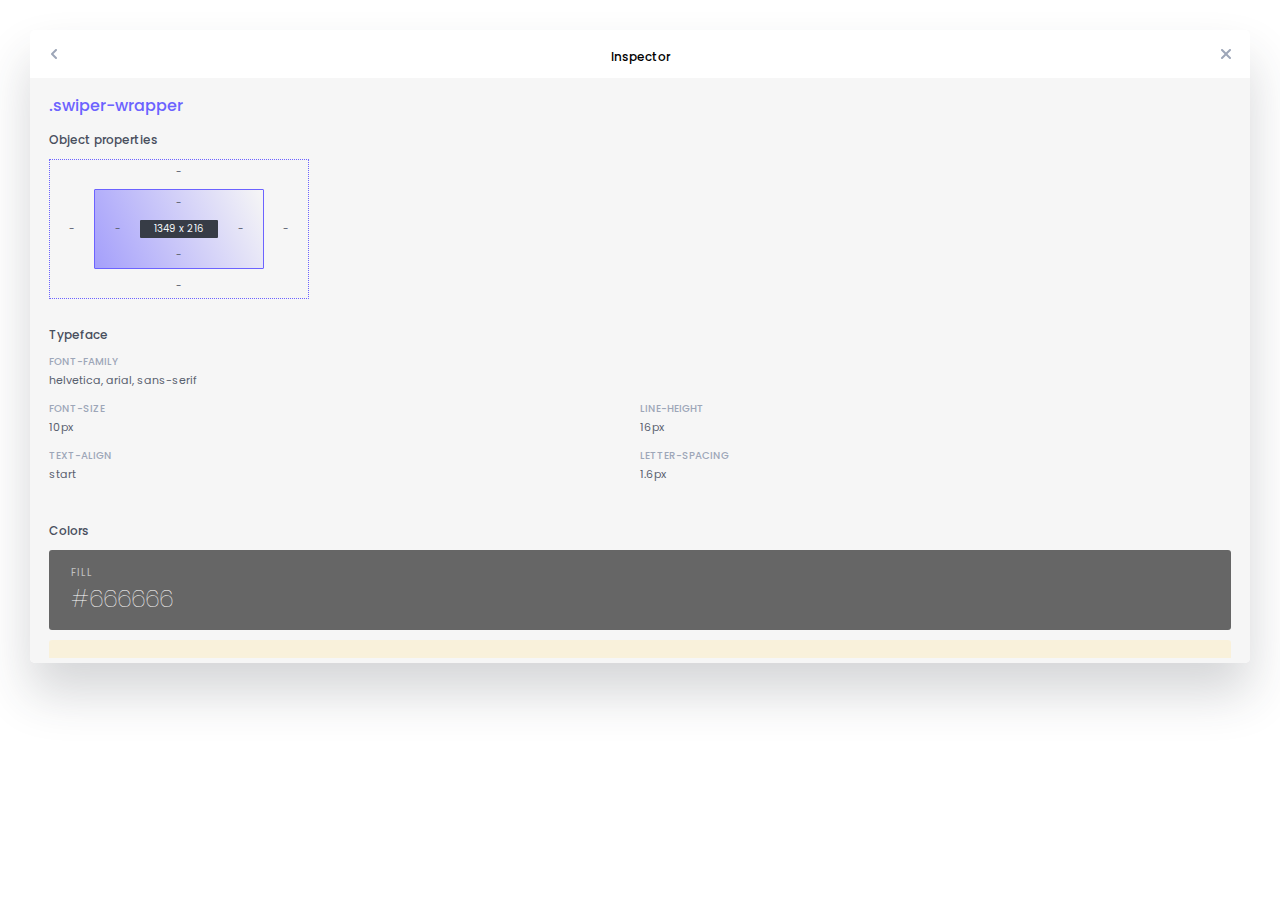
<file: images/in6_files/saved_resource(1).html>
<!-- saved from url=(0011)about:blank -->
<html><head><meta http-equiv="Content-Type" content="text/html; charset=UTF-8"><style type="text/css">@import url(https://fonts.googleapis.com/css?family=Poppins:300,400,500&subset=latin-ext);.header {
    text-align: center;
    padding: 14px;
    position: relative;
    line-height: 1.5rem;
}

.header h3 {
    font-size: 1.2rem;
    color: black;
    margin-top: 5px;
}

.header__back, .header__close {
    position: absolute;
    display: flex;
    justify-content: center;
    align-items: center;
    top: 0;
    width: 48px;
    height: 48px;
    cursor: pointer;
    fill: #9da6b8;
}

.header__back {
    left: 0;
}

.header__close {
    right: 0;
}.inspector {
    background: white;
    border-radius: 5px;
    box-shadow: 0 30px 50px 0 rgba(44,49,59,0.20);
    max-height: 675px;
    min-width: 310px;
}

.inspector__content {
    background: #f6f6f6;
    padding: 10px 19px;
    overflow-y: scroll;
    overflow-x: hidden;
    max-height: 560px;
}

.inspector__content--small {
    padding: 0;
    height: 545px;
}

html {
    font-size: 62.5%;
}

body {
    font-size: 1.1rem;
    color: #5a6170;
    font-family: "Poppins", sans-serif;
    margin: 30px;
}

h1, h2, h3, h4, h5, h6 {
    margin: 0;
    color: #9da6b8;
    font-family: "Poppins", sans-serif;
    font-weight: 500;
}

h4 {
    font-size: 1rem;
    text-transform: uppercase;
}.group-name {
    color: #6c63ff;
    padding: 5px 0 3px 0;
    font-size: 1.6rem;
}

.color-property {
    height: 80px;
    display: flex;
    align-items: center;
    justify-content: space-between;
}

.color-property:not(:first-child) {
    position: relative;
}

.color-property__group.color-property {
    position: relative;
    border-radius: 3px;
    margin: 10px 0;
}

.color-property:hover h1 {
    opacity: 0.8;
}

.color-property:hover .color-property--copy {
    opacity: 1;
}

.color-property--name-wrapper {
    margin-left: 22px;
}

.color-property--name {
    opacity: 0.6;
    letter-spacing: 1px;
    font-size: 1rem;
    text-transform: uppercase;
}

.color-property h1 {
    font-size: 2.4rem;
    font-weight: lighter;
}

.color-property--copy {
    margin: 6px 22px;
    padding: 12px;
    border-radius: 18px;
    opacity: 0;
    transition: all 0.5s;
    cursor: pointer;
}

.property {
    display: inline-block;
    width: 50%;
}

.property__wide {
    width: 100%;
}

.property__tall {
    margin-bottom: 5px;
}

.property__color, .property__asset {
    display: inline-block;
    width: 20px;
    height: 20px;
    transform: translateY(6px);
    margin-right: 5px;
    border-radius: 10px;
}

.property__asset {
    background-size: cover !important;
    background-position: center;
    flex-shrink: 0;
}

.property__asset-container {
    text-decoration: none;
    color: inherit;
    display: flex;
    align-items: center;
    padding: 0 19px;
    box-sizing: border-box;
}

.property__asset-container:hover {
    background: white;
}

.property__asset-description {
    overflow: hidden;
    text-overflow: ellipsis;
}

.property__value {
    margin: 2px 0 12px 0;
    display: inline-block;
}

.property-group__header {
    color: #484e5d;
    margin: 10px 0;
    font-size: 1.2rem;
}

.property-group {
    margin-bottom: 27px;
}

.og-image {
    width: 100%;
}

.box {
    display: flex;
    flex-direction: column;
    border-radius: 1px;
    font-size: 1rem;
    border-radius: 1px;
}

.box__margin {
    height: 138px;
    width: 258px;
    border: dotted 1px #6c63ff;
}

.box__padding {
    height: 78px;
    width: 168px !important;
    flex-shrink: 0;
    background-image: linear-gradient(65deg, rgba(107, 98, 255, 0.59), rgba(107, 98, 255, 0));
    border: solid 1px #6c63ff;
}

.box__node {
    color: #f4f6f9;
    background: #373c46;
    flex-shrink: 0;
    min-height: 18px;
    width: 78px !important;
}

.box__row {
    flex-direction: row;
    align-items: center;
}

.box > * {
    width: 100%;
    text-align: center;
}

.box:not(.box__row) {
    justify-content: space-around;
}

.round-handler {
    height: 5px;
    border-bottom-left-radius:5px;
    border-bottom-right-radius:5px;
    background-color: #f6f6f6;
}

.image-model__image {
    width: calc(100% + 38px);
    position: relative;
    left: -19px;
}

.image-model__name {
    margin-top: 30px;
    font-size: 1.4rem;
    font-weight: 500;
    color: #373c46;
}

.image-model__size {
    font-size: 1.4rem;
    color: #7c869b;
    margin-top: 12px;
}

.image-model__button {
    border-radius: 2px;
    background: #6c63ff;
    color: #ffffff;
    fill: #ffffff;
    border: none;
    outline: none;
    display: flex;
    padding: 12px 9px;
    cursor: pointer;
}
.image-model__button span {
    font-size: 10px;
    letter-spacing: 1.1px;
    margin-left: 7px;
    display: inline-block;
}

.image-model a {
    text-decoration: none;
}.tabs {
    list-style: none;
    padding: 0;
    margin: 0;
    display: flex;
    justify-content: space-around;
}

.tabs li {
    width: 100%;
}

.tab {
    display: inline-block;
    text-align: center;
    flex-grow: 1;
    padding: 16px 0;
    color: #9da6b8;
    fill: #9da6b8;
    cursor: pointer;
    width: 100%
}

.tab > div {
    position: relative;
    display: inline-block;
}

.tab > div:after {
    position: absolute;
    content: ' ';
    left: 2px;
    right: 2px;
    bottom: -8px;
}

.tab__active > div:after {
    border-bottom: 2px solid #6c63ff;
}

.tab:hover {
    background-color: rgba(243, 245, 249, 0.5);
}

.tab svg {
    min-height: 16px;
}

.tab__active {
    color: #6c63ff;
    fill: #6c63ff;
}

.inspector__tab--padding {
    padding: 10px 19px;
}.assets-container {
    width: 100%;
    display: flex;
    flex-wrap: wrap;
}

.asset {
    width: 50%;
    padding-bottom: 50%;
    overflow: hidden;
    margin:0;
    position: relative;
    background: url('data:image/svg+xml;utf8,<svg viewBox="0 0 2 2" xmlns="http://www.w3.org/2000/svg"><rect x="0" y="0" width="2" height="2" fill="#ffffff"/><rect x="1" y="0" width="1" height="1" fill="#f6f6f6"/><rect x="0" y="1" width="1" height="1" fill="#f6f6f6"/></svg>');
    background-size: 10px;
    will-change: transform;
}

.asset--properties {
    opacity: 0;
    transition: all 0.5s;
}

.asset--image {
    position: absolute;
    height: 100%;
    top: 50%;
    left: 50%;
    transform: translate(-50%, -50%);
}

.asset:hover .asset--properties {
    opacity: 1;
}
.asset:hover .asset--download {
    transform: translateY(0);
}

.asset:hover .asset--description {
    transform: translateY(0);
}

.asset--download {
    display: flex;
    align-items: center;
    position: absolute;
    background: #7d808e;
    text-decoration: none;
    color: white;
    fill: white;
    font-weight: bold;
    border-radius: 50px;
    left: 6px;
    top: 6px;
    padding: 2px 10px;
    transform: translateY(-30px);
    transition: all 0.5s;
}

.asset--download:hover {
    fill: #6c63ff;
    color: #373c46;
    background: white;
}

.asset--download > *:first-child {
    margin-right: 5px;
}

.asset__download > span {
    transform: translateY(1px);
}

.asset--description {
    position: absolute;
    overflow: hidden;
    left: 0;
    right: 0;
    bottom: 0;
    padding: 6px;
    background: rgba(0,0,0,0.5);
    transform: translateY(100%);
    transition: all 0.5s;
}


.asset--description__name {
    color: white;
    white-space: nowrap;
    overflow: hidden;
    word-break: keep-all;
    text-overflow: ellipsis;
}

.asset--description__size {
    color: #a7aaae;
}

.download-assets {
    position: absolute;
    font-weight: bold;
    color: #6c63ff;
    text-transform: none;
    top: 20px;
    cursor: pointer;
}.tooltip--wrapper {
    display: flex;
    flex-direction: column;
    align-items: center;
}

.tooltip {
    position: absolute;
    opacity: 0;
    transition: all 0.5s;
    color: #c6d0e4;
    display: flex;
    flex-direction: column;
    align-items: center;
    transform: translateY(-150%);
    pointer-events: none;
    font-weight: bold;
    font-size: 0.9rem;
    letter-spacing: 1px;
}

.tooltip--content {
    border-radius: 2px;
    padding: 6px 9px;
    background-color: #373c46;
    box-shadow: 0 4px 8px 0 rgba(44, 48, 59, 0.3);
    text-transform: uppercase;
}

.tooltip--wrapper:hover > .tooltip{
    opacity: 1;
    transform: translateY(-100%);
}

.tooltip:after {
    content: ' ';
    display: block;
    width: 0;
    height: 0;
    border-left: 5px solid transparent;
    border-right: 5px solid transparent;
    border-top: 5px solid #373c46;
}.notification--wrapper {
    position: relative;
    width: 100%;
    z-index: 100000;
}

.notification {
    opacity: 0;
    position: absolute;
    pointer-events: none;
    transition: all 0.5s;
    display: flex;
    overflow: hidden;
    justify-content: center;
    align-items: flex-start;
    width: 100%;
    min-height: 100px;
}

.notification__show {
    opacity: 1;
}

.notification--content {
    padding: 9px 10px;
    border-radius: 1px;
    background: #373c46;
    color: #c6d0e4;
    text-transform: uppercase;
    transition: all 0.5s;
    transform: translateY(-50%);
    font-weight: bold;
    font-size: 1rem;
    letter-spacing: 1px;
    box-shadow: 0 4px 9px 0 rgba(44, 48, 59, 0.6);
}

.notification__show .notification--content {
    transform: translateY(10px);
}.coffee {
    display: flex;
    align-items: center;
    background: #FFFFFF;
    /* Neutrals/N30 */
    
    border: 1px solid #E6E6E6;
    border-radius: 5px;
    padding: 12px;
    gap: 12px;

    text-decoration: none;
}

.coffee:hover {
    cursor: pointer;
    border-color: #7241FF;
}

.coffee:hover .coffee--icon-wrapper svg {
    fill: #7241FF !important;
}

.coffee--icon-wrapper {
    display: flex;
    flex-grow: 1;
    justify-content: flex-end;

    
}

.coffee--icon-wrapper svg {
    rotate: 180deg;
    fill: #999999
}

.coffee--text-wrapper {
    color: #1F1F1F;
}

.coffee--text-wrapper span {
    font-style: normal;
font-weight: 500;
font-size: 10px;
line-height: 100%;
/* identical to box height, or 10px */

letter-spacing: 0.06em;
text-transform: uppercase;

/* Neutrals/N60 */

color: #999999;
}

.coffee--text-wrapper h1 {
    font-style: normal;
font-weight: 400;
font-size: 14px;
line-height: 100%;
/* identical to box height, or 14px */

letter-spacing: 0.02em;

/* Neutrals/N100 */

color: #1F1F1F;
margin-top: 4px;
}
</style><script>var _gaq = _gaq || [];_gaq.push(['_setAccount', 'UA-89379171-1']);_gaq.push(['_trackPageview']);(function() {var ga = document.createElement('script'); ga.type = 'text/javascript'; ga.async = true;ga.src = 'https://ssl.google-analytics.com/ga.js';var s = document.getElementsByTagName('script')[0]; s.parentNode.insertBefore(ga, s);})();</script></head><body><div data-reactroot=""><div class="inspector"><div class="header"><div class="header__back"><div class="tooltip--wrapper"><div class="tooltip"><div class="tooltip--content">Back</div></div><div><!--?xml version="1.0" encoding="UTF-8"?-->
<svg width="6px" height="10px" viewBox="0 0 6 10" version="1.1" xmlns="http://www.w3.org/2000/svg" xmlns:xlink="http://www.w3.org/1999/xlink">
    <g id="CSS-Peeper-2.0" stroke="none" stroke-width="1" fill-rule="evenodd">
        <g id="csspeeper-icons" transform="translate(-425.000000, -353.000000)" fill-rule="nonzero">
            <path d="M430.707107,354.707107 C431.097631,354.316582 431.097631,353.683418 430.707107,353.292893 C430.316582,352.902369 429.683418,352.902369 429.292893,353.292893 L425.292893,357.292893 C424.902369,357.683418 424.902369,358.316582 425.292893,358.707107 L429.292893,362.707107 C429.683418,363.097631 430.316582,363.097631 430.707107,362.707107 C431.097631,362.316582 431.097631,361.683418 430.707107,361.292893 L427.414214,358 L430.707107,354.707107 Z" id="back-ico"></path>
        </g>
    </g>
</svg></div></div></div><h3>Inspector</h3><div class="header__close"><div class="tooltip--wrapper"><div class="tooltip"><div class="tooltip--content">Quit</div></div><div><!--?xml version="1.0" encoding="UTF-8"?-->
<svg width="10px" height="10px" viewBox="0 0 10 10" version="1.1" xmlns="http://www.w3.org/2000/svg" xmlns:xlink="http://www.w3.org/1999/xlink">
    <g id="CSS-Peeper-2.0" stroke="none" stroke-width="1" fill-rule="evenodd">
        <g id="csspeeper-icons" transform="translate(-350.000000, -272.000000)" fill-rule="nonzero">
            <path d="M356.414214,277 L359.707107,273.707107 C360.097631,273.316582 360.097631,272.683418 359.707107,272.292893 C359.316582,271.902369 358.683418,271.902369 358.292893,272.292893 L355,275.585786 L351.707107,272.292893 C351.316582,271.902369 350.683418,271.902369 350.292893,272.292893 C349.902369,272.683418 349.902369,273.316582 350.292893,273.707107 L353.585786,277 L350.292893,280.292893 C349.902369,280.683418 349.902369,281.316582 350.292893,281.707107 C350.683418,282.097631 351.316582,282.097631 351.707107,281.707107 L355,278.414214 L358.292893,281.707107 C358.683418,282.097631 359.316582,282.097631 359.707107,281.707107 C360.097631,281.316582 360.097631,280.683418 359.707107,280.292893 L356.414214,277 Z" id="close-ico"></path>
        </g>
    </g>
</svg></div></div></div></div><div class="notification--wrapper"><div class="notification "><div class="notification--content"></div></div></div><section><div class="inspector__content"><h2 class="group-name">.swiper-wrapper</h2><section class="property-group"><h3 class="property-group__header">Object properties</h3><div><div class="box box__margin"><div><!-- react-text: 342 -->-<!-- /react-text --></div><div class="box box__row"><div><!-- react-text: 345 -->-<!-- /react-text --></div><div class="box box__padding"><div><!-- react-text: 348 -->-<!-- /react-text --></div><div class="box box__row"><div><!-- react-text: 351 -->-<!-- /react-text --></div><div class="box box__node"><!-- react-text: 353 -->1349<!-- /react-text --><!-- react-text: 354 --> x <!-- /react-text --><!-- react-text: 355 -->216<!-- /react-text --></div><div><!-- react-text: 357 -->-<!-- /react-text --></div></div><div><!-- react-text: 359 -->-<!-- /react-text --></div></div><div><!-- react-text: 361 -->-<!-- /react-text --></div></div><div><!-- react-text: 363 -->-<!-- /react-text --></div></div></div></section><section class="property-group"><h3 class="property-group__header">Typeface</h3><div><div class="property property__wide"><h4>font-family</h4><span class="property__value">helvetica, arial, sans-serif</span></div><div class="property"><h4>font-size</h4><span class="property__value">10px</span></div><div class="property"><h4>line-height</h4><span class="property__value">16px</span></div><div class="property"><h4>text-align</h4><span class="property__value">start</span></div><div class="property"><h4>letter-spacing</h4><span class="property__value">1.6px</span></div></div></section><section class="property-group"><h3 class="property-group__header">Colors</h3><div><div class="color-property color-property__group" style="background: rgb(102, 102, 102);"><div class="color-property--name-wrapper"><span class="color-property--name" style="color: white;">Fill</span><h1 style="color: white;">#666666</h1></div><div class="tooltip--wrapper"><div class="tooltip"><div class="tooltip--content">COPY</div></div><div class="color-property--copy" style="fill: rgb(102, 102, 102); background: white;"><div><!--?xml version="1.0" encoding="UTF-8"?-->
<svg width="12px" height="12px" viewBox="0 0 12 12" version="1.1" xmlns="http://www.w3.org/2000/svg" xmlns:xlink="http://www.w3.org/1999/xlink">
    <g id="CSS-Peeper-2.0" stroke="none" stroke-width="1" fill-rule="evenodd">
        <g id="csspeeper-icons" transform="translate(-424.000000, -272.000000)">
            <path d="M429.625,276.125 L431.875,278.375 L428.5,281.75 C428.5,281.75 427,282.2 427,282.5 C427,283.325 426.325,284 425.5,284 C424.675,284 424,283.325 424,282.5 C424,281.675 424.675,281 425.5,281 C425.8,281 426.25,279.5 426.25,279.5 L429.625,276.125 Z M434.425,275.825 L435.925,277.325 L434.5,278.75 L429.25,273.5 L430.675,272.075 L432.175,273.575 L433.3,272.45 C433.9,271.85 434.95,271.85 435.55,272.45 C436.15,273.05 436.15,274.1 435.55,274.7 L434.425,275.825 Z" id="colorpicker-ico"></path>
        </g>
    </g>
</svg></div></div></div></div><div class="color-property color-property__group" style="background: rgb(249, 241, 219);"><div class="color-property--name-wrapper"><span class="color-property--name" style="color: black;">Background</span><h1 style="color: black;">#f9f1db</h1></div><div class="tooltip--wrapper"><div class="tooltip"><div class="tooltip--content">COPY</div></div><div class="color-property--copy" style="fill: rgb(249, 241, 219); background: black;"><div><!--?xml version="1.0" encoding="UTF-8"?-->
<svg width="12px" height="12px" viewBox="0 0 12 12" version="1.1" xmlns="http://www.w3.org/2000/svg" xmlns:xlink="http://www.w3.org/1999/xlink">
    <g id="CSS-Peeper-2.0" stroke="none" stroke-width="1" fill-rule="evenodd">
        <g id="csspeeper-icons" transform="translate(-424.000000, -272.000000)">
            <path d="M429.625,276.125 L431.875,278.375 L428.5,281.75 C428.5,281.75 427,282.2 427,282.5 C427,283.325 426.325,284 425.5,284 C424.675,284 424,283.325 424,282.5 C424,281.675 424.675,281 425.5,281 C425.8,281 426.25,279.5 426.25,279.5 L429.625,276.125 Z M434.425,275.825 L435.925,277.325 L434.5,278.75 L429.25,273.5 L430.675,272.075 L432.175,273.575 L433.3,272.45 C433.9,271.85 434.95,271.85 435.55,272.45 C436.15,273.05 436.15,274.1 435.55,274.7 L434.425,275.825 Z" id="colorpicker-ico"></path>
        </g>
    </g>
</svg></div></div></div></div></div></section><div></div></div></section><div class="round-handler"></div></div></div></body></html>
</file>
<file: style.css>
*
{
margin: 0; 
}
.nav
{
    height: 162px;
    width: 100%;    
    display: flex; 
     
}
#bgg
{
    background-image: linear-gradient(90deg,rgb(234,173,2),rgb(248,235,200),rgb(234,173,2));
}
.logo
{
    height: 162px;
    width: auto;
    flex-grow: 1; 
}
.logo img
{
    padding: 32px 0px 32px 40px;
}
.nav-items
{
    
    width: 1077px;
    height: 162px;
}
.nav-items-sub
{
    width: 1077px;
    height: 119px;
    margin: 0px 0px 43px 0px;

    display: flex;
    flex-direction: column;
}
.nav-items-sub-where-to
{
    height: 42px;

    display: flex;
    justify-content: flex-end;
    align-items: center;
    font-family: Arial, Helvetica, sans-serif;
    font-size: 10px;
    color: rgb(49, 18, 9);
}

.nav-items-sub-where-to h2
{
    padding: 10px 15px 10px 15px;
} 
.nav-items-sub-where-to h2:hover
{
    color: rgb(94, 37, 23);
}
.nav-items-sub-our-choco
{
    flex-grow: 1;
    height: 77px;
    display: flex;
    align-items: center;
    font-size: 18px;
    font-family: Arial, Helvetica, sans-serif;

}
.nav-items-sub-our-choco h2
{
    font-size: 18px;
    font-weight: 800;
    font-family: Arial, Helvetica, sans-serif;
    padding: 38px 30px 21px 20px;
    color: rgb(49, 18, 9);
    
}
.nav-items-sub-our-choco h2:hover
{
    color: rgb(94, 37, 23);
}
.s-p
{
    padding-right: 40px;
    display: flex;
    align-items: center;
    
}
.s-p h2
{
    padding: 0;
    padding-right:8px ;

}
.s-p svg
{
    width: 20px;
    height: 20px;
}
.v-line
{
    border-left: 1px solid rgb(37, 13, 7);
    height: 42px;
    position: absolute;
    left: 81%;
    margin-left: -3px;
    top: 0;
}
.main-pic
{
    height: 520px;
    position: relative;
}
.main-pic img
{
    width: 1349px;
    height: 520px;
}
.text-main
{
position: absolute;
top: 100px;
left: 40px;
line-height: 1.5;
}
.text-main h3
{
    font-family: Arial, Helvetica, sans-serif;
    font-size: 18px;
    color: white;
}
.text-main h1
{
    font-family: Arial, Helvetica, sans-serif;
    font-size: 64px;
    font-weight: 900;
    color: white;
}
.hang-main
{
    height: 660px;
    width: 1349px;
    background-color: rgb(90,192,245);
    display: flex;
    justify-content: space-between;
    align-items: center;
}
.hang-main-in
{
    height: 674px;
    width: 594px;

    display: flex;
    flex-direction: column;
}
.part2
{
    padding-top: 100px;
}
.part2 button
{
    width: min-content;
    margin-top: 20px;
}
.part2 h4
{
    margin-top: 140px;
    font-size: 16px;
    color: white;
}
.part2 h2
{
    font-size: 64px;
    color: white;
    margin-top: 20px;
}
.manja
{
    height: 172px;
    background-color: #eaac00;
    display: flex;
    justify-content:center ;
    align-items: center;
}
.manja-in
{
    height: 92px;
    width: 1037px;
    line-height: 1.6;
    display: flex;
    align-items: center;
    justify-content: center;
    flex-direction: column;
}
.manja-in h2
{
    font-size: 20px;
    color: #490f00;
    line-height: 2.5;
    font-family: Arial, Helvetica, sans-serif;
}
.tot-div
{
    width: 1349px;
    height: 177px;
}
.left-right
{
    height: 467px;
    display: flex;
    justify-content:space-between;
    align-items: center;
    margin-top: 40px;
}
.lf
{
    width: 489px;
    height: 407px;

    display: flex;
    flex-direction: column;
    
}
.left
{
    margin-left: 107px;
    display: flex;
    flex-direction: column;
    justify-content: center;
    align-items: center;
   
}
.left img
{
    margin-top: -40px;
}

.right img
{
    margin-top: -40px;
}

.right
{
    margin-right: 107px;
    display: flex;
    flex-direction: column;
    justify-content: center;
    align-items: center;
}
#newb
{
    margin-top: 10px;
    width: min-content;
}
.right h1
{
    text-align: center;
    padding-top: 30px; 
    color: #420808; 
   
}
.left h1
{
    text-align: center;
    padding-top: 30px;
    color: #420808; 
}
.right h1:hover
{
    color: #4e2f2f;
}

.left h1:hover
{
    color: #4e2f2f;
}
.menu
{
    height: 750px;
    background-color: aqua;
    position: relative;
    display: grid;
}
.menu
{
    position: relative;
    display: flex;
    justify-content: space-between;
    

    
}
#newimg
{
    filter: brightness(0.4);
    width: 1349px;
    height: 100;
}
.over
{
    position: absolute;
    
    width: 974px;
    height: 304px;
    display: grid;
    align-items: center;
    justify-content: center;
    top: 200px;

}
.over h1
{
    text-align: center;
    color: white;
    font-size: 60px;
}
.over h3
{
    color: #FFF;
    margin-left: 260px;
}
.over button
{
    margin-left: 250px;
}
.over-2
{
    display: flex;
    flex-direction: column;
    justify-content: space-between;
    align-items: center;
    position: absolute;
    width: 315px;
    height: 520px;
    right: 60px;
    top: 110px;
    border-radius: 5px;
    background-image: linear-gradient(180deg,rgb(234,173,2),rgb(248,235,200),rgb(234,173,2));
}
.over-2:hover
{
    background-image: linear-gradient(180deg,rgb(255, 0, 0),rgb(255, 0, 0),rgb(255, 0, 0));
    transition: 3s;
    
}
.over-2 img
{
    height: 255px;
    width: 255px;
}
.over-2 img:hover
{
    transform: scale(1.1);
    transition: 2s;
}
.over-2 h2,h1
{
    font-family: Arial, Helvetica, sans-serif;
    color: #ffffff;
}
.buttons1 button
{
    color: #FFF;
    background-color: #500d0d;
    border: 0px;
    border-radius: 10px;
    padding: 18px 0px;
    margin-bottom: 20px;
  
    font-family: "Lucida Console", Monaco, monospace;
    font-size: 14px;
    letter-spacing: 1px;
    cursor: pointer;
    box-shadow: inset 0 0 0 0 #420808;
    -webkit-transition: ease-out 0.4s;
    -moz-transition: ease-out 0.4s;
    transition: ease-out 0.3s;
    width: 120px;

}
.buttons1 button:hover
{
    box-shadow: inset 0 100px 0 0 #ffffff;
    color: #420808; 
}
.new-div
{
    height: 600px;
    width: auto;
    background-color: rgb(249,241,219);
    margin-top: -5px;
    display: flex;
    align-items: center;
    justify-content: space-around;
}
.new-div-sub
{
    width: 489px;
    height: 468px;

    display: flex;
    flex-direction: column;
    justify-content: center;
    align-items: center;
    text-align: center;
    font-size: small;
}
.new-div-sub h1,h3
{
    padding-top: 20px;
    color: rgb(73,15,0);
}
.new-div-sub button
{
  margin-top: 10px;
}
.new-div-sub img:hover
{
    transform: scale(1.1);
    transition: 1s;
}
.parallax
{

    background-color: #420808;
    /* The image used */
  background-image: url("./images/Twix_LoveParallax-16x9.avif");

  /* Set a specific height */
  min-height: 438px; 

  /* Create the parallax scrolling effect */
  background-attachment: fixed;
  background-position: center;
  background-repeat: no-repeat;
  background-size: cover;
}
.instaposts
{
    height: 350px;
    background-color: rgb(249,241,219);
}
.total-inst
{
    height: 216px;
    background-color: rgb(249,241,219);
    display: flex;
    justify-content: space-around;
    align-items: center;
    margin-left: 20px;
    display: relative;
    margin-top: -10px;
}
.container-inst
{
    height: 216px;
    width: 216px;
    margin-top: 50px;

    position: relative;
    
}
.container-inst img 
{
    border-radius: 10px;
    filter: brightness(80%);
}
.container-inst svg
{
    position: absolute;
    height: 20px;
    width: 20px;
    fill: white;
    left: 10px;    
    top: 20px;
}
rect
{
    color: #420808;
}
.footer
{
    height: 460px;
    margin-top: -10px;
    background-color:rgb(230,43,30);
    display: flex;
    flex-wrap: wrap;

}
.followus
{
    height: 146px;
    width: 418px;

}
.note
{
    width: 837px;
    height: 155px;

}
.freespace
{
    width: 418px;
    height: 100px;

    margin-top: -78px;
}
.market
{
    width: 837px;
    height: 125px;

    margin-top: -90px;
}
.followus
{
    display: flex;
    flex-direction: column;
}
.socials
{
    width: 418px;
    height: 25px;

    display: flex;
    gap: 30px;
    padding-left: 40px;
    padding-top: 20px;
}
.followus h1
{
    fill: white;
    font-size: 18px;
    margin-left: 40px;
    padding-top: 20px;
}
.note
{
    color: #FFF;
    font-size: 18px;
}
.note table
{
    padding-top: 20px;
}
td
{
padding: 0px 100px 10px 10px;
}
p
{
    color: white;
}
.line
{
    border-bottom: 1px solid white;
    width: 1200px;
    height: 1px;
    position: absolute;
    margin-top: 270px;
    margin-left: 60px;
}
.market
{
    margin-bottom: 100px;
}
.end-footer
{
    margin-top: 30px;
    display: flex;
    flex-direction: column;
    width: 1000px;
}
.end-footer button
{
    width: max-content;
    background-color: rgb(230,43,30);
    border: 2px solid rgb(255, 255, 255);
    color: white;
    font-size: 18px;
    width: 157px;
    height: 54px;
    border-radius: 5px;
}



.end-footer button {
    --color: #ffff;
    font-family: inherit;
    display: inline-block;
    width: 9em;
    height: 3em;
    line-height: 2.5em;
    overflow: hidden;
    margin: 20px;
    font-size: 17px;
    z-index: 1;
    color: var(--color);
    border: 2px solid var(--color);
    border-radius: 6px;
    position: relative;
  }
  
  button::before {
    position: absolute;
    content: "";
    background: var(--color);
    width: 150px;
    height: 200px;
    z-index: -1;
    border-radius: 50%;
  }
  
  button:hover {
    color: rgb(0, 0, 0);
  }
  
  button:before {
    top: 100%;
    left: 100%;
    transition: .3s all;
  }
  
  button:hover::before {
    top: -30px;
    left: -30px;
  }





































.button_slide {
    color: #FFF;
    background-color: #500d0d;
    border: 0px;
    border-radius: 10px;
    padding: 18px 36px;
    display: inline-block;
    font-family: "Lucida Console", Monaco, monospace;
    font-size: 14px;
    letter-spacing: 1px;
    cursor: pointer;
    box-shadow: inset 0 0 0 0 #420808;
    -webkit-transition: ease-out 0.4s;
    -moz-transition: ease-out 0.4s;
    transition: ease-out 0.3s;
  }
  
  .button_slide:hover {
    box-shadow: inset 0 100px 0 0 #ffffff;
    color: #420808;
  }
</file>
